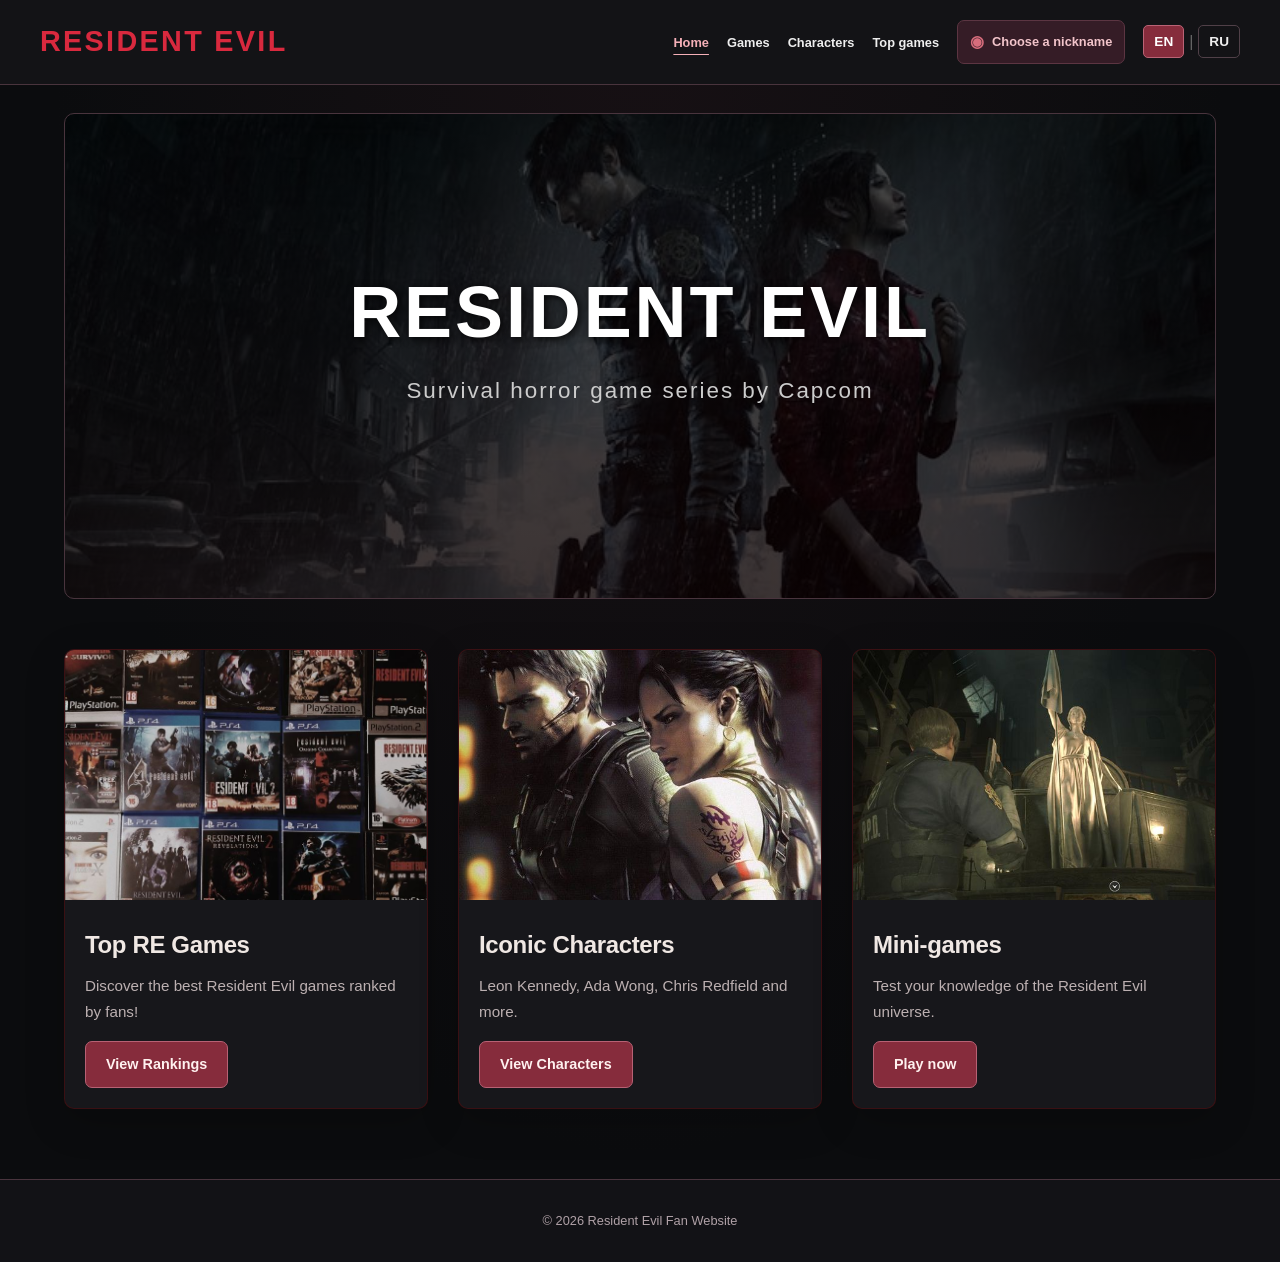
<file: index.html>
<!DOCTYPE html>
<html lang="en">
<head>
  <meta charset="UTF-8">
  <!-- Apply saved UI before the first visible frame, including slow loads. -->
  <script>document.documentElement.dataset.uiReady = 'false';</script>
  <style>html[data-ui-ready="false"] body { visibility: hidden; }</style>
  <meta name="viewport" content="width=device-width, initial-scale=1.0">
  <title>Resident Evil Series</title>
  <link rel="stylesheet" href="style.css">
  <link rel="stylesheet" href="site.css">
  <script defer blocking="render" src="script.js"></script>
  <script defer blocking="render" src="lang.js"></script>
  <script defer blocking="render" src="site-shell.js"></script>
  <script defer blocking="render" src="transition.js"></script>
  <script defer blocking="render" src="ui-ready.js"></script>
</head>
<body>

<header>
  <nav aria-label="Main navigation">
    <h1><a href="index.html" class="site-brand">Resident Evil</a></h1>
    <ul>
      <li><a href="index.html" data-translate="nav-home">Home</a></li>
      <li><a href="games.html" data-translate="nav-games">Games</a></li>
      <li><a href="characters.html" data-translate="nav-characters">Characters</a></li>
      <li><a href="top-games.html" data-translate="nav-top">Top games</a></li>
      <li class="user-profile"><a href="register.html" class="profile-link"><span class="user-icon" aria-hidden="true">◉</span><span class="user-name">Choose a nickname</span></a></li>
      <li class="lang-switcher"><button type="button" onclick="setLang('en')" class="lang-btn" id="btn-en">EN</button><span aria-hidden="true">|</span><button type="button" onclick="setLang('ru')" class="lang-btn" id="btn-ru">RU</button></li>
    </ul>
  </nav>
</header>

<main>
  <section class="hero">
    <div class="hero-content">
      <h2 data-translate="hero-title">Resident Evil</h2>
      <p data-translate="hero-subtitle">Survival horror game series by Capcom</p>
    </div>
  </section>

  <section class="cards">
    <article class="card">
      <img src="assets/images/home/re(main).jpg" alt="Top RE Games">
      <div class="card-content">
        <h3 data-translate="card-topgames-title">Top RE Games</h3>
        <p data-translate="card-topgames-desc">Discover the best Resident Evil games ranked by fans!</p>
        <a href="top-games.html" class="card-btn" data-translate="card-topgames-btn">View Rankings</a>
      </div>
    </article>

    <article class="card">
      <img src="assets/images/home/characters(main).jpg" alt="Characters">
      <div class="card-content">
        <h3 data-translate="card-characters-title">Iconic Characters</h3>
        <p data-translate="card-characters-desc">Leon Kennedy, Ada Wong, Chris Redfield and more.</p>
        <a href="characters.html" class="card-btn" data-translate="card-characters-btn">View Characters</a>
      </div>
    </article>

    <article class="card">
      <img src="assets/images/home/storyline(main).jpg" alt="Storyline">
      <div class="card-content">
        <h3 data-translate="card-story-title">Storyline</h3>
        <p data-translate="card-story-desc">Deep storylines connected across multiple games.</p>
        <a href="games.html" class="card-btn" data-translate="card-story-btn">Read Story</a>
      </div>
    </article>
  </section>
</main>

<footer>
  <p data-translate="footer-text">© 2026 Resident Evil Fan Website</p>
</footer>




</body>
</html>
</file>
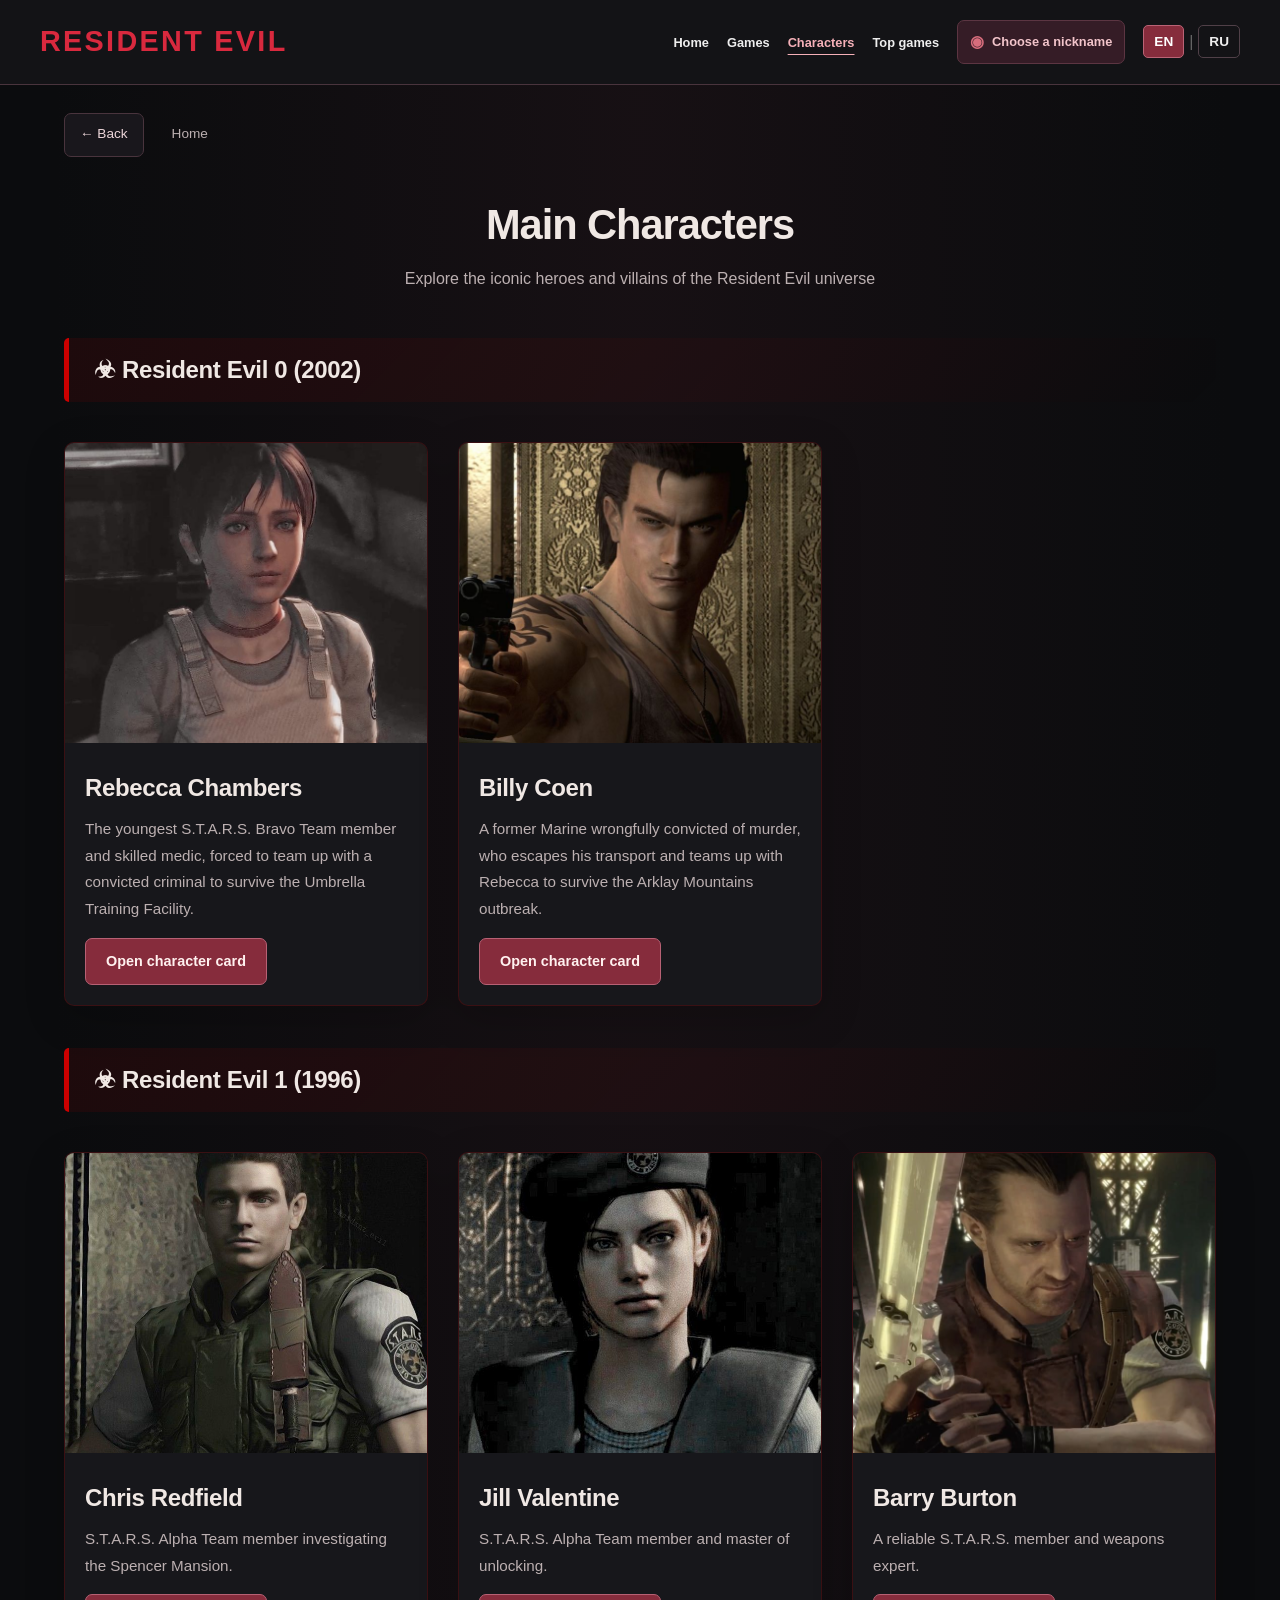
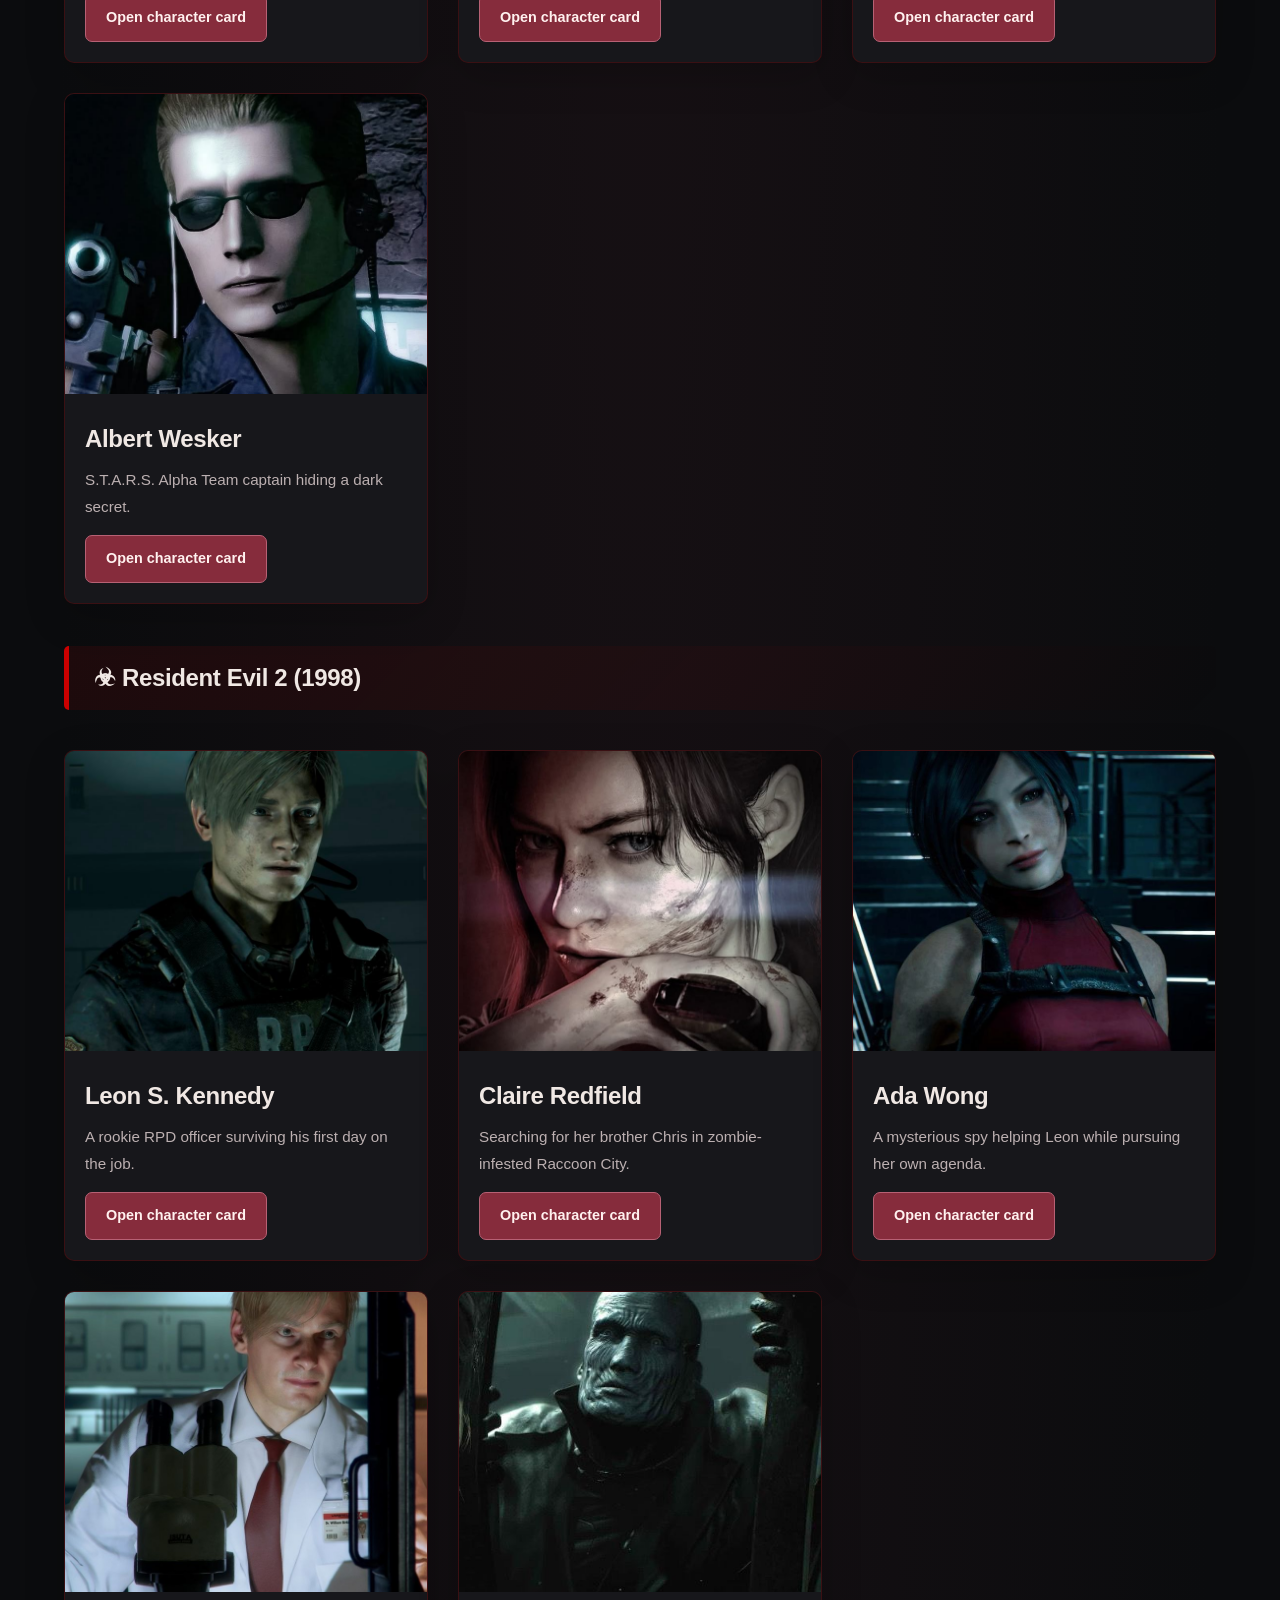
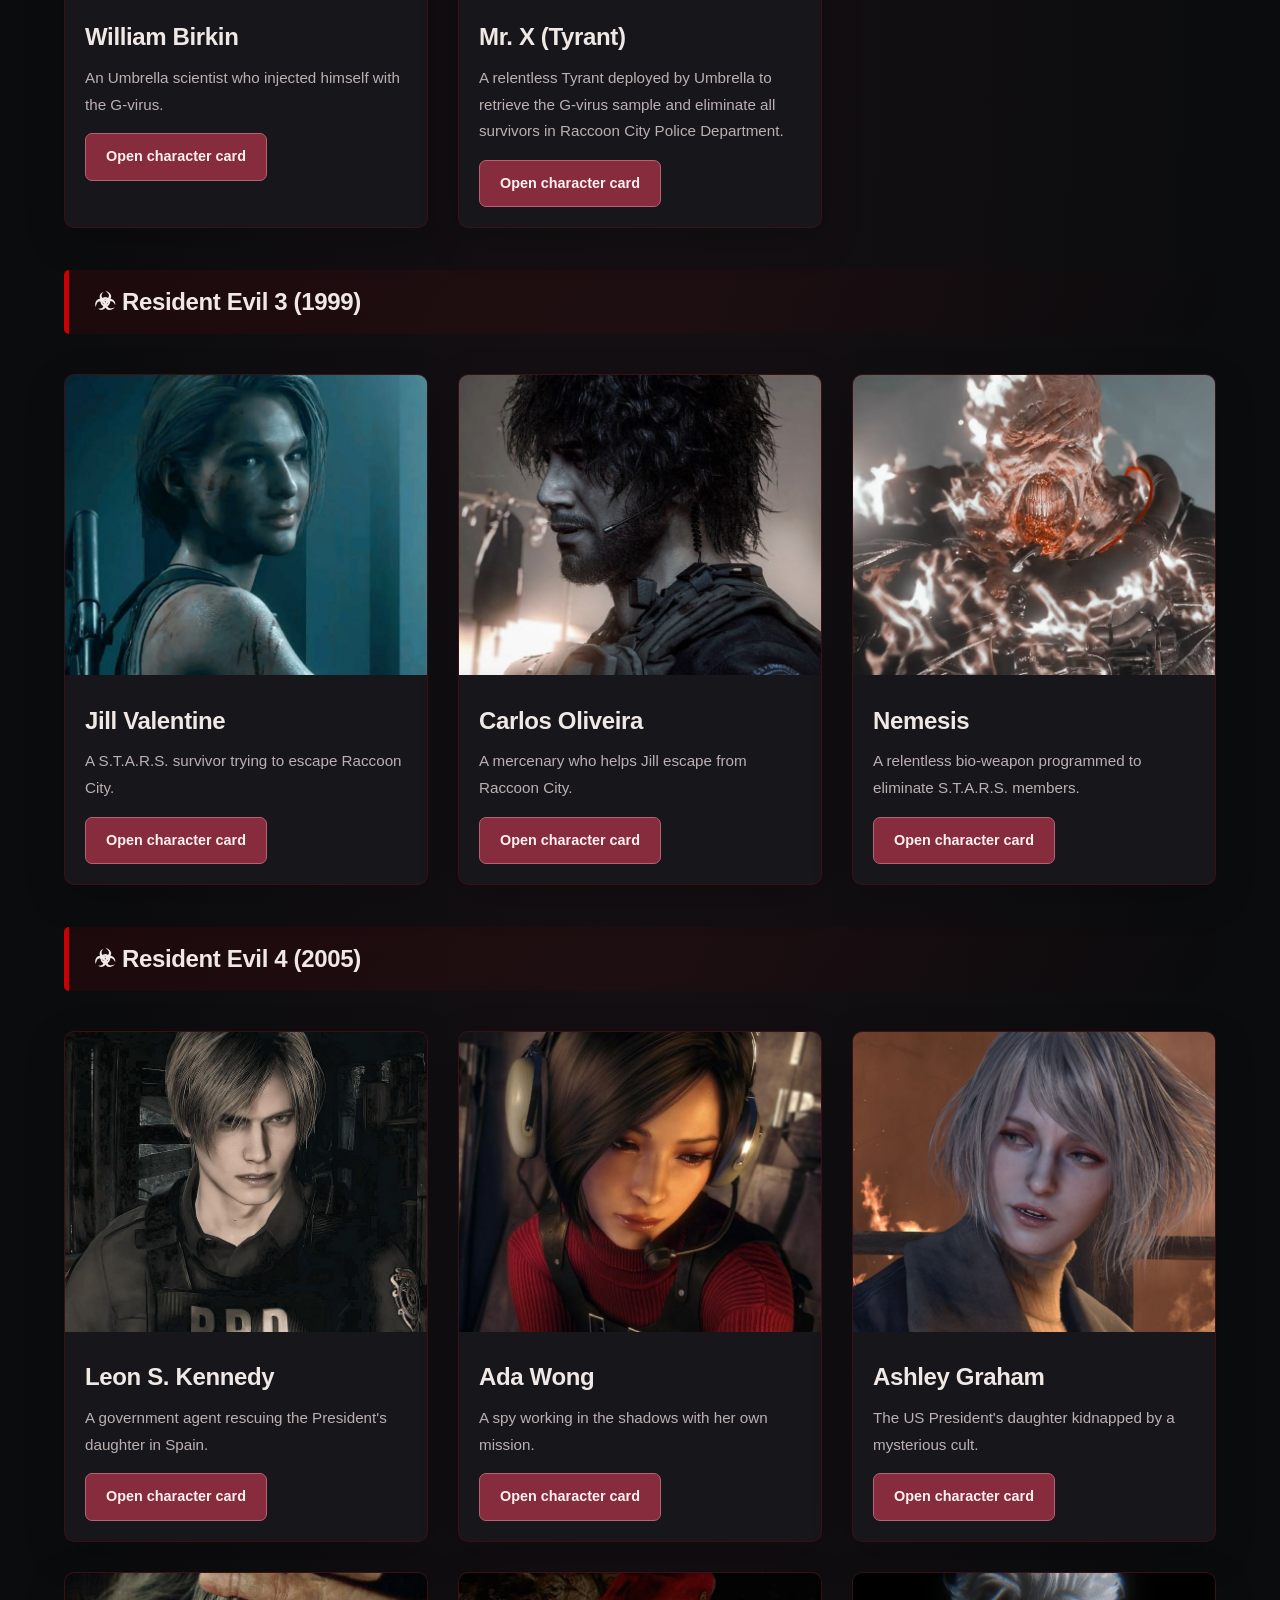
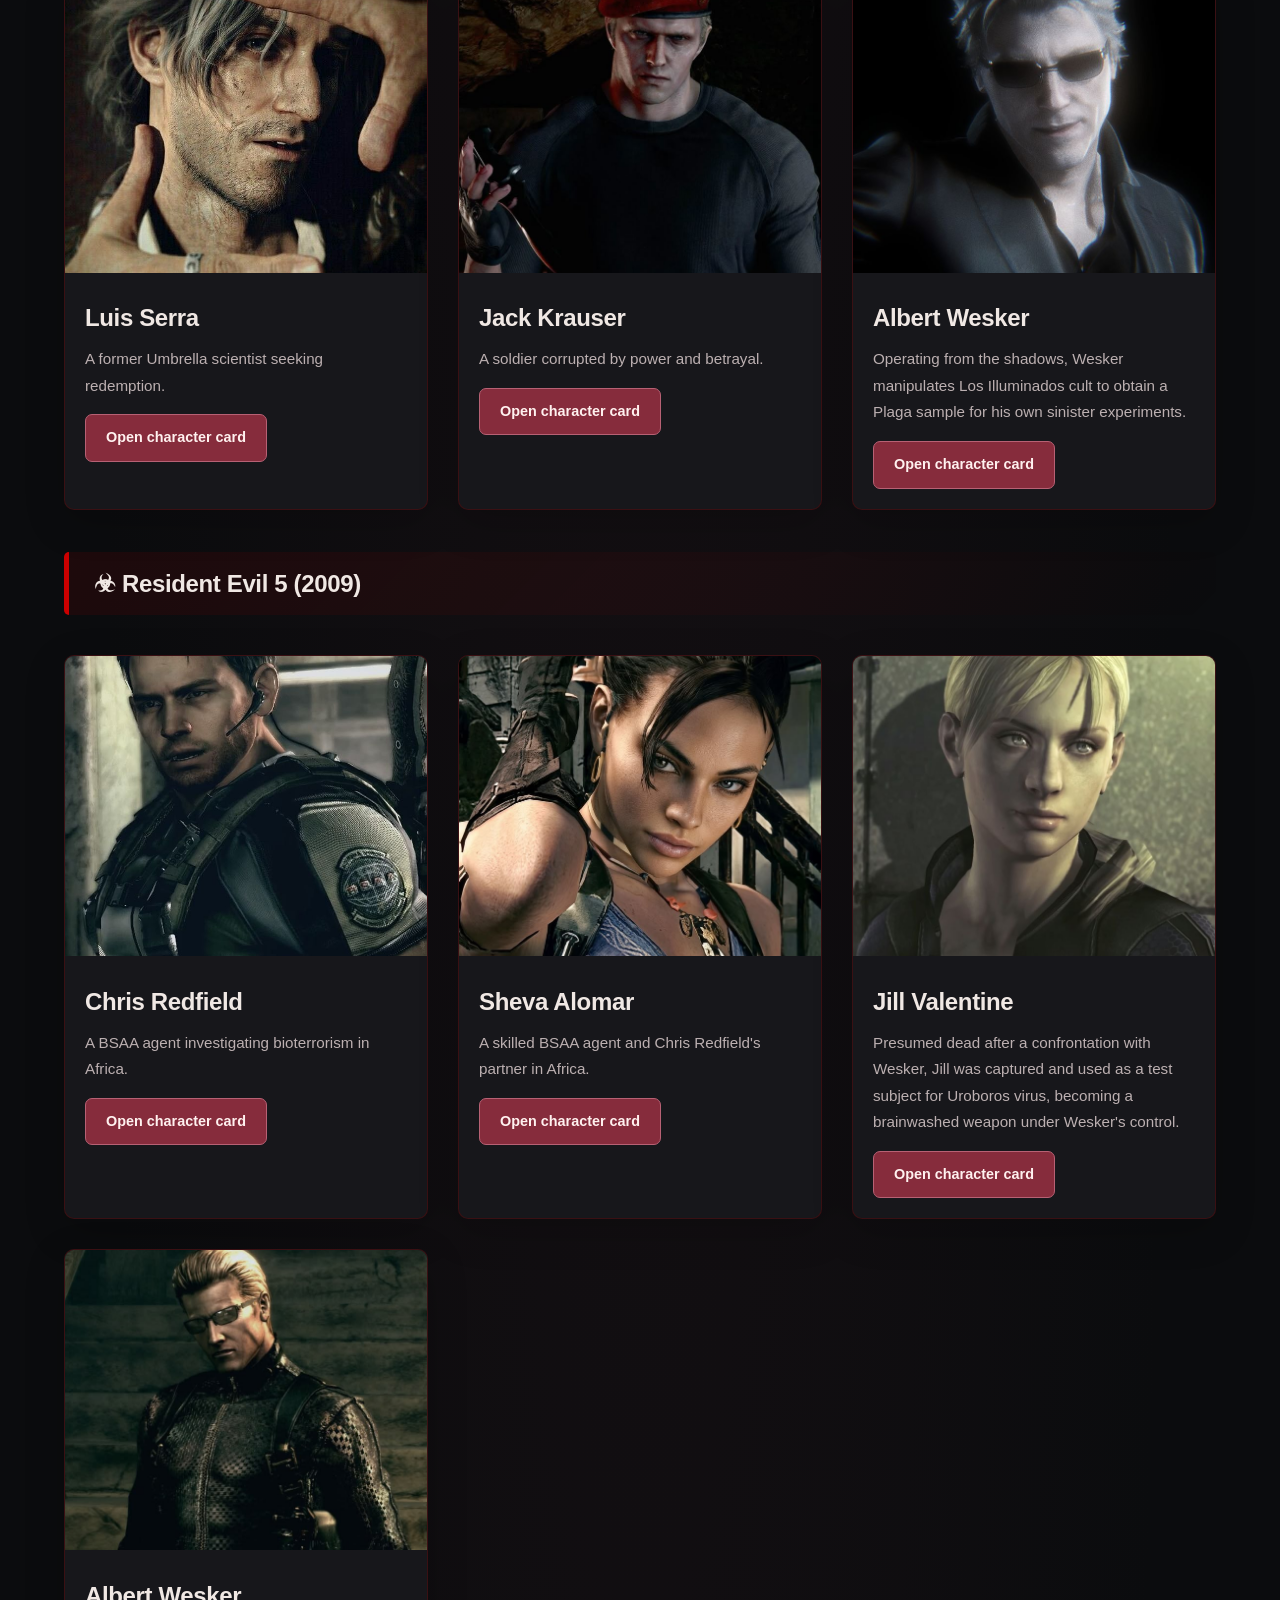
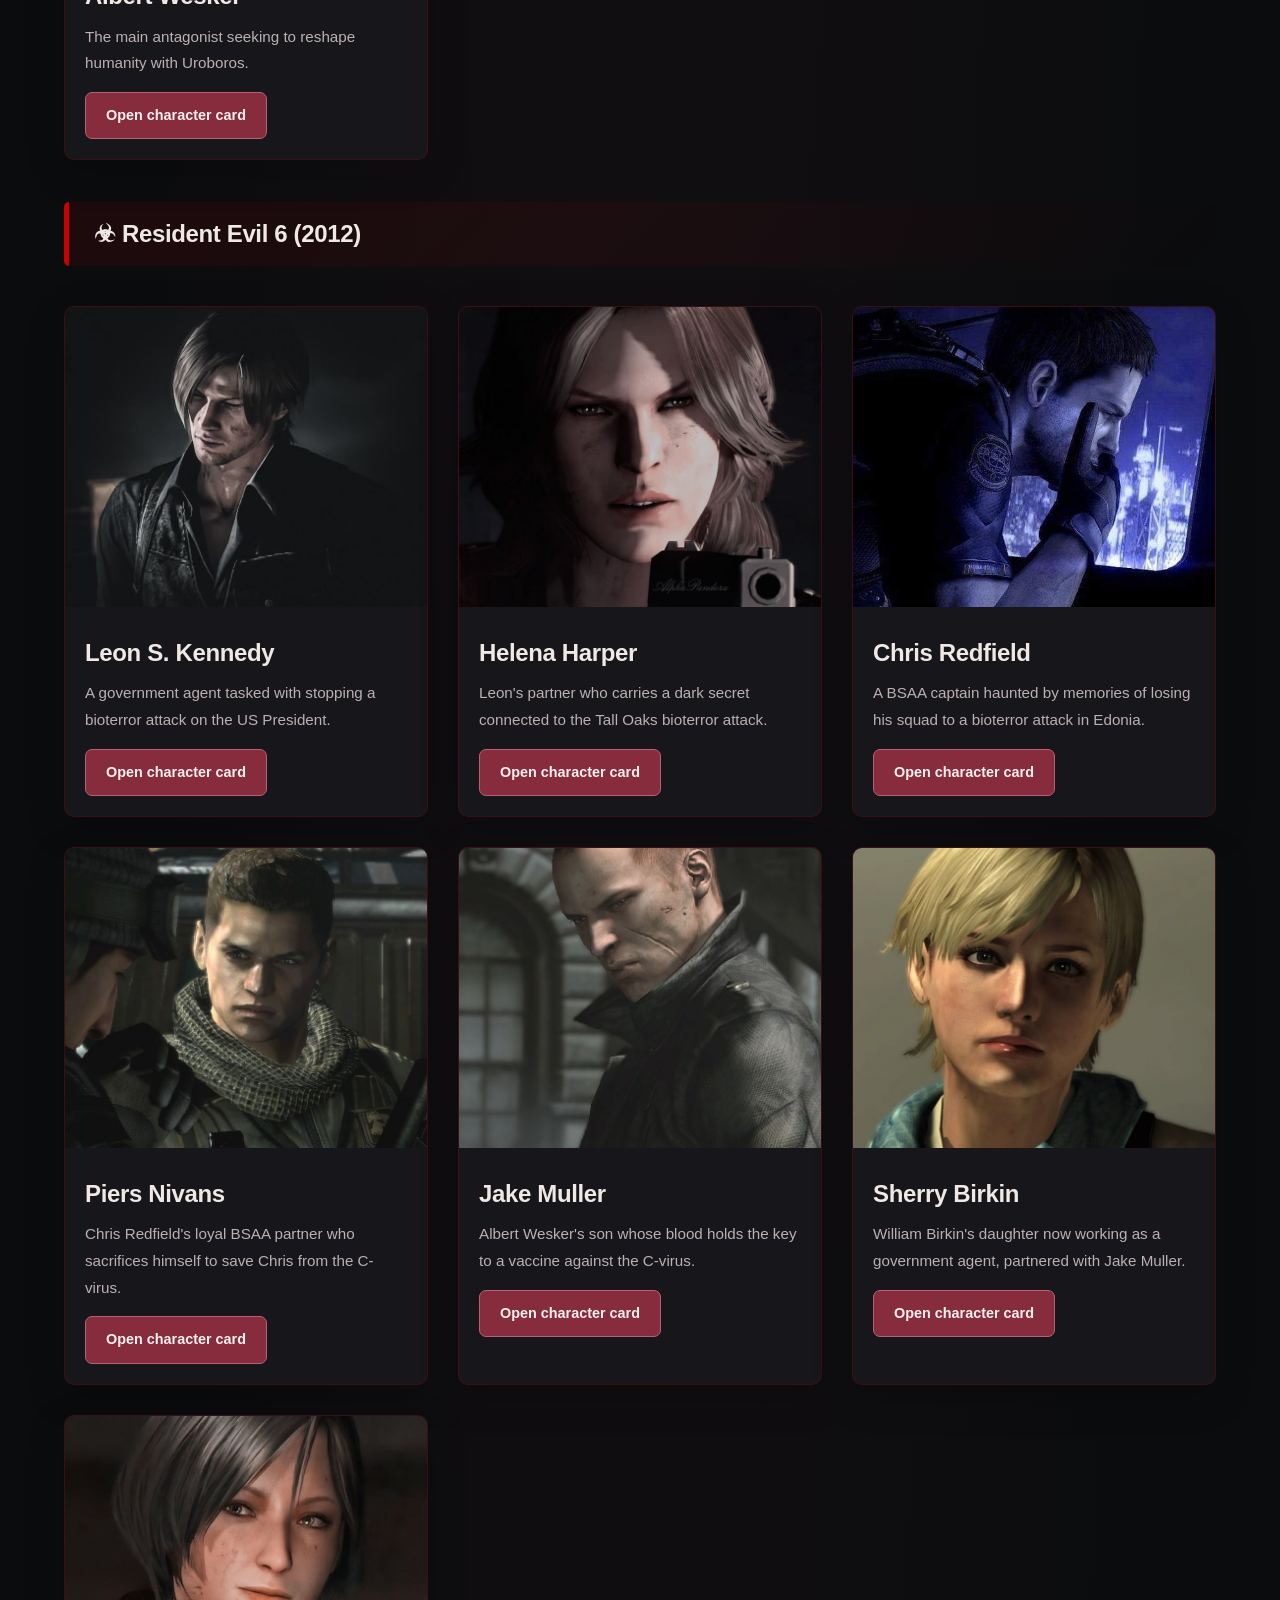
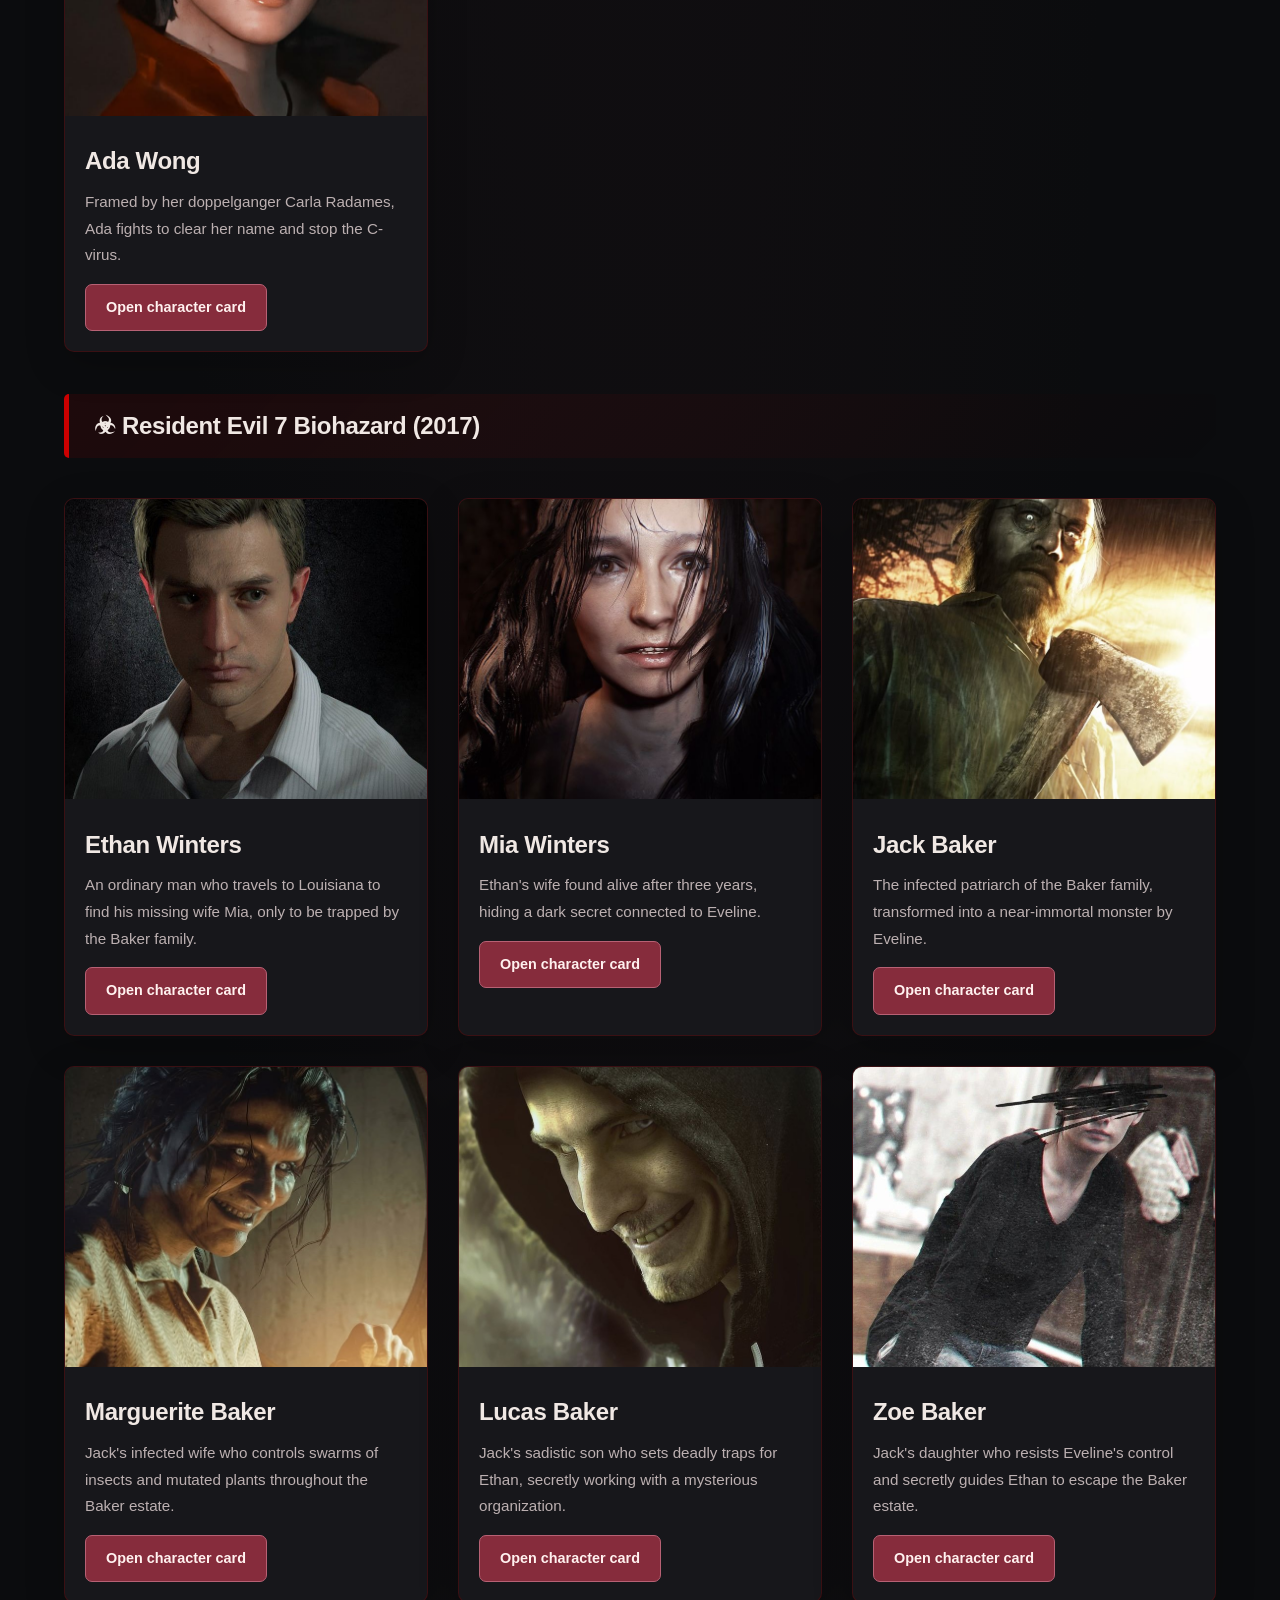
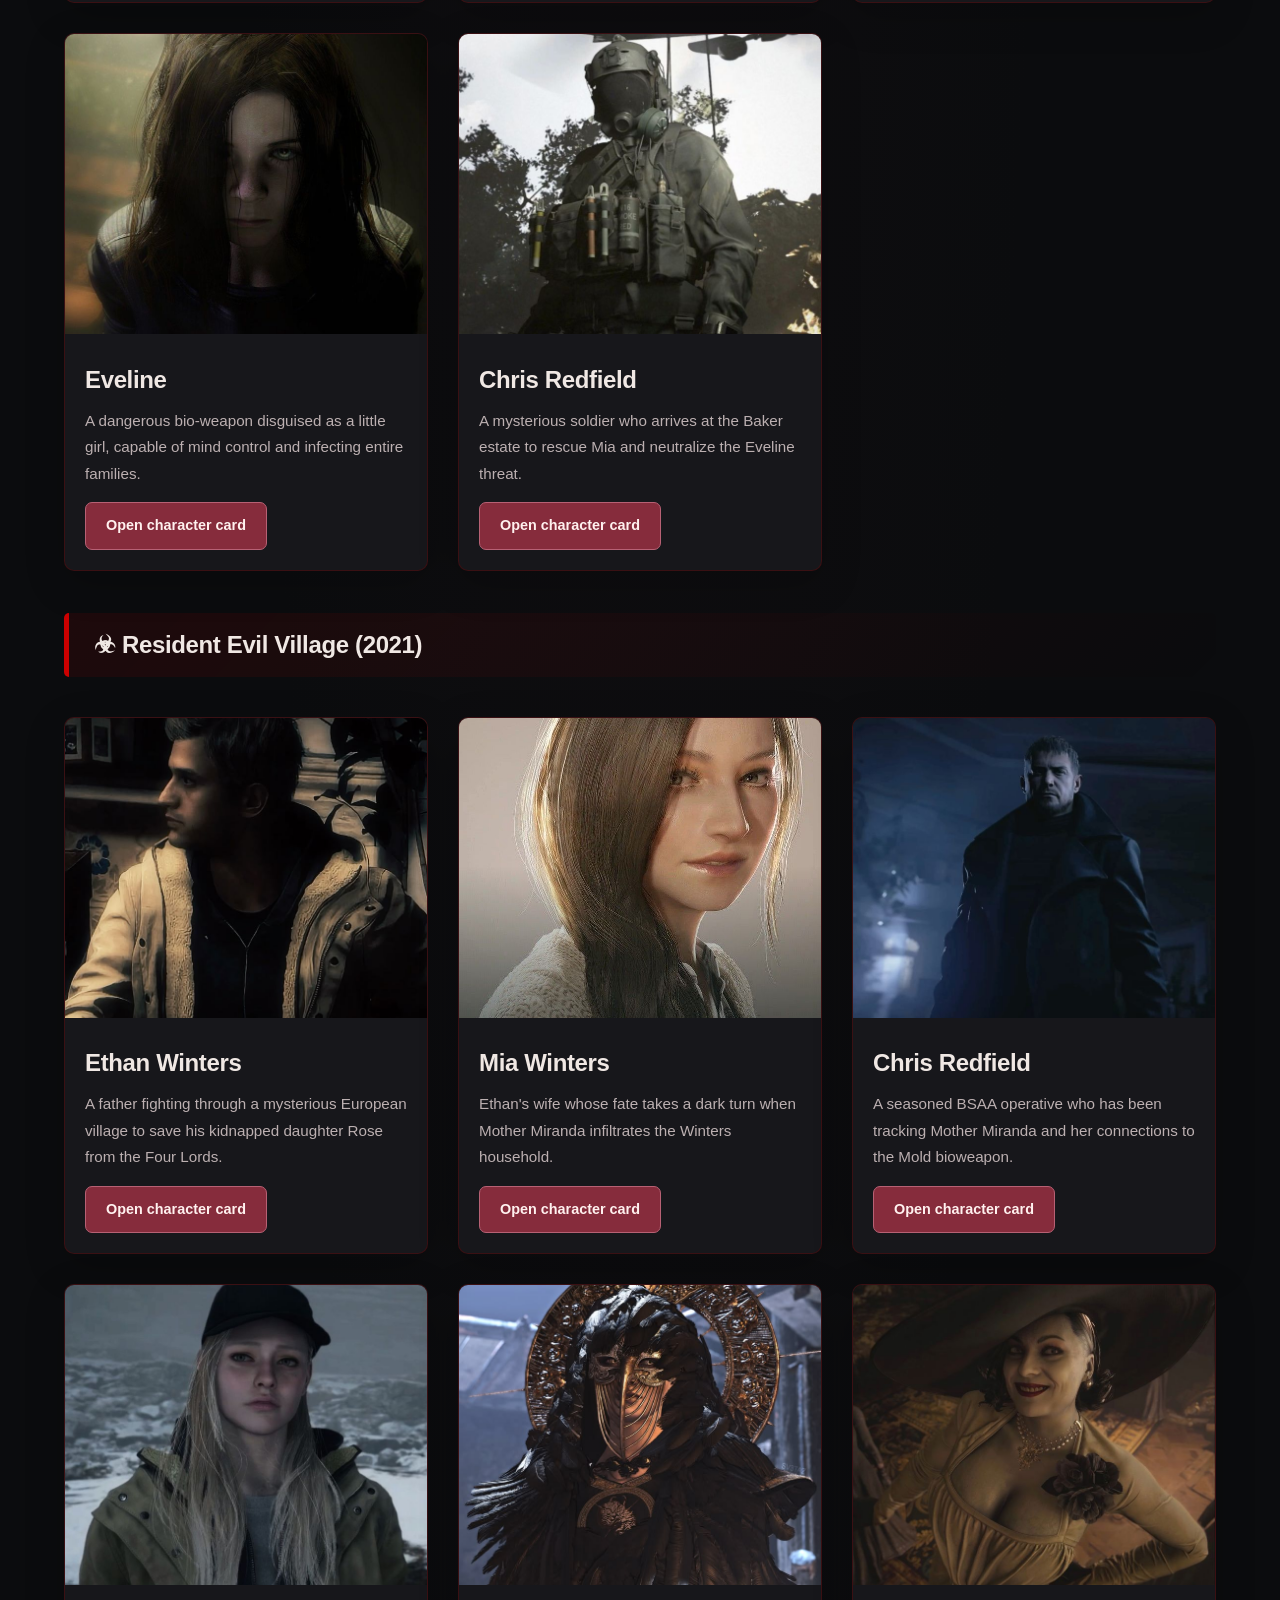
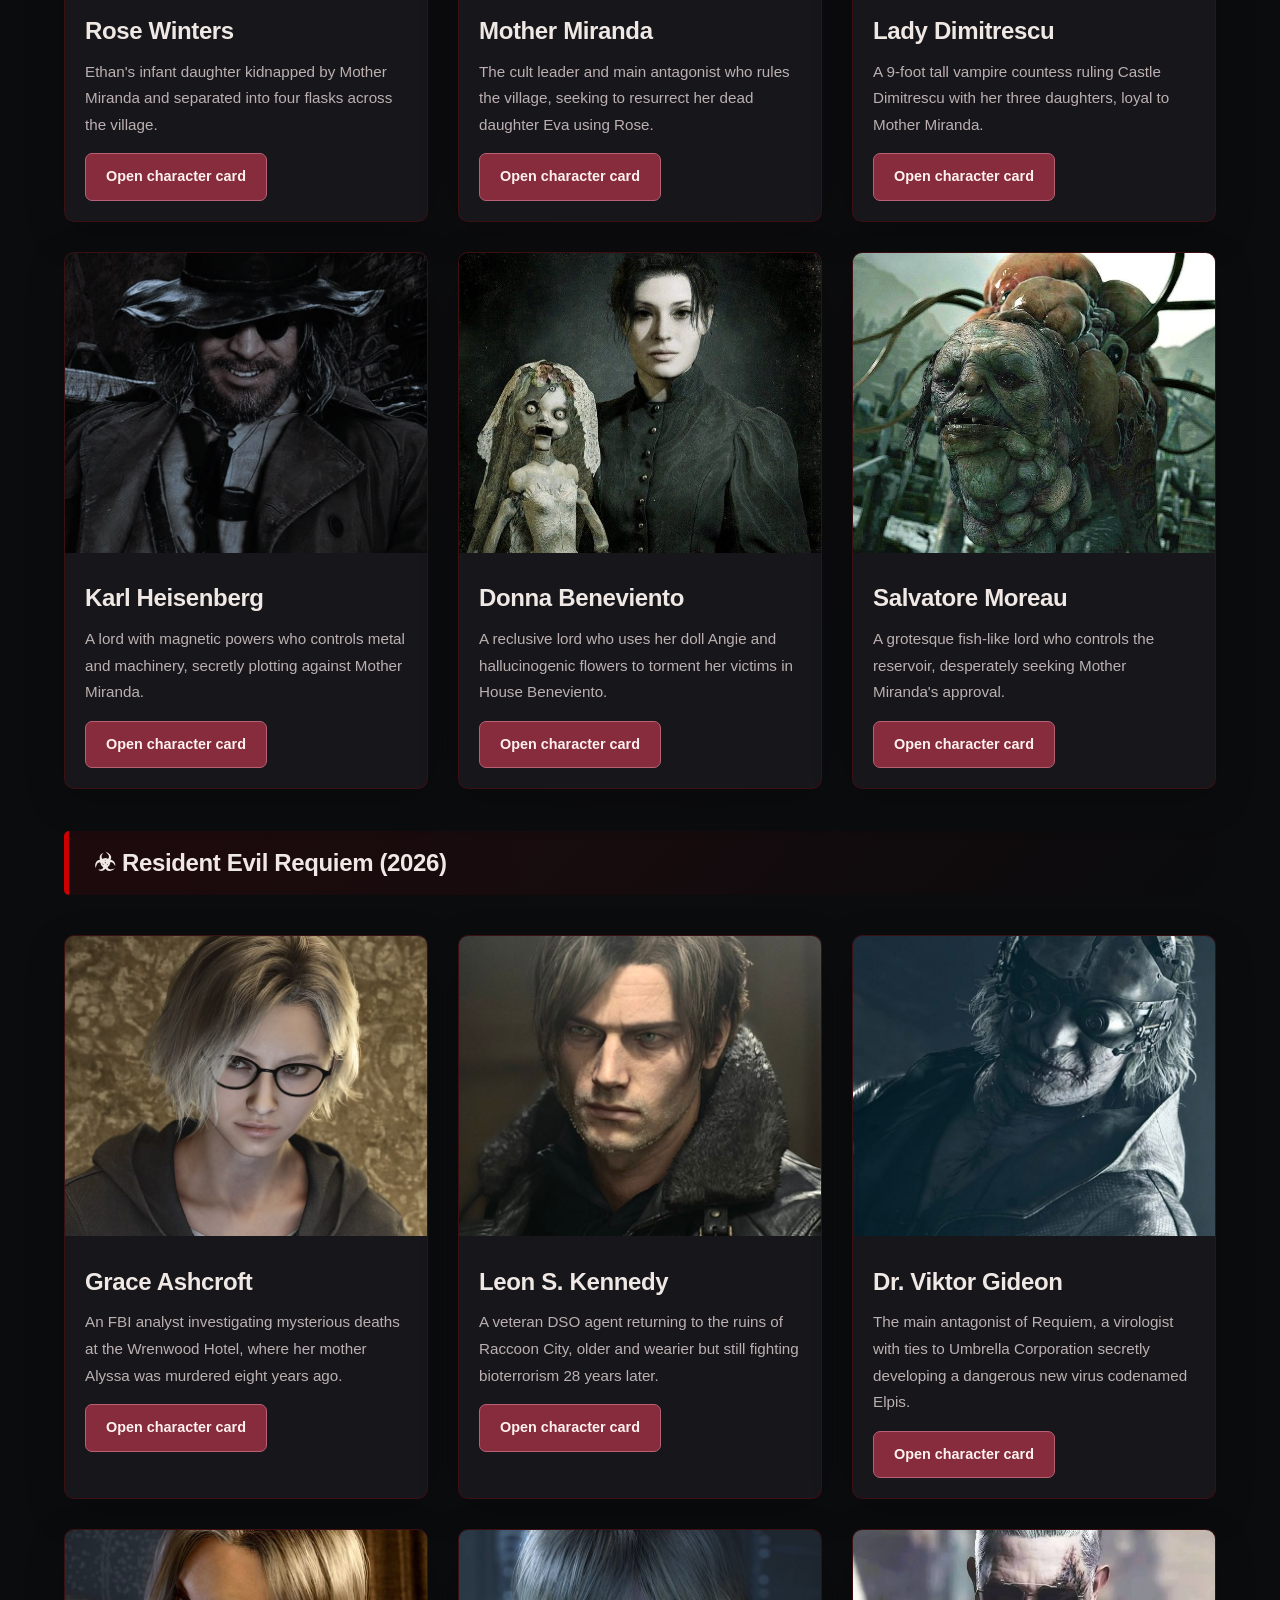
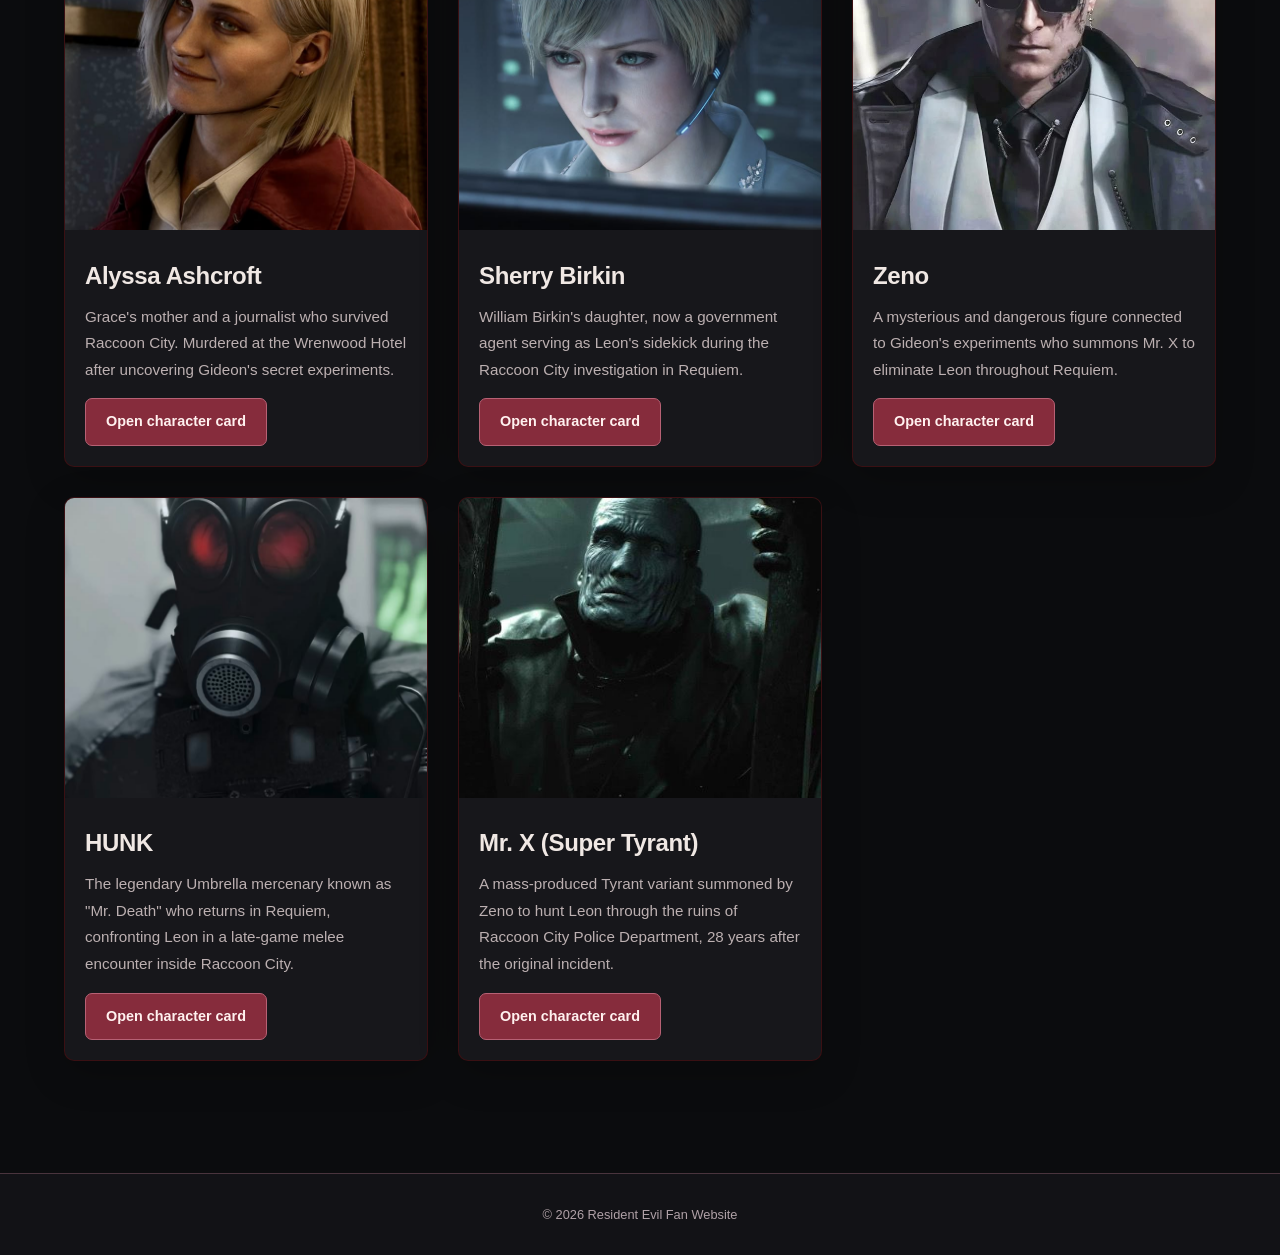
<file: characters.html>
<!DOCTYPE html>
<html lang="en">
<head>
  <meta charset="UTF-8">
  <!-- Apply saved UI before the first visible frame, including slow loads. -->
  <script>document.documentElement.dataset.uiReady = 'false';</script>
  <style>html[data-ui-ready="false"] body { visibility: hidden; }</style>
  <meta name="viewport" content="width=device-width, initial-scale=1.0">
  <title>Resident Evil Characters</title>
  <link rel="stylesheet" href="style.css">
  <link rel="stylesheet" href="characters.css">
  <link rel="stylesheet" href="site.css">
  <script defer blocking="render" src="script.js"></script>
  <script defer blocking="render" src="lang.js"></script>
  <script defer blocking="render" src="site-shell.js"></script>
  <script defer blocking="render" src="characters-l10n.js"></script>
  <script defer blocking="render" src="characters.js"></script>
  <script defer blocking="render" src="transition.js"></script>
  <script defer blocking="render" src="ui-ready.js"></script>
</head>
<body>

<header>
  <nav aria-label="Main navigation">
    <h1><a href="index.html" class="site-brand">Resident Evil</a></h1>
    <ul>
      <li><a href="index.html" data-translate="nav-home">Home</a></li>
      <li><a href="games.html" data-translate="nav-games">Games</a></li>
      <li><a href="characters.html" data-translate="nav-characters">Characters</a></li>
      <li><a href="top-games.html" data-translate="nav-top">Top games</a></li>
      <li class="user-profile"><a href="register.html" class="profile-link"><span class="user-icon" aria-hidden="true">◉</span><span class="user-name">Choose a nickname</span></a></li>
      <li class="lang-switcher"><button type="button" onclick="setLang('en')" class="lang-btn" id="btn-en">EN</button><span aria-hidden="true">|</span><button type="button" onclick="setLang('ru')" class="lang-btn" id="btn-ru">RU</button></li>
    </ul>
  </nav>
</header>

<main>
<div class="page-toolbar"><a href="index.html" class="page-back" data-page-back data-site-copy="back">← Back</a><a href="index.html" class="page-home" data-site-copy="home">Home</a></div>
  <section class="page-intro">
    <h2 data-translate="characters-title">Main Characters</h2>
    <p data-translate="characters-subtitle">Explore the iconic heroes and villains</p>
  </section>

  <!-- RE0 -->
  <div class="game-era">
    <h3 class="era-title">☣ Resident Evil 0 (2002)</h3>
    <section class="cards">

      <article class="card character-card" data-character-id="resident-evil-0-2002-rebecca-chambers" data-character-name="Rebecca Chambers">
        <img src="assets/images/characters/gallery/rebecca.jpg" alt="Rebecca Chambers">
        <div class="card-content">
          <h3>Rebecca Chambers</h3>
          <p>The youngest S.T.A.R.S. Bravo Team member and skilled medic, forced to team up with a convicted criminal to survive the Umbrella Training Facility.</p>
          <button type="button" class="card-btn">Open character card</button>
        </div>
      </article>

      <article class="card character-card" data-character-id="resident-evil-0-2002-billy-coen" data-character-name="Billy Coen">
        <img src="assets/images/characters/gallery/billy.jpg" alt="Billy Coen">
        <div class="card-content">
          <h3>Billy Coen</h3>
          <p>A former Marine wrongfully convicted of murder, who escapes his transport and teams up with Rebecca to survive the Arklay Mountains outbreak.</p>
          <button type="button" class="card-btn">Open character card</button>
        </div>
      </article>

    </section>
  </div>

  <!-- RE1 -->
  <div class="game-era">
    <h3 class="era-title">☣ Resident Evil 1 (1996)</h3>
    <section class="cards">

      <article class="card character-card" data-character-id="resident-evil-1-1996-chris-redfield" data-character-name="Chris Redfield">
        <img src="assets/images/characters/gallery/chrisRE1.jpg" alt="Chris Redfield">
        <div class="card-content">
          <h3>Chris Redfield</h3>
          <p>S.T.A.R.S. Alpha Team member investigating the Spencer Mansion.</p>
          <button type="button" class="card-btn">Open character card</button>
        </div>
      </article>

      <article class="card character-card" data-character-id="resident-evil-1-1996-jill-valentine" data-character-name="Jill Valentine">
        <img src="assets/images/characters/gallery/jillRE1.jpg" alt="Jill Valentine">
        <div class="card-content">
          <h3>Jill Valentine</h3>
          <p>S.T.A.R.S. Alpha Team member and master of unlocking.</p>
          <button type="button" class="card-btn">Open character card</button>
        </div>
      </article>

      <article class="card character-card" data-character-id="resident-evil-1-1996-barry-burton" data-character-name="Barry Burton">
        <img src="assets/images/characters/gallery/barry.jpg" alt="Barry Burton">
        <div class="card-content">
          <h3>Barry Burton</h3>
          <p>A reliable S.T.A.R.S. member and weapons expert.</p>
          <button type="button" class="card-btn">Open character card</button>
        </div>
      </article>

      <article class="card character-card" data-character-id="resident-evil-1-1996-albert-wesker" data-character-name="Albert Wesker">
        <img src="assets/images/characters/gallery/albertRE1.jpg" alt="Albert Wesker">
        <div class="card-content">
          <h3>Albert Wesker</h3>
          <p>S.T.A.R.S. Alpha Team captain hiding a dark secret.</p>
          <button type="button" class="card-btn">Open character card</button>
        </div>
      </article>

    </section>
  </div>

  <!-- RE2 -->
  <div class="game-era">
    <h3 class="era-title">☣ Resident Evil 2 (1998)</h3>
    <section class="cards">

      <article class="card character-card" data-character-id="resident-evil-2-1998-leon-s-kennedy" data-character-name="Leon S. Kennedy">
        <img src="assets/images/characters/gallery/leonRE2.jpg" alt="Leon S. Kennedy">
        <div class="card-content">
          <h3>Leon S. Kennedy</h3>
          <p>A rookie RPD officer surviving his first day on the job.</p>
          <button type="button" class="card-btn">Open character card</button>
        </div>
      </article>

      <article class="card character-card" data-character-id="resident-evil-2-1998-claire-redfield" data-character-name="Claire Redfield">
        <img src="assets/images/characters/gallery/claire.jpg" alt="Claire Redfield">
        <div class="card-content">
          <h3>Claire Redfield</h3>
          <p>Searching for her brother Chris in zombie-infested Raccoon City.</p>
          <button type="button" class="card-btn">Open character card</button>
        </div>
      </article>

      <article class="card character-card" data-character-id="resident-evil-2-1998-ada-wong" data-character-name="Ada Wong">
        <img src="assets/images/characters/gallery/adaRE2.jpg" alt="Ada Wong">
        <div class="card-content">
          <h3>Ada Wong</h3>
          <p>A mysterious spy helping Leon while pursuing her own agenda.</p>
          <button type="button" class="card-btn">Open character card</button>
        </div>
      </article>

      <article class="card character-card" data-character-id="resident-evil-2-1998-william-birkin" data-character-name="William Birkin">
        <img src="assets/images/characters/gallery/birkin.jpg" alt="William Birkin">
        <div class="card-content">
          <h3>William Birkin</h3>
          <p>An Umbrella scientist who injected himself with the G-virus.</p>
          <button type="button" class="card-btn">Open character card</button>
        </div>
      </article>

      <article class="card character-card" data-character-id="resident-evil-2-1998-mr-x-tyrant" data-character-name="Mr. X (Tyrant)">
        <img src="assets/images/characters/gallery/mrx.jpg" alt="Mr. X">
        <div class="card-content">
          <h3>Mr. X (Tyrant)</h3>
          <p>A relentless Tyrant deployed by Umbrella to retrieve the G-virus sample and eliminate all survivors in Raccoon City Police Department.</p>
          <button type="button" class="card-btn">Open character card</button>
        </div>
      </article>

    </section>
  </div>

  <!-- RE3 -->
  <div class="game-era">
    <h3 class="era-title">☣ Resident Evil 3 (1999)</h3>
    <section class="cards">

      <article class="card character-card" data-character-id="resident-evil-3-1999-jill-valentine" data-character-name="Jill Valentine">
        <img src="assets/images/characters/gallery/jill.jpg" alt="Jill Valentine">
        <div class="card-content">
          <h3>Jill Valentine</h3>
          <p>A S.T.A.R.S. survivor trying to escape Raccoon City.</p>
          <button type="button" class="card-btn">Open character card</button>
        </div>
      </article>

      <article class="card character-card" data-character-id="resident-evil-3-1999-carlos-oliveira" data-character-name="Carlos Oliveira">
        <img src="assets/images/characters/gallery/carlos.jpg" alt="Carlos Oliveira">
        <div class="card-content">
          <h3>Carlos Oliveira</h3>
          <p>A mercenary who helps Jill escape from Raccoon City.</p>
          <button type="button" class="card-btn">Open character card</button>
        </div>
      </article>

      <article class="card character-card" data-character-id="resident-evil-3-1999-nemesis" data-character-name="Nemesis">
        <img src="assets/images/characters/gallery/nemesis.jpg" alt="Nemesis">
        <div class="card-content">
          <h3>Nemesis</h3>
          <p>A relentless bio-weapon programmed to eliminate S.T.A.R.S. members.</p>
          <button type="button" class="card-btn">Open character card</button>
        </div>
      </article>

    </section>
  </div>

  <!-- RE4 -->
  <div class="game-era">
    <h3 class="era-title">☣ Resident Evil 4 (2005)</h3>
    <section class="cards">

      <article class="card character-card" data-character-id="resident-evil-4-2005-leon-s-kennedy" data-character-name="Leon S. Kennedy">
        <img src="assets/images/characters/gallery/leon.jpg" alt="Leon S. Kennedy">
        <div class="card-content">
          <h3>Leon S. Kennedy</h3>
          <p>A government agent rescuing the President's daughter in Spain.</p>
          <button type="button" class="card-btn">Open character card</button>
        </div>
      </article>

      <article class="card character-card" data-character-id="resident-evil-4-2005-ada-wong" data-character-name="Ada Wong">
        <img src="assets/images/characters/gallery/ada.jpg" alt="Ada Wong">
        <div class="card-content">
          <h3>Ada Wong</h3>
          <p>A spy working in the shadows with her own mission.</p>
          <button type="button" class="card-btn">Open character card</button>
        </div>
      </article>

      <article class="card character-card" data-character-id="resident-evil-4-2005-ashley-graham" data-character-name="Ashley Graham">
        <img src="assets/images/characters/gallery/ashley.jpg" alt="Ashley Graham">
        <div class="card-content">
          <h3>Ashley Graham</h3>
          <p>The US President's daughter kidnapped by a mysterious cult.</p>
          <button type="button" class="card-btn">Open character card</button>
        </div>
      </article>

      <article class="card character-card" data-character-id="resident-evil-4-2005-luis-serra" data-character-name="Luis Serra">
        <img src="assets/images/characters/gallery/luis.jpg" alt="Luis Serra">
        <div class="card-content">
          <h3>Luis Serra</h3>
          <p>A former Umbrella scientist seeking redemption.</p>
          <button type="button" class="card-btn">Open character card</button>
        </div>
      </article>

      <article class="card character-card" data-character-id="resident-evil-4-2005-jack-krauser" data-character-name="Jack Krauser">
        <img src="assets/images/characters/gallery/jack.jpg" alt="Jack Krauser">
        <div class="card-content">
          <h3>Jack Krauser</h3>
          <p>A soldier corrupted by power and betrayal.</p>
          <button type="button" class="card-btn">Open character card</button>
        </div>
      </article>

      <article class="card character-card" data-character-id="resident-evil-4-2005-albert-wesker" data-character-name="Albert Wesker">
        <img src="assets/images/characters/gallery/albert.jpg" alt="Albert Wesker">
        <div class="card-content">
          <h3>Albert Wesker</h3>
          <p>Operating from the shadows, Wesker manipulates Los Illuminados cult to obtain a Plaga sample for his own sinister experiments.</p>
          <button type="button" class="card-btn">Open character card</button>
        </div>
      </article>

    </section>
  </div>

  <!-- RE5 -->
  <div class="game-era">
    <h3 class="era-title">☣ Resident Evil 5 (2009)</h3>
    <section class="cards">

      <article class="card character-card" data-character-id="resident-evil-5-2009-chris-redfield" data-character-name="Chris Redfield">
        <img src="assets/images/characters/gallery/chrisRE5.jpg" alt="Chris Redfield">
        <div class="card-content">
          <h3>Chris Redfield</h3>
          <p>A BSAA agent investigating bioterrorism in Africa.</p>
          <button type="button" class="card-btn">Open character card</button>
        </div>
      </article>

      <article class="card character-card" data-character-id="resident-evil-5-2009-sheva-alomar" data-character-name="Sheva Alomar">
        <img src="assets/images/characters/gallery/sheva.jpg" alt="Sheva Alomar">
        <div class="card-content">
          <h3>Sheva Alomar</h3>
          <p>A skilled BSAA agent and Chris Redfield's partner in Africa.</p>
          <button type="button" class="card-btn">Open character card</button>
        </div>
      </article>

      <article class="card character-card" data-character-id="resident-evil-5-2009-jill-valentine" data-character-name="Jill Valentine">
        <img src="assets/images/characters/gallery/jillRE5.jpg" alt="Jill Valentine">
        <div class="card-content">
          <h3>Jill Valentine</h3>
          <p>Presumed dead after a confrontation with Wesker, Jill was captured and used as a test subject for Uroboros virus, becoming a brainwashed weapon under Wesker's control.</p>
          <button type="button" class="card-btn">Open character card</button>
        </div>
      </article>

      <article class="card character-card" data-character-id="resident-evil-5-2009-albert-wesker" data-character-name="Albert Wesker">
        <img src="assets/images/characters/gallery/albertRE5.jpg" alt="Albert Wesker">
        <div class="card-content">
          <h3>Albert Wesker</h3>
          <p>The main antagonist seeking to reshape humanity with Uroboros.</p>
          <button type="button" class="card-btn">Open character card</button>
        </div>
      </article>

    </section>
  </div>

  <!-- RE6 -->
  <div class="game-era">
    <h3 class="era-title">☣ Resident Evil 6 (2012)</h3>
    <section class="cards">

      <article class="card character-card" data-character-id="resident-evil-6-2012-leon-s-kennedy" data-character-name="Leon S. Kennedy">
        <img src="assets/images/characters/gallery/leonRE6.jpg" alt="Leon S. Kennedy">
        <div class="card-content">
          <h3>Leon S. Kennedy</h3>
          <p>A government agent tasked with stopping a bioterror attack on the US President.</p>
          <button type="button" class="card-btn">Open character card</button>
        </div>
      </article>

      <article class="card character-card" data-character-id="resident-evil-6-2012-helena-harper" data-character-name="Helena Harper">
        <img src="assets/images/characters/gallery/helena.jpg" alt="Helena Harper">
        <div class="card-content">
          <h3>Helena Harper</h3>
          <p>Leon's partner who carries a dark secret connected to the Tall Oaks bioterror attack.</p>
          <button type="button" class="card-btn">Open character card</button>
        </div>
      </article>

      <article class="card character-card" data-character-id="resident-evil-6-2012-chris-redfield" data-character-name="Chris Redfield">
        <img src="assets/images/characters/gallery/chrisRE6.jpg" alt="Chris Redfield">
        <div class="card-content">
          <h3>Chris Redfield</h3>
          <p>A BSAA captain haunted by memories of losing his squad to a bioterror attack in Edonia.</p>
          <button type="button" class="card-btn">Open character card</button>
        </div>
      </article>

      <article class="card character-card" data-character-id="resident-evil-6-2012-piers-nivans" data-character-name="Piers Nivans">
        <img src="assets/images/characters/gallery/piers.jpg" alt="Piers Nivans">
        <div class="card-content">
          <h3>Piers Nivans</h3>
          <p>Chris Redfield's loyal BSAA partner who sacrifices himself to save Chris from the C-virus.</p>
          <button type="button" class="card-btn">Open character card</button>
        </div>
      </article>

      <article class="card character-card" data-character-id="resident-evil-6-2012-jake-muller" data-character-name="Jake Muller">
        <img src="assets/images/characters/gallery/jake.jpg" alt="Jake Muller">
        <div class="card-content">
          <h3>Jake Muller</h3>
          <p>Albert Wesker's son whose blood holds the key to a vaccine against the C-virus.</p>
          <button type="button" class="card-btn">Open character card</button>
        </div>
      </article>

      <article class="card character-card" data-character-id="resident-evil-6-2012-sherry-birkin" data-character-name="Sherry Birkin">
        <img src="assets/images/characters/gallery/sherry.jpg" alt="Sherry Birkin">
        <div class="card-content">
          <h3>Sherry Birkin</h3>
          <p>William Birkin's daughter now working as a government agent, partnered with Jake Muller.</p>
          <button type="button" class="card-btn">Open character card</button>
        </div>
      </article>

      <article class="card character-card" data-character-id="resident-evil-6-2012-ada-wong" data-character-name="Ada Wong">
        <img src="assets/images/characters/gallery/adaRE6.jpg" alt="Ada Wong">
        <div class="card-content">
          <h3>Ada Wong</h3>
          <p>Framed by her doppelganger Carla Radames, Ada fights to clear her name and stop the C-virus.</p>
          <button type="button" class="card-btn">Open character card</button>
        </div>
      </article>

    </section>
  </div>

  <!-- RE7 -->
  <div class="game-era">
    <h3 class="era-title">☣ Resident Evil 7 Biohazard (2017)</h3>
    <section class="cards">

      <article class="card character-card" data-character-id="resident-evil-7-biohazard-2017-ethan-winters" data-character-name="Ethan Winters">
        <img src="assets/images/characters/gallery/ethanRE7.jpg" alt="Ethan Winters">
        <div class="card-content">
          <h3>Ethan Winters</h3>
          <p>An ordinary man who travels to Louisiana to find his missing wife Mia, only to be trapped by the Baker family.</p>
          <button type="button" class="card-btn">Open character card</button>
        </div>
      </article>

      <article class="card character-card" data-character-id="resident-evil-7-biohazard-2017-mia-winters" data-character-name="Mia Winters">
        <img src="assets/images/characters/gallery/miaRE7.jpg" alt="Mia Winters">
        <div class="card-content">
          <h3>Mia Winters</h3>
          <p>Ethan's wife found alive after three years, hiding a dark secret connected to Eveline.</p>
          <button type="button" class="card-btn">Open character card</button>
        </div>
      </article>

      <article class="card character-card" data-character-id="resident-evil-7-biohazard-2017-jack-baker" data-character-name="Jack Baker">
        <img src="assets/images/characters/gallery/jack_baker.jpg" alt="Jack Baker">
        <div class="card-content">
          <h3>Jack Baker</h3>
          <p>The infected patriarch of the Baker family, transformed into a near-immortal monster by Eveline.</p>
          <button type="button" class="card-btn">Open character card</button>
        </div>
      </article>

      <article class="card character-card" data-character-id="resident-evil-7-biohazard-2017-marguerite-baker" data-character-name="Marguerite Baker">
        <img src="assets/images/characters/gallery/marguerite.jpg" alt="Marguerite Baker">
        <div class="card-content">
          <h3>Marguerite Baker</h3>
          <p>Jack's infected wife who controls swarms of insects and mutated plants throughout the Baker estate.</p>
          <button type="button" class="card-btn">Open character card</button>
        </div>
      </article>

      <article class="card character-card" data-character-id="resident-evil-7-biohazard-2017-lucas-baker" data-character-name="Lucas Baker">
        <img src="assets/images/characters/gallery/lucas.jpg" alt="Lucas Baker">
        <div class="card-content">
          <h3>Lucas Baker</h3>
          <p>Jack's sadistic son who sets deadly traps for Ethan, secretly working with a mysterious organization.</p>
          <button type="button" class="card-btn">Open character card</button>
        </div>
      </article>

      <article class="card character-card" data-character-id="resident-evil-7-biohazard-2017-zoe-baker" data-character-name="Zoe Baker">
        <img src="assets/images/characters/gallery/zoe.jpg" alt="Zoe Baker">
        <div class="card-content">
          <h3>Zoe Baker</h3>
          <p>Jack's daughter who resists Eveline's control and secretly guides Ethan to escape the Baker estate.</p>
          <button type="button" class="card-btn">Open character card</button>
        </div>
      </article>

      <article class="card character-card" data-character-id="resident-evil-7-biohazard-2017-eveline" data-character-name="Eveline">
        <img src="assets/images/characters/gallery/eveline.jpg" alt="Eveline">
        <div class="card-content">
          <h3>Eveline</h3>
          <p>A dangerous bio-weapon disguised as a little girl, capable of mind control and infecting entire families.</p>
          <button type="button" class="card-btn">Open character card</button>
        </div>
      </article>

      <article class="card character-card" data-character-id="resident-evil-7-biohazard-2017-chris-redfield" data-character-name="Chris Redfield">
        <img src="assets/images/characters/gallery/chrisRE7.jpg" alt="Chris Redfield">
        <div class="card-content">
          <h3>Chris Redfield</h3>
          <p>A mysterious soldier who arrives at the Baker estate to rescue Mia and neutralize the Eveline threat.</p>
          <button type="button" class="card-btn">Open character card</button>
        </div>
      </article>

    </section>
  </div>

  <!-- RE8 Village -->
  <div class="game-era">
    <h3 class="era-title">☣ Resident Evil Village (2021)</h3>
    <section class="cards">

      <article class="card character-card" data-character-id="resident-evil-village-2021-ethan-winters" data-character-name="Ethan Winters">
        <img src="assets/images/characters/gallery/ethan.jpg" alt="Ethan Winters">
        <div class="card-content">
          <h3>Ethan Winters</h3>
          <p>A father fighting through a mysterious European village to save his kidnapped daughter Rose from the Four Lords.</p>
          <button type="button" class="card-btn">Open character card</button>
        </div>
      </article>

      <article class="card character-card" data-character-id="resident-evil-village-2021-mia-winters" data-character-name="Mia Winters">
        <img src="assets/images/characters/gallery/mia.jpg" alt="Mia Winters">
        <div class="card-content">
          <h3>Mia Winters</h3>
          <p>Ethan's wife whose fate takes a dark turn when Mother Miranda infiltrates the Winters household.</p>
          <button type="button" class="card-btn">Open character card</button>
        </div>
      </article>

      <article class="card character-card" data-character-id="resident-evil-village-2021-chris-redfield" data-character-name="Chris Redfield">
        <img src="assets/images/characters/gallery/chris.jpg" alt="Chris Redfield">
        <div class="card-content">
          <h3>Chris Redfield</h3>
          <p>A seasoned BSAA operative who has been tracking Mother Miranda and her connections to the Mold bioweapon.</p>
          <button type="button" class="card-btn">Open character card</button>
        </div>
      </article>

      <article class="card character-card" data-character-id="resident-evil-village-2021-rose-winters" data-character-name="Rose Winters">
        <img src="assets/images/characters/gallery/rose.jpg" alt="Rose Winters">
        <div class="card-content">
          <h3>Rose Winters</h3>
          <p>Ethan's infant daughter kidnapped by Mother Miranda and separated into four flasks across the village.</p>
          <button type="button" class="card-btn">Open character card</button>
        </div>
      </article>

      <article class="card character-card" data-character-id="resident-evil-village-2021-mother-miranda" data-character-name="Mother Miranda">
        <img src="assets/images/characters/gallery/miranda.jpg" alt="Mother Miranda">
        <div class="card-content">
          <h3>Mother Miranda</h3>
          <p>The cult leader and main antagonist who rules the village, seeking to resurrect her dead daughter Eva using Rose.</p>
          <button type="button" class="card-btn">Open character card</button>
        </div>
      </article>

      <article class="card character-card" data-character-id="resident-evil-village-2021-lady-dimitrescu" data-character-name="Lady Dimitrescu">
        <img src="assets/images/characters/gallery/lady.jpg" alt="Alcina Dimitrescu">
        <div class="card-content">
          <h3>Lady Dimitrescu</h3>
          <p>A 9-foot tall vampire countess ruling Castle Dimitrescu with her three daughters, loyal to Mother Miranda.</p>
          <button type="button" class="card-btn">Open character card</button>
        </div>
      </article>

      <article class="card character-card" data-character-id="resident-evil-village-2021-karl-heisenberg" data-character-name="Karl Heisenberg">
        <img src="assets/images/characters/gallery/karl.jpg" alt="Karl Heisenberg">
        <div class="card-content">
          <h3>Karl Heisenberg</h3>
          <p>A lord with magnetic powers who controls metal and machinery, secretly plotting against Mother Miranda.</p>
          <button type="button" class="card-btn">Open character card</button>
        </div>
      </article>

      <article class="card character-card" data-character-id="resident-evil-village-2021-donna-beneviento" data-character-name="Donna Beneviento">
        <img src="assets/images/characters/gallery/donna.jpg" alt="Donna Beneviento">
        <div class="card-content">
          <h3>Donna Beneviento</h3>
          <p>A reclusive lord who uses her doll Angie and hallucinogenic flowers to torment her victims in House Beneviento.</p>
          <button type="button" class="card-btn">Open character card</button>
        </div>
      </article>

      <article class="card character-card" data-character-id="resident-evil-village-2021-salvatore-moreau" data-character-name="Salvatore Moreau">
        <img src="assets/images/characters/gallery/moreau.jpg" alt="Salvatore Moreau">
        <div class="card-content">
          <h3>Salvatore Moreau</h3>
          <p>A grotesque fish-like lord who controls the reservoir, desperately seeking Mother Miranda's approval.</p>
          <button type="button" class="card-btn">Open character card</button>
        </div>
      </article>

    </section>
  </div>

  <!-- RE Requiem -->
  <div class="game-era">
    <h3 class="era-title">☣ Resident Evil Requiem (2026)</h3>
    <section class="cards">

      <article class="card character-card" data-character-id="resident-evil-requiem-2026-grace-ashcroft" data-character-name="Grace Ashcroft">
        <img src="assets/images/characters/gallery/grace.jpg" alt="Grace Ashcroft">
        <div class="card-content">
          <h3>Grace Ashcroft</h3>
          <p>An FBI analyst investigating mysterious deaths at the Wrenwood Hotel, where her mother Alyssa was murdered eight years ago.</p>
          <button type="button" class="card-btn">Open character card</button>
        </div>
      </article>

      <article class="card character-card" data-character-id="resident-evil-requiem-2026-leon-s-kennedy" data-character-name="Leon S. Kennedy">
        <img src="assets/images/characters/gallery/leonRE9.jpg" alt="Leon S. Kennedy">
        <div class="card-content">
          <h3>Leon S. Kennedy</h3>
          <p>A veteran DSO agent returning to the ruins of Raccoon City, older and wearier but still fighting bioterrorism 28 years later.</p>
          <button type="button" class="card-btn">Open character card</button>
        </div>
      </article>

      <article class="card character-card" data-character-id="resident-evil-requiem-2026-dr-viktor-gideon" data-character-name="Dr. Viktor Gideon">
        <img src="assets/images/characters/gallery/gideon.jpg" alt="Dr. Viktor Gideon">
        <div class="card-content">
          <h3>Dr. Viktor Gideon</h3>
          <p>The main antagonist of Requiem, a virologist with ties to Umbrella Corporation secretly developing a dangerous new virus codenamed Elpis.</p>
          <button type="button" class="card-btn">Open character card</button>
        </div>
      </article>

      <article class="card character-card" data-character-id="resident-evil-requiem-2026-alyssa-ashcroft" data-character-name="Alyssa Ashcroft">
        <img src="assets/images/characters/gallery/alyssa.jpg" alt="Alyssa Ashcroft">
        <div class="card-content">
          <h3>Alyssa Ashcroft</h3>
          <p>Grace's mother and a journalist who survived Raccoon City. Murdered at the Wrenwood Hotel after uncovering Gideon's secret experiments.</p>
          <button type="button" class="card-btn">Open character card</button>
        </div>
      </article>

      <article class="card character-card" data-character-id="resident-evil-requiem-2026-sherry-birkin" data-character-name="Sherry Birkin">
        <img src="assets/images/characters/gallery/sherryRE9.jpg" alt="Sherry Birkin">
        <div class="card-content">
          <h3>Sherry Birkin</h3>
          <p>William Birkin's daughter, now a government agent serving as Leon's sidekick during the Raccoon City investigation in Requiem.</p>
          <button type="button" class="card-btn">Open character card</button>
        </div>
      </article>

      <article class="card character-card" data-character-id="resident-evil-requiem-2026-zeno" data-character-name="Zeno">
        <img src="assets/images/characters/gallery/zeno.jpg" alt="Zeno">
        <div class="card-content">
          <h3>Zeno</h3>
          <p>A mysterious and dangerous figure connected to Gideon's experiments who summons Mr. X to eliminate Leon throughout Requiem.</p>
          <button type="button" class="card-btn">Open character card</button>
        </div>
      </article>

      <article class="card character-card" data-character-id="resident-evil-requiem-2026-hunk" data-character-name="HUNK">
        <img src="assets/images/characters/gallery/hunkRE9.jpg" alt="HUNK">
        <div class="card-content">
          <h3>HUNK</h3>
          <p>The legendary Umbrella mercenary known as "Mr. Death" who returns in Requiem, confronting Leon in a late-game melee encounter inside Raccoon City.</p>
          <button type="button" class="card-btn">Open character card</button>
        </div>
      </article>

      <article class="card character-card" data-character-id="resident-evil-requiem-2026-mr-x-super-tyrant" data-character-name="Mr. X (Super Tyrant)">
        <img src="assets/images/characters/gallery/mrx.jpg" alt="Mr. X Tyrant">
        <div class="card-content">
          <h3>Mr. X (Super Tyrant)</h3>
          <p>A mass-produced Tyrant variant summoned by Zeno to hunt Leon through the ruins of Raccoon City Police Department, 28 years after the original incident.</p>
          <button type="button" class="card-btn">Open character card</button>
        </div>
      </article>

    </section>
  </div>

</main>

<footer>
  <p data-translate="footer-text">© 2026 Resident Evil Fan Website</p>
</footer>




</body>
</html>
</file>
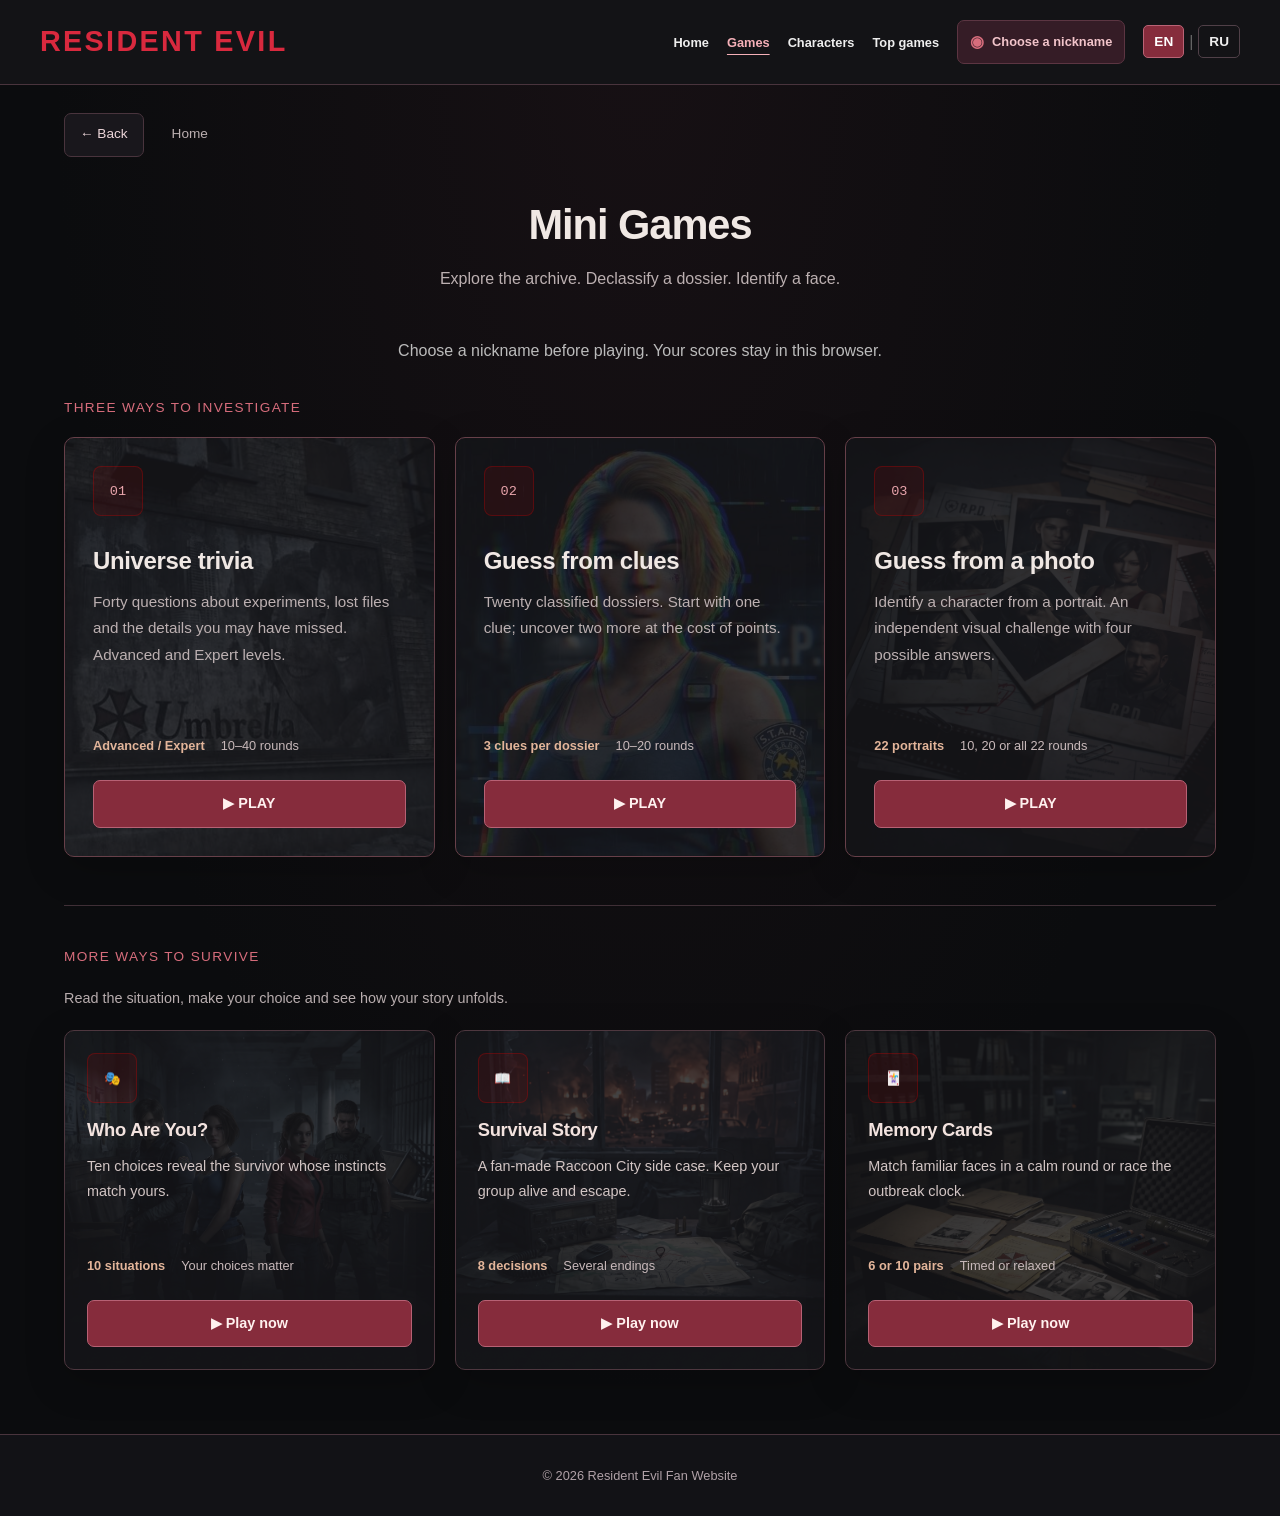
<file: games.html>
<!DOCTYPE html>
<html lang="en">
<head>
  <meta charset="UTF-8">
  <!-- Apply saved UI before the first visible frame, including slow loads. -->
  <script>document.documentElement.dataset.uiReady = 'false';</script>
  <style>html[data-ui-ready="false"] body { visibility: hidden; }</style>
  <meta name="viewport" content="width=device-width, initial-scale=1.0">
  <title>Games - Resident Evil Series</title>
  <link rel="stylesheet" href="style.css"><link rel="stylesheet" href="mini-games.css">
  <link rel="stylesheet" href="site.css">
  <script defer blocking="render" src="script.js"></script>
  <script defer blocking="render" src="lang.js"></script>
  <script defer blocking="render" src="site-shell.js"></script>
  <script defer blocking="render" src="transition.js"></script>
  <script defer blocking="render" src="ui-ready.js"></script>
</head>
<body class="mini-games-page">

<header>
  <nav aria-label="Main navigation">
    <h1><a href="index.html" class="site-brand">Resident Evil</a></h1>
    <ul>
      <li><a href="index.html" data-translate="nav-home">Home</a></li>
      <li><a href="games.html" data-translate="nav-games">Games</a></li>
      <li><a href="characters.html" data-translate="nav-characters">Characters</a></li>
      <li><a href="top-games.html" data-translate="nav-top">Top games</a></li>
      <li class="user-profile"><a href="register.html" class="profile-link"><span class="user-icon" aria-hidden="true">◉</span><span class="user-name">Choose a nickname</span></a></li>
      <li class="lang-switcher"><button type="button" onclick="setLang('en')" class="lang-btn" id="btn-en">EN</button><span aria-hidden="true">|</span><button type="button" onclick="setLang('ru')" class="lang-btn" id="btn-ru">RU</button></li>
    </ul>
  </nav>
</header>

<main class="mini-games-main">
<div class="page-toolbar"><a href="index.html" class="page-back" data-page-back data-site-copy="back">← Back</a><a href="index.html" class="page-home" data-site-copy="home">Home</a></div>
  <section class="page-intro">
    <h2 data-translate="mini-games-title">☣ Mini Games</h2>
    <p data-translate="mini-games-subtitle">Choose your game and test your knowledge!</p>
  </section>

  <p class="game-note" data-translate="guest-note">Play as a guest. Your best scores stay in this browser.</p>
  <h3 class="games-section-title" data-translate="games-ready">Three ways to investigate</h3>
  <section class="mini-games-grid" aria-label="Playable challenges">
    <article class="mini-game-card card-trivia">
      <div class="mini-game-icon">01</div>
      <div class="mini-game-info">
        <h3 data-translate="game-trivia-title">RE Trivia</h3>
        <p data-translate="game-trivia-desc">Test your knowledge about the Resident Evil lore!</p>
        <div class="mini-game-meta">
          <span class="mini-game-difficulty" data-translate="game-trivia-diff">⭐⭐ Medium</span>
          <span class="mini-game-time" data-translate="game-trivia-time">40 questions</span>
        </div>
        <a href="trivia.html" class="play-btn" data-translate="play-btn">▶ PLAY</a>
      </div>
    </article>

    <article class="mini-game-card card-guess">
      <div class="mini-game-icon">02</div>
      <div class="mini-game-info">
        <h3 data-translate="game-guess-title">Guess The Character</h3>
        <p data-translate="game-guess-desc">Can you recognize RE characters from blurred images?</p>
        <div class="mini-game-meta">
          <span class="mini-game-difficulty" data-translate="game-guess-diff">⭐⭐ Medium</span>
          <span class="mini-game-time" data-translate="game-guess-time">⏱ 5 min</span>
        </div>
        <a href="guess.html" class="play-btn" data-translate="play-btn">▶ PLAY</a>
      </div>
    </article>

    <article class="mini-game-card card-photo">
      <div class="mini-game-icon">03</div>
      <div class="mini-game-info">
        <h3 data-translate="game-photo-title">Guess The Character</h3>
        <p data-translate="game-photo-desc">Can you recognize RE characters from blurred images?</p>
        <div class="mini-game-meta">
          <span class="mini-game-difficulty" data-translate="game-photo-diff">⭐⭐ Medium</span>
          <span class="mini-game-time" data-translate="game-photo-time">⏱ 5 min</span>
        </div>
        <a href="photo.html" class="play-btn" data-translate="play-btn">▶ PLAY</a>
      </div>
    </article>
  </section>
  <section class="games-later">
    <h3 class="games-section-title" data-translate="games-later">More ways to survive</h3>
    <p data-translate="games-later-note">Read the situation, make your choice and see how your story unfolds.</p>
    <div class="mini-games-grid">
    <article class="mini-game-card card-quiz is-ready">
      <div class="mini-game-icon">🎭</div>
      <div class="mini-game-info">
        <h3 data-translate="game-quiz-title">Who Are You?</h3>
        <p data-translate="game-quiz-desc">Find out which Resident Evil character you are!</p>
        <div class="mini-game-meta">
          <span class="mini-game-difficulty" data-translate="game-quiz-diff">⭐ Easy</span>
          <span class="mini-game-time" data-translate="game-quiz-time">⏱ 5 min</span>
        </div>
        <a href="personality.html" class="play-btn" data-translate="extra-play">▶ Start test</a>
      </div>
    </article>

    <article class="mini-game-card card-survival is-ready">
      <div class="mini-game-icon">📖</div>
      <div class="mini-game-info">
        <h3 data-translate="game-survival-title">Survival Story</h3>
        <p data-translate="game-survival-desc">Make choices and survive the zombie outbreak!</p>
        <div class="mini-game-meta">
          <span class="mini-game-difficulty" data-translate="game-survival-diff">⭐⭐⭐ Hard</span>
          <span class="mini-game-time" data-translate="game-survival-time">⏱ 15 min</span>
        </div>
        <a href="survival-story.html" class="play-btn" data-translate="extra-play">▶ Start story</a>
      </div>
    </article>

    <article class="mini-game-card card-memory is-ready">
      <div class="mini-game-icon">🃏</div>
      <div class="mini-game-info">
        <h3 data-translate="game-memory-title">Memory Cards</h3>
        <p data-translate="game-memory-desc">Find matching pairs before time runs out!</p>
        <div class="mini-game-meta">
          <span class="mini-game-difficulty" data-translate="game-memory-diff">⭐ Easy</span>
          <span class="mini-game-time" data-translate="game-memory-time">⏱ 3 min</span>
        </div>
        <a href="memory.html" class="play-btn" data-translate="extra-play">▶ Play</a>
      </div>
    </article>
    </div>
  </section>
</main>

<footer>
  <p data-translate="footer-text">© 2026 Resident Evil Fan Website</p>
</footer>




</body>
</html>
</file>
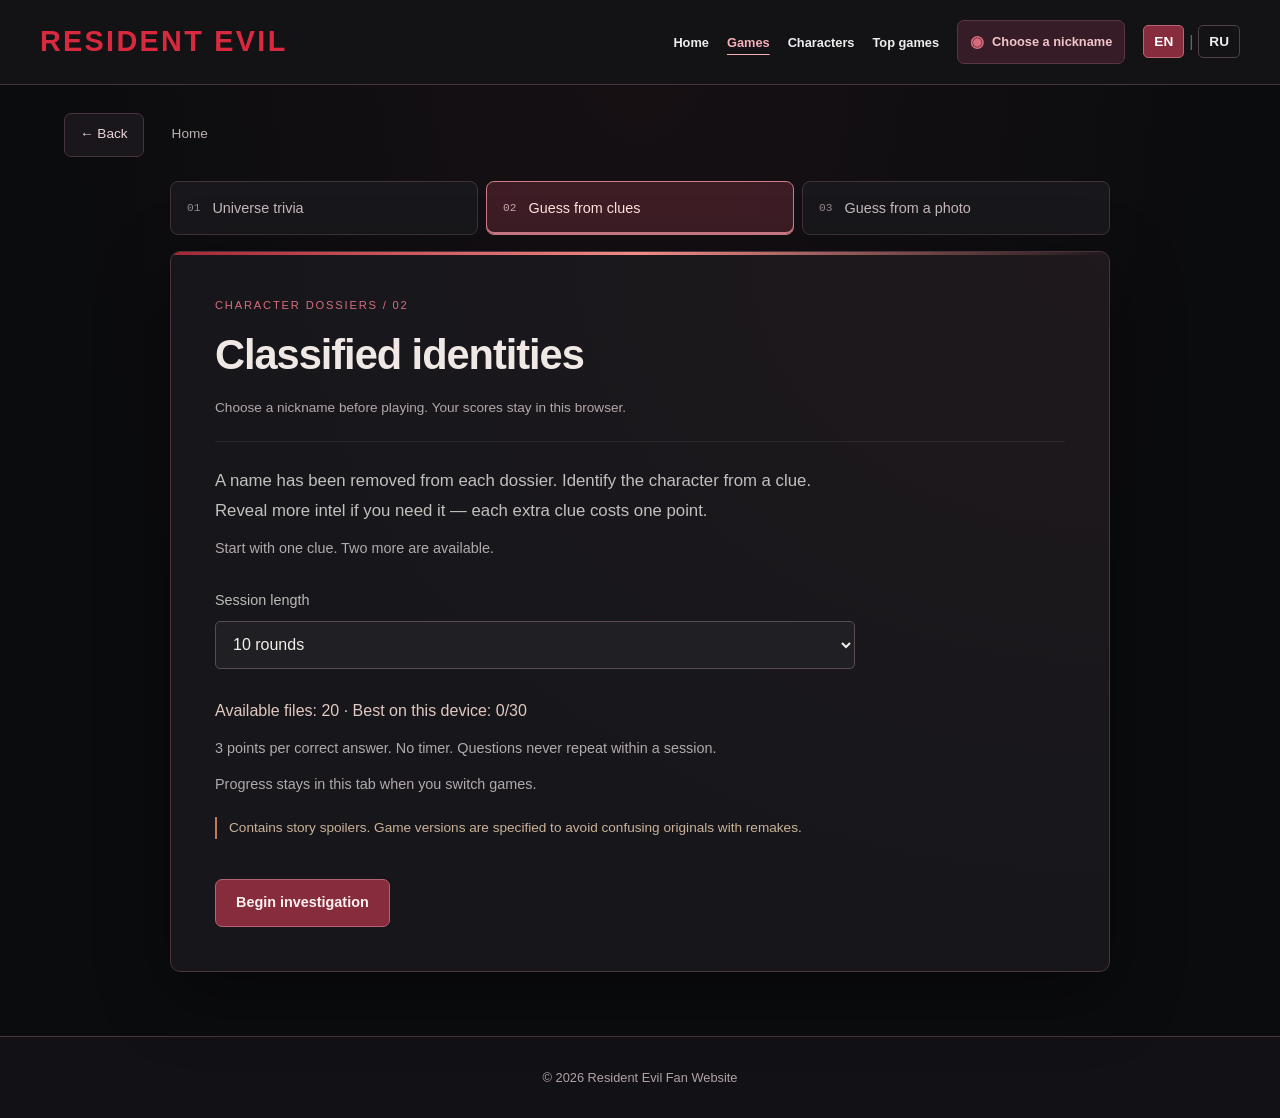
<file: guess.html>
<!DOCTYPE html>
<html lang="en"><head><meta charset="UTF-8"><!-- Apply saved UI before the first visible frame, including slow loads. -->
  <script>document.documentElement.dataset.uiReady = 'false';</script>
  <style>html[data-ui-ready="false"] body { visibility: hidden; }</style>
  <meta name="viewport" content="width=device-width, initial-scale=1.0"><title>Guess the Character - Resident Evil</title><link rel="stylesheet" href="style.css"><link rel="stylesheet" href="mini-games.css">  <link rel="stylesheet" href="site.css">
  <script defer blocking="render" src="script.js"></script>
  <script defer blocking="render" src="lang.js"></script>
  <script defer blocking="render" src="site-shell.js"></script>
  <script defer blocking="render" src="game-data.js"></script>
  <script defer blocking="render" src="character-photos.js"></script>
  <script defer blocking="render" src="mini-game.js"></script>
  <script defer blocking="render" src="transition.js"></script>
  <script defer blocking="render" src="ui-ready.js"></script>
</head><body class="mini-games-page">
<header>
  <nav aria-label="Main navigation">
    <h1><a href="index.html" class="site-brand">Resident Evil</a></h1>
    <ul>
      <li><a href="index.html" data-translate="nav-home">Home</a></li>
      <li><a href="games.html" data-translate="nav-games">Games</a></li>
      <li><a href="characters.html" data-translate="nav-characters">Characters</a></li>
      <li><a href="top-games.html" data-translate="nav-top">Top games</a></li>
      <li class="user-profile"><a href="register.html" class="profile-link"><span class="user-icon" aria-hidden="true">◉</span><span class="user-name">Choose a nickname</span></a></li>
      <li class="lang-switcher"><button type="button" onclick="setLang('en')" class="lang-btn" id="btn-en">EN</button><span aria-hidden="true">|</span><button type="button" onclick="setLang('ru')" class="lang-btn" id="btn-ru">RU</button></li>
    </ul>
  </nav>
</header>

<main class="mini-games-main">
<div class="page-toolbar"><a href="games.html" class="page-back" data-page-back data-site-copy="back">← Back</a><a href="index.html" class="page-home" data-site-copy="home">Home</a></div>
<nav class="game-navigation" aria-label="Mini-games" data-game-navigation>
  <a href="trivia.html"><span class="game-nav-number" aria-hidden="true">01</span><span data-translate="mode-trivia">Universe trivia</span></a>
  <a href="guess.html" aria-current="page"><span class="game-nav-number" aria-hidden="true">02</span><span data-translate="mode-text">Guess from clues</span></a>
  <a href="photo.html"><span class="game-nav-number" aria-hidden="true">03</span><span data-translate="mode-photo">Guess from a photo</span></a>
</nav>
<section class="game-panel" data-mode="guess" aria-labelledby="game-title">
<h2 id="game-title">Guess the Character</h2><p class="game-note" data-translate="guest-note">Play as a guest. Your best scores stay in this browser.</p>
<div id="game-content"></div></section></main><footer>
  <p data-translate="footer-text">© 2026 Resident Evil Fan Website</p>
</footer>


</body></html>
</file>
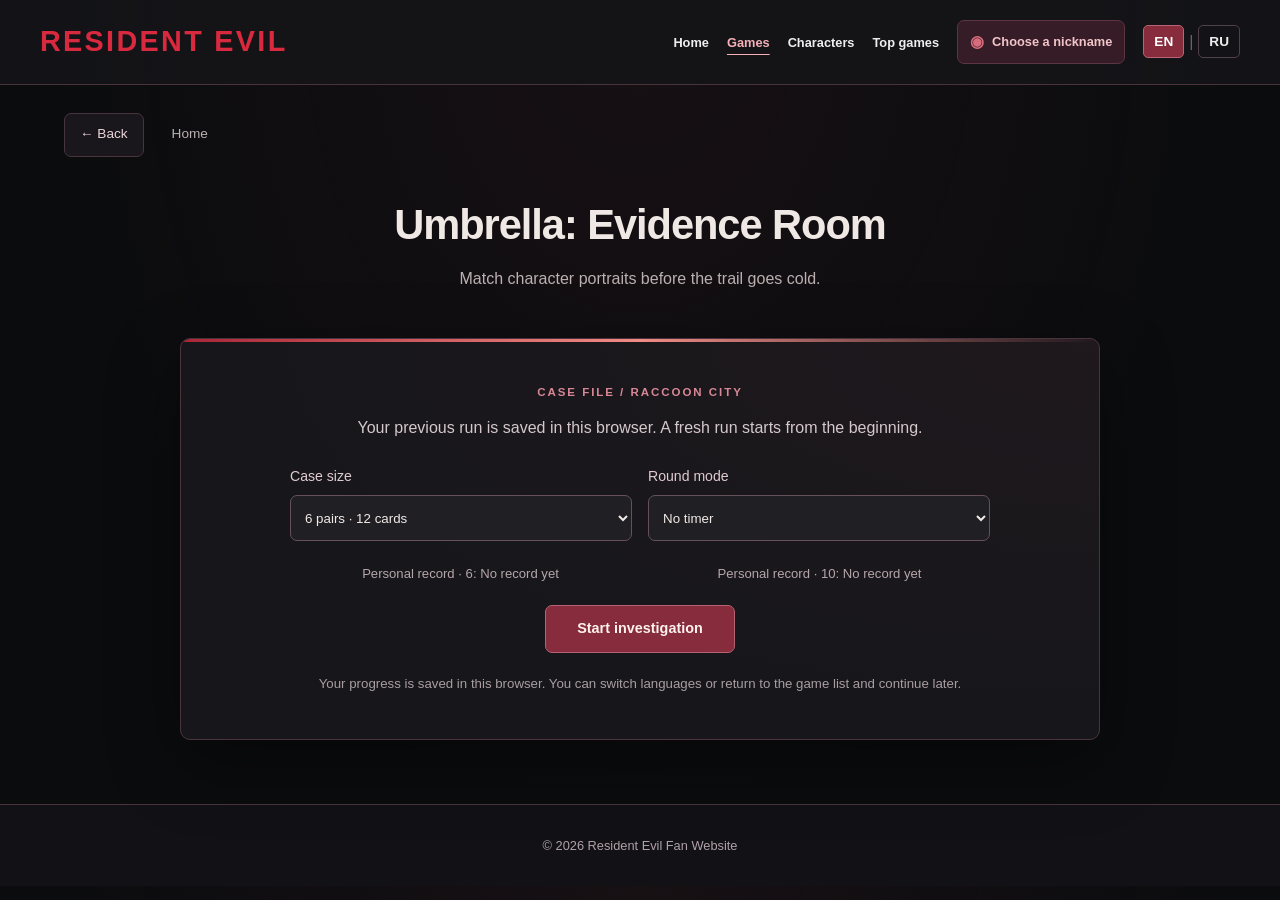
<file: memory.html>
<!DOCTYPE html>
<html lang="en">
<head>
  <meta charset="UTF-8">
  <script>document.documentElement.dataset.uiReady = 'false';</script>
  <style>html[data-ui-ready="false"] body { visibility: hidden; }</style>
  <meta name="viewport" content="width=device-width, initial-scale=1.0">
  <title>Evidence Room - Resident Evil</title>
  <link rel="stylesheet" href="style.css">
  <link rel="stylesheet" href="mini-games.css">
  <link rel="stylesheet" href="site.css">
  <script defer blocking="render" src="script.js"></script>
  <script defer blocking="render" src="lang.js"></script>
  <script defer blocking="render" src="site-shell.js"></script>
  <script defer blocking="render" src="game-data.js"></script>
  <script defer blocking="render" src="character-photos.js"></script>
  <script defer blocking="render" src="extra-games.js"></script>
  <script defer blocking="render" src="transition.js"></script>
  <script defer blocking="render" src="ui-ready.js"></script>
</head>
<body class="mini-games-page" data-extra-game="memory">
<header><nav aria-label="Main navigation">
  <h1><a href="index.html" class="site-brand">Resident Evil</a></h1>
  <ul>
    <li><a href="index.html" data-translate="nav-home">Home</a></li>
    <li><a href="games.html" data-translate="nav-games">Games</a></li>
    <li><a href="characters.html" data-translate="nav-characters">Characters</a></li>
    <li><a href="top-games.html" data-translate="nav-top">Top games</a></li>
    <li class="user-profile"><a href="register.html" class="profile-link"><span class="user-icon" aria-hidden="true">◉</span><span class="user-name">Choose a nickname</span></a></li>
    <li class="lang-switcher"><button type="button" onclick="setLang('en')" class="lang-btn" id="btn-en">EN</button><span aria-hidden="true">|</span><button type="button" onclick="setLang('ru')" class="lang-btn" id="btn-ru">RU</button></li>
  </ul>
</nav></header>
<main class="mini-games-main">
  <div class="page-toolbar"><a href="games.html" class="page-back" data-page-back data-site-copy="back">← Back</a><a href="index.html" class="page-home" data-site-copy="home">Home</a></div>
  <section class="page-intro"><h2 id="extra-page-title" data-translate="extra-memory-title">Umbrella: Evidence Room</h2><p data-translate="extra-memory-subtitle">Match character portraits before the trail goes cold.</p></section>
  <section class="game-panel extra-game-panel" id="extra-game" aria-labelledby="extra-page-title"></section>
</main>
<footer><p data-translate="footer-text">© 2026 Resident Evil Fan Website</p></footer>
</body>
</html>
</file>
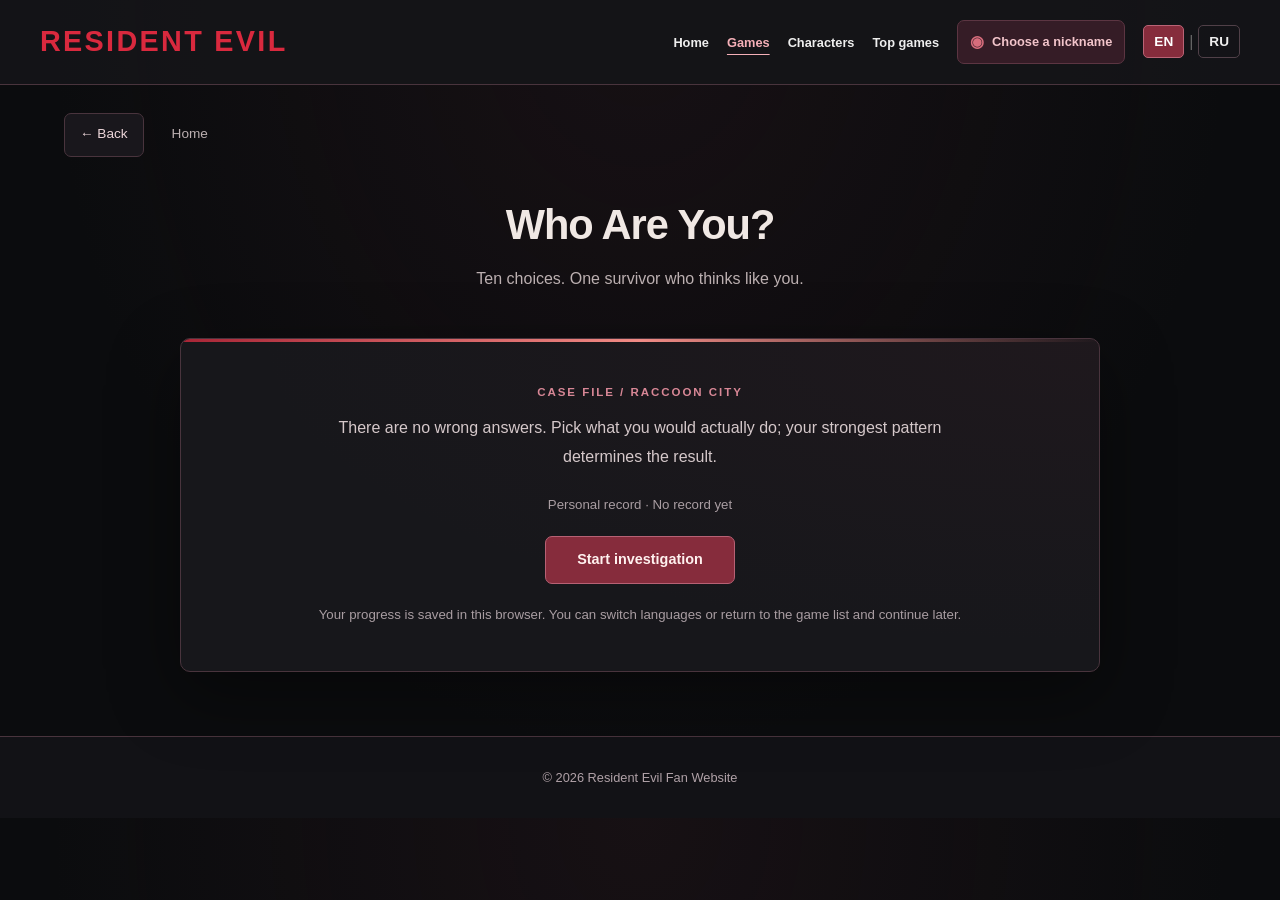
<file: personality.html>
<!DOCTYPE html>
<html lang="en">
<head>
  <meta charset="UTF-8">
  <script>document.documentElement.dataset.uiReady = 'false';</script>
  <style>html[data-ui-ready="false"] body { visibility: hidden; }</style>
  <meta name="viewport" content="width=device-width, initial-scale=1.0">
  <title>Who Are You? - Resident Evil</title>
  <link rel="stylesheet" href="style.css">
  <link rel="stylesheet" href="mini-games.css">
  <link rel="stylesheet" href="site.css">
  <script defer blocking="render" src="script.js"></script>
  <script defer blocking="render" src="lang.js"></script>
  <script defer blocking="render" src="site-shell.js"></script>
  <script defer blocking="render" src="game-data.js"></script>
  <script defer blocking="render" src="character-photos.js"></script>
  <script defer blocking="render" src="extra-games.js"></script>
  <script defer blocking="render" src="transition.js"></script>
  <script defer blocking="render" src="ui-ready.js"></script>
</head>
<body class="mini-games-page" data-extra-game="personality">
<header><nav aria-label="Main navigation">
  <h1><a href="index.html" class="site-brand">Resident Evil</a></h1>
  <ul>
    <li><a href="index.html" data-translate="nav-home">Home</a></li>
    <li><a href="games.html" data-translate="nav-games">Games</a></li>
    <li><a href="characters.html" data-translate="nav-characters">Characters</a></li>
    <li><a href="top-games.html" data-translate="nav-top">Top games</a></li>
    <li class="user-profile"><a href="register.html" class="profile-link"><span class="user-icon" aria-hidden="true">◉</span><span class="user-name">Choose a nickname</span></a></li>
    <li class="lang-switcher"><button type="button" onclick="setLang('en')" class="lang-btn" id="btn-en">EN</button><span aria-hidden="true">|</span><button type="button" onclick="setLang('ru')" class="lang-btn" id="btn-ru">RU</button></li>
  </ul>
</nav></header>
<main class="mini-games-main">
  <div class="page-toolbar"><a href="games.html" class="page-back" data-page-back data-site-copy="back">← Back</a><a href="index.html" class="page-home" data-site-copy="home">Home</a></div>
  <section class="page-intro"><h2 id="extra-page-title" data-translate="extra-personality-title">Who Are You?</h2><p data-translate="extra-personality-subtitle">Ten choices. One survivor who thinks like you.</p></section>
  <section class="game-panel extra-game-panel" id="extra-game" aria-labelledby="extra-page-title"></section>
</main>
<footer><p data-translate="footer-text">© 2026 Resident Evil Fan Website</p></footer>
</body>
</html>
</file>
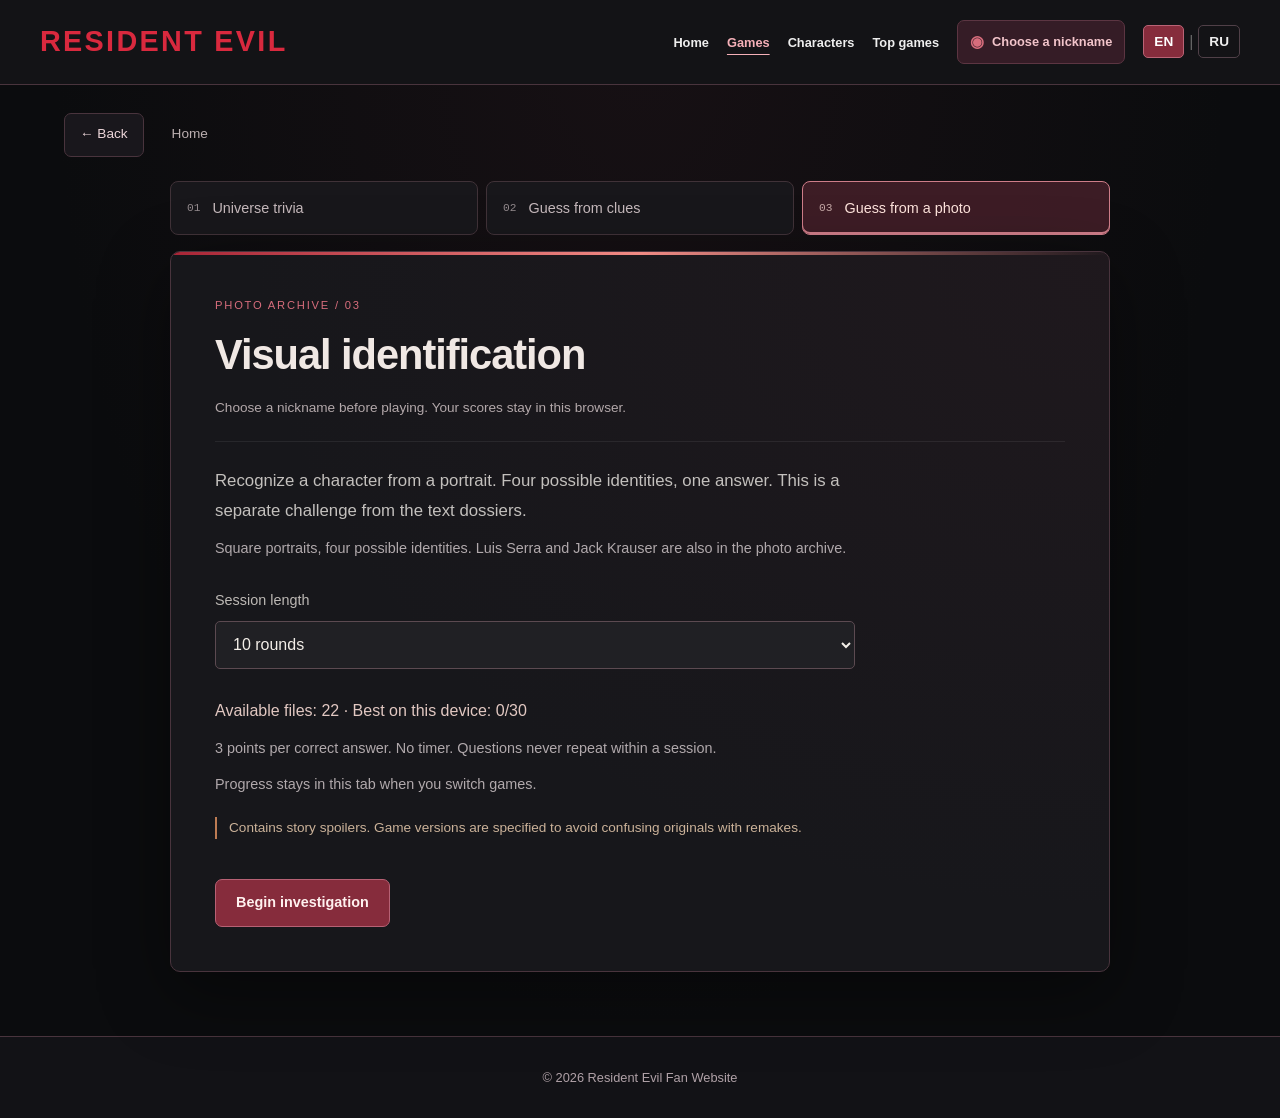
<file: photo.html>
<!DOCTYPE html>
<html lang="en"><head><meta charset="UTF-8"><!-- Apply saved UI before the first visible frame, including slow loads. -->
  <script>document.documentElement.dataset.uiReady = 'false';</script>
  <style>html[data-ui-ready="false"] body { visibility: hidden; }</style>
  <meta name="viewport" content="width=device-width, initial-scale=1.0"><title>Photo Identification - Resident Evil</title><link rel="stylesheet" href="style.css"><link rel="stylesheet" href="mini-games.css">  <link rel="stylesheet" href="site.css">
  <script defer blocking="render" src="script.js"></script>
  <script defer blocking="render" src="lang.js"></script>
  <script defer blocking="render" src="site-shell.js"></script>
  <script defer blocking="render" src="game-data.js"></script>
  <script defer blocking="render" src="character-photos.js"></script>
  <script defer blocking="render" src="mini-game.js"></script>
  <script defer blocking="render" src="transition.js"></script>
  <script defer blocking="render" src="ui-ready.js"></script>
</head><body class="mini-games-page">
<header>
  <nav aria-label="Main navigation">
    <h1><a href="index.html" class="site-brand">Resident Evil</a></h1>
    <ul>
      <li><a href="index.html" data-translate="nav-home">Home</a></li>
      <li><a href="games.html" data-translate="nav-games">Games</a></li>
      <li><a href="characters.html" data-translate="nav-characters">Characters</a></li>
      <li><a href="top-games.html" data-translate="nav-top">Top games</a></li>
      <li class="user-profile"><a href="register.html" class="profile-link"><span class="user-icon" aria-hidden="true">◉</span><span class="user-name">Choose a nickname</span></a></li>
      <li class="lang-switcher"><button type="button" onclick="setLang('en')" class="lang-btn" id="btn-en">EN</button><span aria-hidden="true">|</span><button type="button" onclick="setLang('ru')" class="lang-btn" id="btn-ru">RU</button></li>
    </ul>
  </nav>
</header>

<main class="mini-games-main">
<div class="page-toolbar"><a href="games.html" class="page-back" data-page-back data-site-copy="back">← Back</a><a href="index.html" class="page-home" data-site-copy="home">Home</a></div>
<nav class="game-navigation" aria-label="Mini-games" data-game-navigation>
  <a href="trivia.html"><span class="game-nav-number" aria-hidden="true">01</span><span data-translate="mode-trivia">Universe trivia</span></a>
  <a href="guess.html"><span class="game-nav-number" aria-hidden="true">02</span><span data-translate="mode-text">Guess from clues</span></a>
  <a href="photo.html" aria-current="page"><span class="game-nav-number" aria-hidden="true">03</span><span data-translate="mode-photo">Guess from a photo</span></a>
</nav>
<section class="game-panel" data-mode="guess" data-format="photo" aria-labelledby="game-title">
<h2 id="game-title">Guess the Character</h2><p class="game-note" data-translate="guest-note">Play as a guest. Your best scores stay in this browser.</p>
<div id="game-content"></div></section></main><footer>
  <p data-translate="footer-text">© 2026 Resident Evil Fan Website</p>
</footer>


</body></html>
</file>
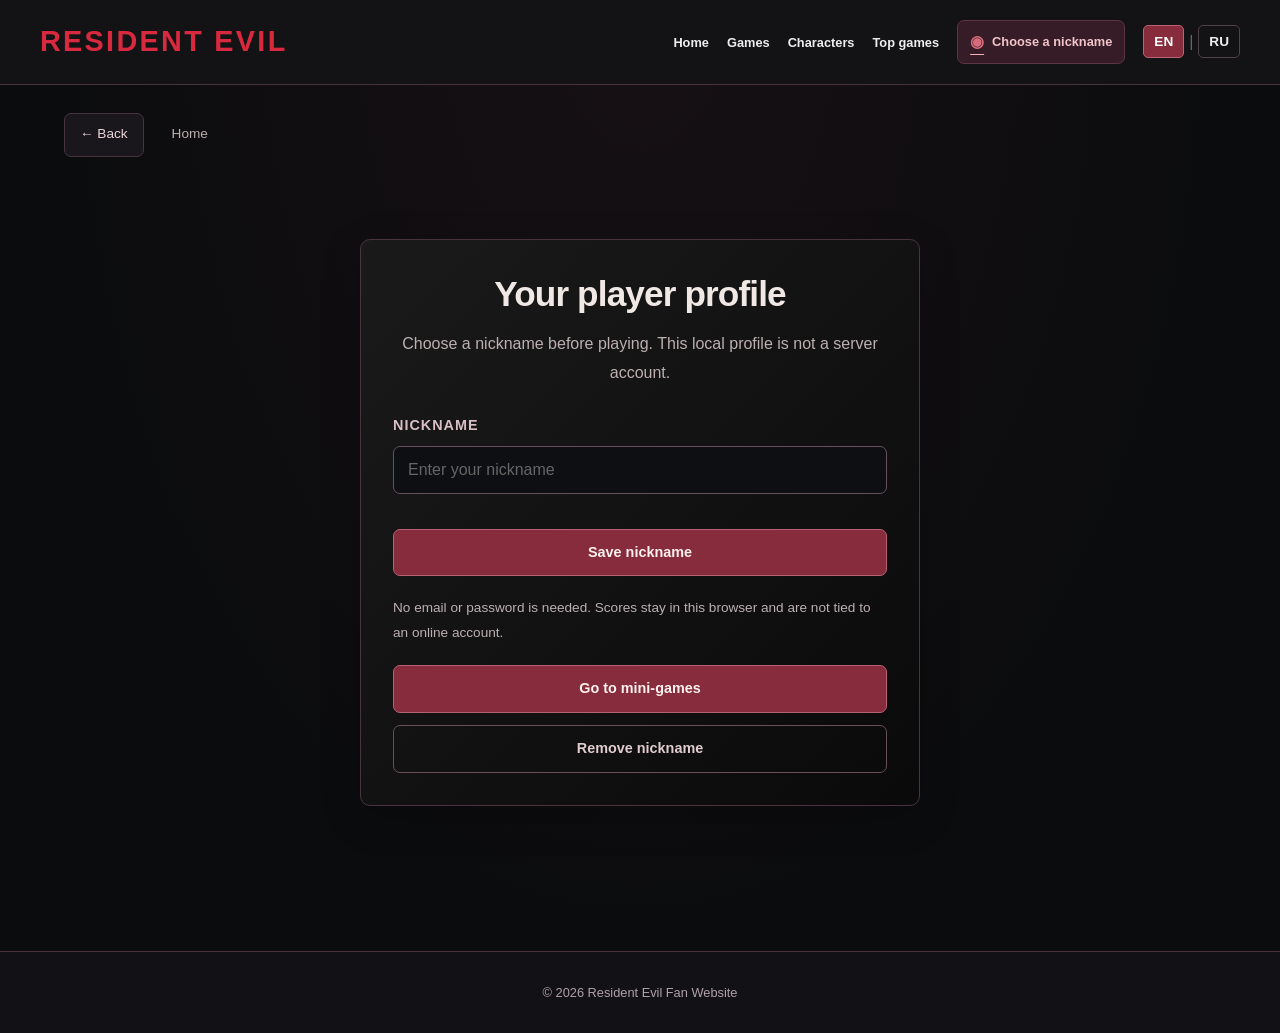
<file: register.html>
<!DOCTYPE html>
<html lang="en">
<head>
  <meta charset="UTF-8">
  <!-- Apply saved UI before the first visible frame, including slow loads. -->
  <script>document.documentElement.dataset.uiReady = 'false';</script>
  <style>html[data-ui-ready="false"] body { visibility: hidden; }</style>
  <meta name="viewport" content="width=device-width, initial-scale=1.0">
  <title>Register - Resident Evil</title>
  <link rel="stylesheet" href="style.css">
  <link rel="stylesheet" href="site.css">
  <script defer blocking="render" src="script.js"></script>
  <script defer blocking="render" src="lang.js"></script>
  <script defer blocking="render" src="site-shell.js"></script>
  <script defer blocking="render" src="register.js"></script>
  <script defer blocking="render" src="transition.js"></script>
  <script defer blocking="render" src="ui-ready.js"></script>
</head>
<body>

<header>
  <nav aria-label="Main navigation">
    <h1><a href="index.html" class="site-brand">Resident Evil</a></h1>
    <ul>
      <li><a href="index.html" data-translate="nav-home">Home</a></li>
      <li><a href="games.html" data-translate="nav-games">Games</a></li>
      <li><a href="characters.html" data-translate="nav-characters">Characters</a></li>
      <li><a href="top-games.html" data-translate="nav-top">Top games</a></li>
      <li class="user-profile"><a href="register.html" class="profile-link"><span class="user-icon" aria-hidden="true">◉</span><span class="user-name">Choose a nickname</span></a></li>
      <li class="lang-switcher"><button type="button" onclick="setLang('en')" class="lang-btn" id="btn-en">EN</button><span aria-hidden="true">|</span><button type="button" onclick="setLang('ru')" class="lang-btn" id="btn-ru">RU</button></li>
    </ul>
  </nav>
</header>

<main>
<div class="page-toolbar"><a href="index.html" class="page-back" data-page-back data-site-copy="back">← Back</a><a href="index.html" class="page-home" data-site-copy="home">Home</a></div>
  <section class="register-page">
    <div class="register-container">
      
      <div class="register-header">
        <h2 data-translate="register-title">Your player profile</h2>
        <p data-translate="register-subtitle">Choose a nickname before playing. This local profile is not a server account.</p>
      </div>

      <form id="register-form" class="register-form" novalidate>
        
        <div class="form-group">
          <label for="name" data-translate="register-name">Name *</label>
          <input 
            type="text" 
            id="name" minlength="2" maxlength="30" required autocomplete="nickname"
            name="name"
            data-translate="register-name-placeholder"
            placeholder="Enter your nickname"
          >
          <span class="error-message" id="name-error" role="alert" hidden></span>
        </div>

        <button type="submit" class="register-btn" data-translate="register-btn">
          Save nickname
        </button>



      </form>
      <p id="profile-hint" class="profile-hint" data-site-copy="hint"></p>
      <p id="profile-status" class="profile-status" role="status" hidden></p>
      <div class="profile-actions"><a href="games.html" class="site-button" data-site-copy="continue">Go to mini-games</a><button type="button" id="clear-profile" class="site-button secondary" data-site-copy="clear">Remove nickname</button></div>
    </div>
  </section>
</main>

<footer>
  <p data-translate="footer-text">© 2026 Resident Evil Fan Website</p>
</footer>





</body>
</html>
</file>
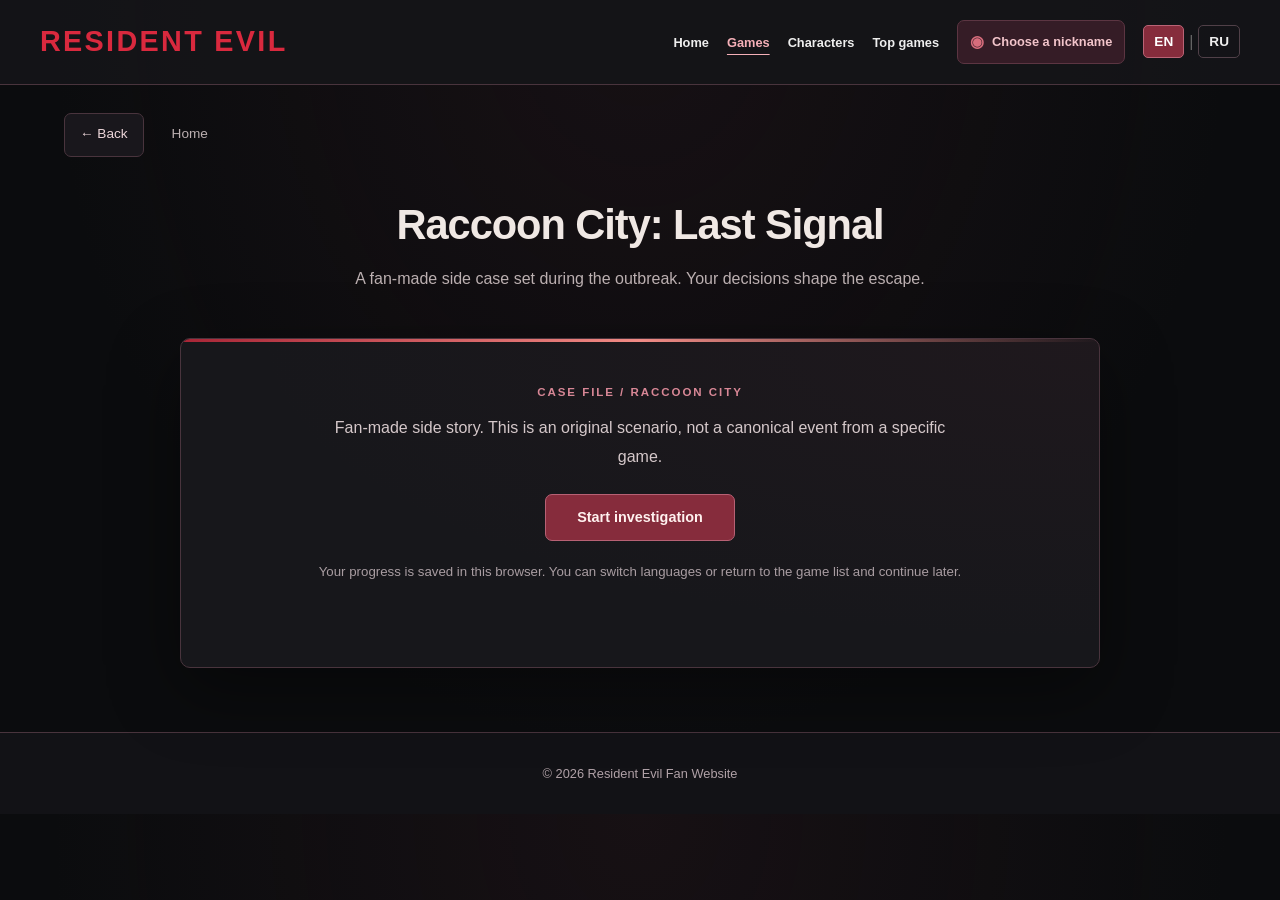
<file: survival-story.html>
<!DOCTYPE html>
<html lang="en">
<head>
  <meta charset="UTF-8">
  <script>document.documentElement.dataset.uiReady = 'false';</script>
  <style>html[data-ui-ready="false"] body { visibility: hidden; }</style>
  <meta name="viewport" content="width=device-width, initial-scale=1.0">
  <title>Last Signal - Resident Evil</title>
  <link rel="stylesheet" href="style.css">
  <link rel="stylesheet" href="mini-games.css">
  <link rel="stylesheet" href="site.css">
  <script defer blocking="render" src="script.js"></script>
  <script defer blocking="render" src="lang.js"></script>
  <script defer blocking="render" src="site-shell.js"></script>
  <script defer blocking="render" src="game-data.js"></script>
  <script defer blocking="render" src="character-photos.js"></script>
  <script defer blocking="render" src="extra-games.js"></script>
  <script defer blocking="render" src="transition.js"></script>
  <script defer blocking="render" src="ui-ready.js"></script>
</head>
<body class="mini-games-page" data-extra-game="survival">
<header><nav aria-label="Main navigation">
  <h1><a href="index.html" class="site-brand">Resident Evil</a></h1>
  <ul>
    <li><a href="index.html" data-translate="nav-home">Home</a></li>
    <li><a href="games.html" data-translate="nav-games">Games</a></li>
    <li><a href="characters.html" data-translate="nav-characters">Characters</a></li>
    <li><a href="top-games.html" data-translate="nav-top">Top games</a></li>
    <li class="user-profile"><a href="register.html" class="profile-link"><span class="user-icon" aria-hidden="true">◉</span><span class="user-name">Choose a nickname</span></a></li>
    <li class="lang-switcher"><button type="button" onclick="setLang('en')" class="lang-btn" id="btn-en">EN</button><span aria-hidden="true">|</span><button type="button" onclick="setLang('ru')" class="lang-btn" id="btn-ru">RU</button></li>
  </ul>
</nav></header>
<main class="mini-games-main">
  <div class="page-toolbar"><a href="games.html" class="page-back" data-page-back data-site-copy="back">← Back</a><a href="index.html" class="page-home" data-site-copy="home">Home</a></div>
  <section class="page-intro"><h2 id="extra-page-title" data-translate="extra-survival-title">Raccoon City: Last Signal</h2><p data-translate="extra-survival-subtitle">A fan-made side case. Your decisions shape the escape.</p></section>
  <section class="game-panel extra-game-panel" id="extra-game" aria-labelledby="extra-page-title"></section>
</main>
<footer><p data-translate="footer-text">© 2026 Resident Evil Fan Website</p></footer>
</body>
</html>
</file>
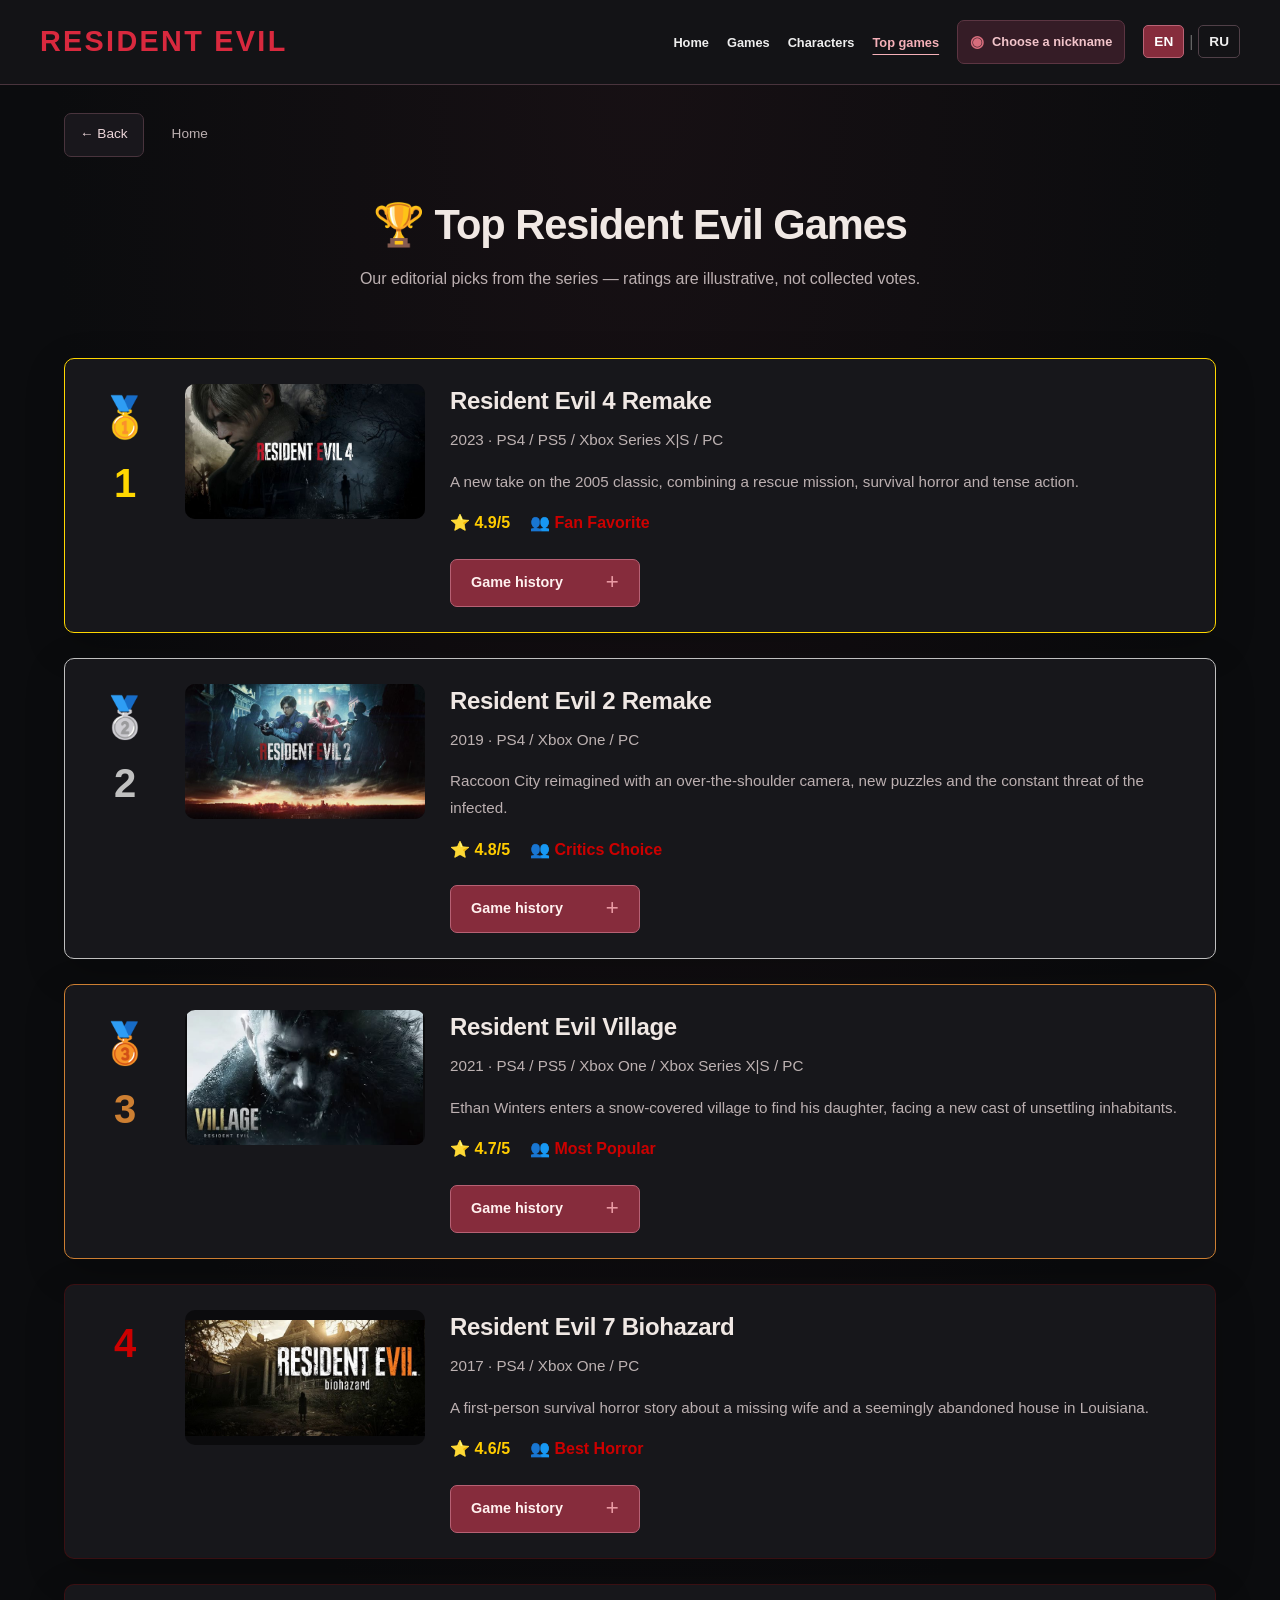
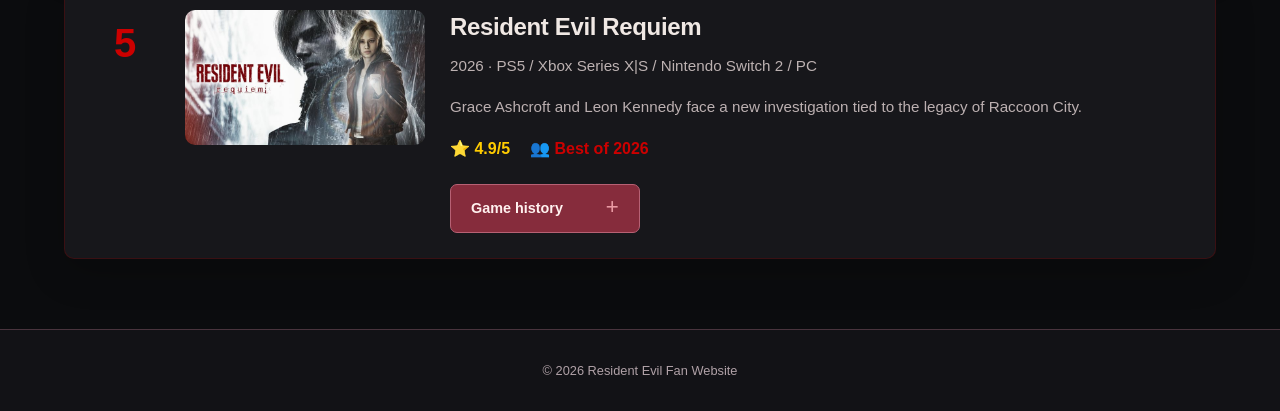
<file: top-games.html>
<!DOCTYPE html>
<html lang="en">
<head>
  <meta charset="UTF-8">
  <!-- Apply saved UI before the first visible frame, including slow loads. -->
  <script>document.documentElement.dataset.uiReady = 'false';</script>
  <style>html[data-ui-ready="false"] body { visibility: hidden; }</style>
  <meta name="viewport" content="width=device-width, initial-scale=1.0">
  <title>Top RE Games - Resident Evil</title>
  <link rel="stylesheet" href="style.css">
  <link rel="stylesheet" href="top-games.css">
  <link rel="stylesheet" href="site.css">
  <script defer blocking="render" src="script.js"></script>
  <script defer blocking="render" src="lang.js"></script>
  <script defer blocking="render" src="site-shell.js"></script>
  <script defer blocking="render" src="top-game-data.js"></script>
  <script defer blocking="render" src="top-games.js"></script>
  <script defer blocking="render" src="transition.js"></script>
  <script defer blocking="render" src="ui-ready.js"></script>
</head>
<body class="top-games-page">

<header>
  <nav aria-label="Main navigation">
    <h1><a href="index.html" class="site-brand">Resident Evil</a></h1>
    <ul>
      <li><a href="index.html" data-translate="nav-home">Home</a></li>
      <li><a href="games.html" data-translate="nav-games">Games</a></li>
      <li><a href="characters.html" data-translate="nav-characters">Characters</a></li>
      <li><a href="top-games.html" data-translate="nav-top">Top games</a></li>
      <li class="user-profile"><a href="register.html" class="profile-link"><span class="user-icon" aria-hidden="true">◉</span><span class="user-name">Choose a nickname</span></a></li>
      <li class="lang-switcher"><button type="button" onclick="setLang('en')" class="lang-btn" id="btn-en">EN</button><span aria-hidden="true">|</span><button type="button" onclick="setLang('ru')" class="lang-btn" id="btn-ru">RU</button></li>
    </ul>
  </nav>
</header>

<main>
<div class="page-toolbar"><a href="index.html" class="page-back" data-page-back data-site-copy="back">← Back</a><a href="index.html" class="page-home" data-site-copy="home">Home</a></div>
  <section class="page-intro">
    <h2>🏆 Top Resident Evil Games</h2>
    <p>Our editorial picks from the series — ratings are illustrative, not collected votes</p>
  </section>

  <section class="top-games-list">

    <div class="top-game-item rank-1">
      <div class="rank-number">🥇 1</div>
      <div class="top-game-image">
        <!-- Постер RE4 Remake. Для замены измените src ниже. -->
        <img src="assets/images/games/top/re4-remake.jpg" alt="Resident Evil 4 Remake" width="736" height="414">
      </div>
      <div class="top-game-info">
        <h3>Resident Evil 4 Remake</h3>
        <p class="top-game-year">2023 · PlayStation 5 / Xbox Series X|S / PC</p>
        <p>A masterpiece of survival horror reimagined for modern audiences. Perfect balance of action, horror and storytelling.</p>
        <div class="top-game-stats">
          <span class="top-game-rating">⭐ 4.9/5</span>
          <span class="top-game-votes">👥 Fan Favorite</span>
        </div>
      </div>
    </div>

    <div class="top-game-item rank-2">
      <div class="rank-number">🥈 2</div>
      <div class="top-game-image">
        <!-- Постер RE2 Remake. Для замены измените src ниже. -->
        <img src="assets/images/games/top/re2-remake.jpg" alt="Resident Evil 2 Remake" width="736" height="414">
      </div>
      <div class="top-game-info">
        <h3>Resident Evil 2 Remake</h3>
        <p class="top-game-year">2019 · PlayStation 4 / Xbox One / PC</p>
        <p>A stunning remake that captures the terror of the original while adding modern gameplay mechanics and breathtaking visuals.</p>
        <div class="top-game-stats">
          <span class="top-game-rating">⭐ 4.8/5</span>
          <span class="top-game-votes">👥 Critics Choice</span>
        </div>
      </div>
    </div>

    <div class="top-game-item rank-3">
      <div class="rank-number">🥉 3</div>
      <div class="top-game-image">
        <!-- Постер Village. Для замены измените src ниже. -->
        <img src="assets/images/games/top/village.jpg" alt="Resident Evil Village" width="616" height="353">
      </div>
      <div class="top-game-info">
        <h3>Resident Evil Village</h3>
        <p class="top-game-year">2021 · PlayStation 5 / Xbox Series X|S / PC</p>
        <p>A gothic horror masterpiece featuring unforgettable villains and an emotional story about a father's love.</p>
        <div class="top-game-stats">
          <span class="top-game-rating">⭐ 4.7/5</span>
          <span class="top-game-votes">👥 Most Popular</span>
        </div>
      </div>
    </div>

    <div class="top-game-item rank-4">
      <div class="rank-number">4</div>
      <div class="top-game-image">
        <!-- Постер RE7. Для замены измените src ниже. -->
        <img src="assets/images/games/top/re7.jpg" alt="Resident Evil 7 Biohazard" width="620" height="300">
      </div>
      <div class="top-game-info">
        <h3>Resident Evil 7 Biohazard</h3>
        <p class="top-game-year">2017 · PlayStation 4 / Xbox One / PC / VR</p>
        <p>A bold reinvention of the series with first-person perspective that brought survival horror back to its roots.</p>
        <div class="top-game-stats">
          <span class="top-game-rating">⭐ 4.6/5</span>
          <span class="top-game-votes">👥 Best Horror</span>
        </div>
      </div>
    </div>

    <div class="top-game-item rank-5">
      <div class="rank-number">5</div>
      <div class="top-game-image">
        <!-- Постер Requiem. Для замены измените src ниже. -->
        <img src="assets/images/games/top/requiem.jpg" alt="Resident Evil Requiem" width="736" height="414">
      </div>
      <div class="top-game-info">
        <h3>Resident Evil Requiem</h3>
        <p class="top-game-year">2026 · PlayStation 5 / PC</p>
        <p>The latest chapter in the saga brings Leon back to Raccoon City in an emotional and terrifying conclusion.</p>
        <div class="top-game-stats">
          <span class="top-game-rating">⭐ 4.9/5</span>
          <span class="top-game-votes">👥 Best of 2026</span>
        </div>
      </div>
    </div>

  </section>
</main>

<footer>
  <p data-translate="footer-text">© 2026 Resident Evil Fan Website</p>
</footer>






</body>
</html>
</file>
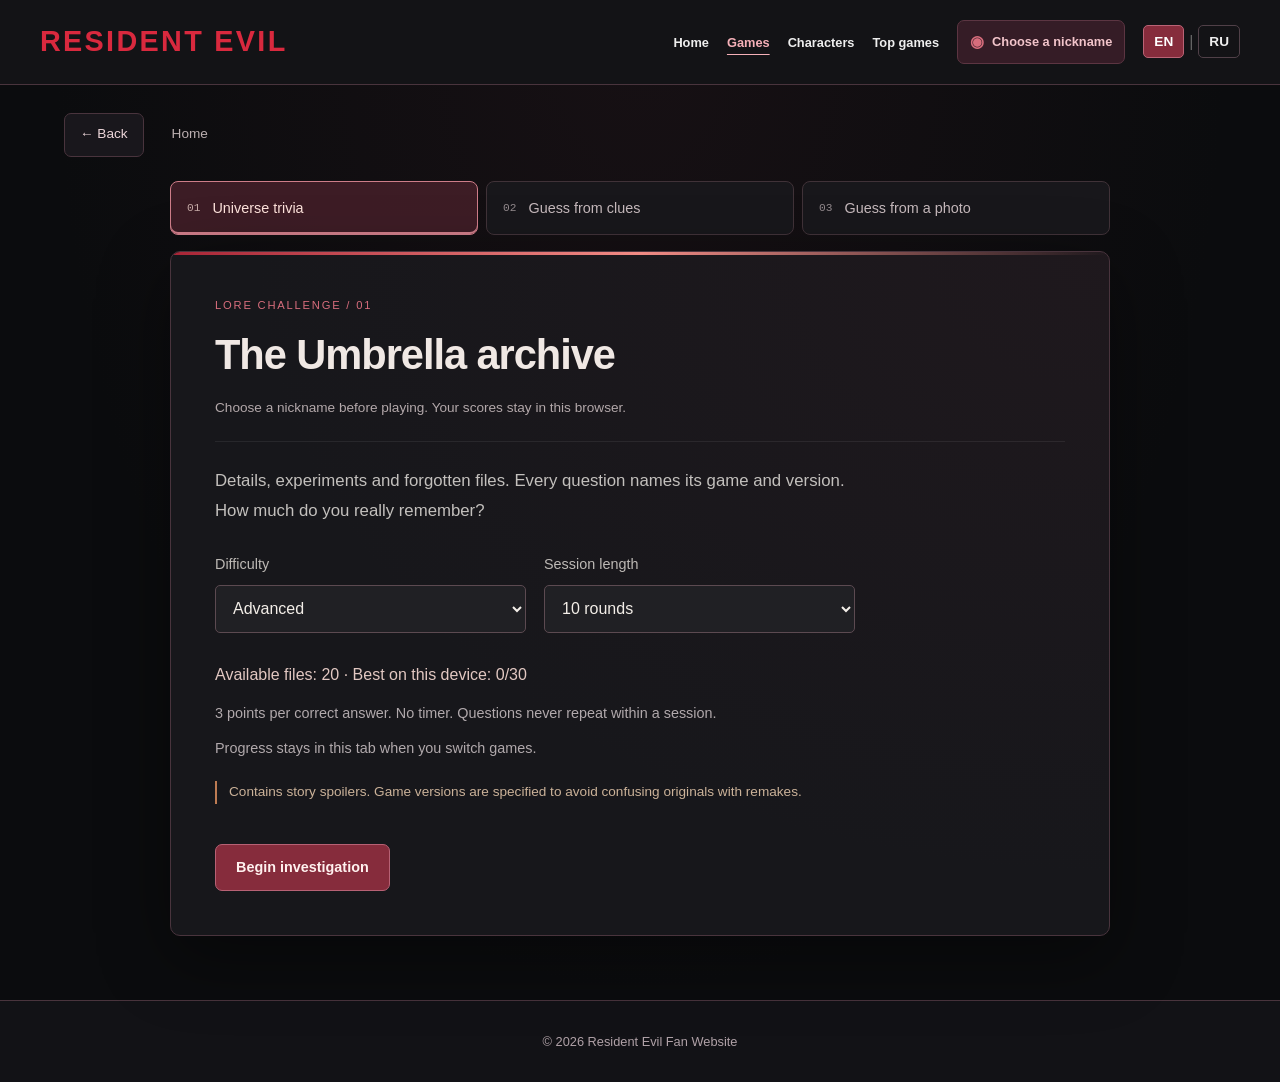
<file: trivia.html>
<!DOCTYPE html>
<html lang="en"><head><meta charset="UTF-8"><!-- Apply saved UI before the first visible frame, including slow loads. -->
  <script>document.documentElement.dataset.uiReady = 'false';</script>
  <style>html[data-ui-ready="false"] body { visibility: hidden; }</style>
  <meta name="viewport" content="width=device-width, initial-scale=1.0"><title>RE Trivia - Resident Evil</title><link rel="stylesheet" href="style.css"><link rel="stylesheet" href="mini-games.css">  <link rel="stylesheet" href="site.css">
  <script defer blocking="render" src="script.js"></script>
  <script defer blocking="render" src="lang.js"></script>
  <script defer blocking="render" src="site-shell.js"></script>
  <script defer blocking="render" src="game-data.js"></script>
  <script defer blocking="render" src="character-photos.js"></script>
  <script defer blocking="render" src="mini-game.js"></script>
  <script defer blocking="render" src="transition.js"></script>
  <script defer blocking="render" src="ui-ready.js"></script>
</head><body class="mini-games-page">
<header>
  <nav aria-label="Main navigation">
    <h1><a href="index.html" class="site-brand">Resident Evil</a></h1>
    <ul>
      <li><a href="index.html" data-translate="nav-home">Home</a></li>
      <li><a href="games.html" data-translate="nav-games">Games</a></li>
      <li><a href="characters.html" data-translate="nav-characters">Characters</a></li>
      <li><a href="top-games.html" data-translate="nav-top">Top games</a></li>
      <li class="user-profile"><a href="register.html" class="profile-link"><span class="user-icon" aria-hidden="true">◉</span><span class="user-name">Choose a nickname</span></a></li>
      <li class="lang-switcher"><button type="button" onclick="setLang('en')" class="lang-btn" id="btn-en">EN</button><span aria-hidden="true">|</span><button type="button" onclick="setLang('ru')" class="lang-btn" id="btn-ru">RU</button></li>
    </ul>
  </nav>
</header>

<main class="mini-games-main">
<div class="page-toolbar"><a href="games.html" class="page-back" data-page-back data-site-copy="back">← Back</a><a href="index.html" class="page-home" data-site-copy="home">Home</a></div>
<nav class="game-navigation" aria-label="Mini-games" data-game-navigation>
  <a href="trivia.html" aria-current="page"><span class="game-nav-number" aria-hidden="true">01</span><span data-translate="mode-trivia">Universe trivia</span></a>
  <a href="guess.html"><span class="game-nav-number" aria-hidden="true">02</span><span data-translate="mode-text">Guess from clues</span></a>
  <a href="photo.html"><span class="game-nav-number" aria-hidden="true">03</span><span data-translate="mode-photo">Guess from a photo</span></a>
</nav>
<section class="game-panel" data-mode="trivia" aria-labelledby="game-title">
<h2 id="game-title">RE Trivia</h2><p class="game-note" data-translate="guest-note">Play as a guest. Your best scores stay in this browser.</p>
<div id="game-content"></div></section></main><footer>
  <p data-translate="footer-text">© 2026 Resident Evil Fan Website</p>
</footer>


</body></html>
</file>
<file: style.css>
* {
  margin: 0;
  padding: 0;
  box-sizing: border-box;
  font-family: 'Oswald', Arial, sans-serif;
}

body {
  background-color: #0a0a0a;
  color: #eee;
  line-height: 1.6;
}

header {
  background-color: #1c1c1c;
  padding: 20px;
  border-bottom: 2px solid #8B0000;
  position: sticky;
  top: 0;
  z-index: 1000;
}

nav {
  display: flex;
  justify-content: space-between;
  align-items: center;
  max-width: 1200px;
  margin: 0 auto;
}

nav h1 {
  color: #CC0000;
  font-size: 2rem;
  font-weight: 700;
  letter-spacing: 3px;
  text-transform: uppercase;
}

nav ul {
  list-style: none;
  display: flex;
  gap: 25px;
  align-items: center;
}

nav a {
  text-decoration: none;
  color: #eee;
  transition: color 0.3s;
  font-weight: 500;
  letter-spacing: 1px;
  text-transform: uppercase;
  font-size: 0.95rem;
}

nav a:hover {
  color: #CC0000;
}

main {
  padding: 40px 20px;
  max-width: 1200px;
  margin: 0 auto;
}

.intro {
  margin-bottom: 50px;
  text-align: center;
  padding: 30px;
}

.intro h2 {
  font-size: 2.5rem;
  color: #CC0000;
  margin-bottom: 15px;
  text-transform: uppercase;
  letter-spacing: 3px;
}

.intro p {
  font-size: 1.1rem;
  color: #b0b0b0;
}

.hero {
  min-height: 70vh;
  background:
    linear-gradient(rgba(0, 0, 0, 0.7), rgba(10, 0, 0, 0.8)),
    url("assets/images/home/lxc\(main\).jpg") center / cover no-repeat;
  display: flex;
  align-items: center;
  justify-content: center;
  text-align: center;
  border-radius: 8px;
  margin-bottom: 50px;
}

.hero-content {
  padding: 40px;
}

.hero-content h2 {
  font-size: 4rem;
  font-weight: 700;
  margin-bottom: 20px;
  text-transform: uppercase;
  letter-spacing: 6px;
  color: #fff;
  text-shadow: 2px 2px 8px rgba(0, 0, 0, 0.8);
}

.hero-content p {
  font-size: 1.4rem;
  color: #ccc;
  margin-bottom: 30px;
  letter-spacing: 2px;
}

.btn {
  display: inline-block;
  padding: 15px 40px;
  background: #CC0000;
  color: #fff;
  text-decoration: none;
  font-weight: 700;
  font-size: 1.1rem;
  text-transform: uppercase;
  letter-spacing: 2px;
  border-radius: 5px;
  transition: all 0.3s ease;
  border: 2px solid #CC0000;
}

.btn:hover {
  background: #8B0000;
  transform: translateY(-2px);
}

.cards {
  display: grid;
  grid-template-columns: repeat(3, 1fr);
  gap: 30px;
  margin-top: 40px;
}

.card {
  background-color: #1a1a1a;
  border-radius: 10px;
  overflow: hidden;
  transition: transform 0.3s, box-shadow 0.3s;
  cursor: pointer;
  border: 1px solid rgba(139, 0, 0, 0.3);
}

.card:hover {
  transform: translateY(-8px);
  box-shadow: 0 10px 30px rgba(204, 0, 0, 0.3);
  border-color: #CC0000;
}

.card img {
  width: 100%;
  height: 250px;
  object-fit: cover;
  transition: transform 0.4s;
}

.card:hover img {
  transform: scale(1.08);
}

.card h3 {
  padding: 20px 20px 10px;
  color: #CC0000;
  font-size: 1.5rem;
  text-transform: uppercase;
  letter-spacing: 2px;
}

.card p {
  padding: 0 20px 20px;
  font-size: 1rem;
  color: #b0b0b0;
  line-height: 1.8;
}

.card-content {
  padding: 20px;
}

.card-content h3 {
  padding: 0;
  margin-bottom: 10px;
  color: #CC0000;
  font-size: 1.5rem;
  text-transform: uppercase;
  letter-spacing: 2px;
}

.card-content p {
  padding: 0;
  margin-bottom: 15px;
}

.card-btn {
  display: inline-block;
  padding: 10px 25px;
  background: #CC0000;
  color: #fff;
  text-decoration: none;
  font-weight: 600;
  font-size: 0.9rem;
  text-transform: uppercase;
  letter-spacing: 1px;
  border-radius: 5px;
  transition: all 0.3s ease;
  border: 2px solid #CC0000;
}

.card-btn:hover {
  background: #8B0000;
  border-color: #8B0000;
  transform: translateY(-2px);
  box-shadow: 0 4px 12px rgba(204, 0, 0, 0.4);
}

.game-card {
  background-color: #1a1a1a;
  border-radius: 10px;
  overflow: hidden;
  transition: transform 0.3s, box-shadow 0.3s;
  cursor: pointer;
  border: 1px solid rgba(139, 0, 0, 0.3);
}

.game-card:hover {
  transform: translateY(-8px);
  box-shadow: 0 10px 30px rgba(204, 0, 0, 0.3);
  border-color: #CC0000;
}

.game-image {
  width: 100%;
  height: 350px;
  overflow: hidden;
  position: relative;
}

.game-image img {
  width: 100%;
  height: 100%;
  object-fit: cover;
  transition: transform 0.4s;
}

.game-card:hover .game-image img {
  transform: scale(1.08);
}

.game-info {
  padding: 20px;
}

.game-info h3 {
  margin-bottom: 10px;
  color: #CC0000;
  font-size: 1.4rem;
  text-transform: uppercase;
  letter-spacing: 2px;
}

.game-info p {
  font-size: 0.95rem;
  color: #b0b0b0;
  line-height: 1.6;
}

.game-meta {
  display: flex;
  justify-content: space-between;
  align-items: center;
  margin-top: 15px;
}

.platform {
  font-size: 0.85rem !important;
  color: #888 !important;
  margin-bottom: 10px !important;
}

.game-badge {
  position: absolute;
  padding: 6px 15px;
  font-size: 0.75rem;
  font-weight: 700;
  border-radius: 5px;
  text-transform: uppercase;
  letter-spacing: 1px;
  z-index: 10;
}

.game-badge.new {
  top: 15px;
  left: 15px;
  background: linear-gradient(135deg, #ffcc00, #ff9900);
  color: #000;
}

.game-badge.sale {
  top: 15px;
  right: 15px;
  background: linear-gradient(135deg, #00ff00, #00cc00);
  color: #fff;
}

.character-card img {
  height: 300px;
  object-position: center center;
}

.page-intro {
  text-align: center;
  margin-bottom: 40px;
  padding: 30px 20px;
}

.page-intro h2 {
  font-size: 2.5rem;
  color: #CC0000;
  margin-bottom: 15px;
  text-transform: uppercase;
  letter-spacing: 3px;
}

.page-intro p {
  font-size: 1.1rem;
  color: #b0b0b0;
  letter-spacing: 1px;
}

.feature-card {
  position: relative;
}

.feature-card::after {
  content: '⭐ FEATURED';
  position: absolute;
  top: 15px;
  right: 15px;
  background: #ffcc00;
  color: #000;
  padding: 5px 12px;
  font-size: 0.7rem;
  font-weight: 700;
  border-radius: 4px;
  letter-spacing: 1px;
}

.game-era {
  margin-bottom: 60px;
}

.era-title {
  color: #CC0000;
  font-size: 1.8rem;
  text-transform: uppercase;
  letter-spacing: 3px;
  margin-bottom: 25px;
  padding: 15px 25px;
  background: linear-gradient(135deg, rgba(204, 0, 0, 0.1), transparent);
  border-left: 5px solid #CC0000;
  border-radius: 5px;
}

.error-message {
  display: none;
  color: #ff4444;
  font-size: 0.85rem;
  margin-top: 8px;
  font-weight: 500;
}

.input-error {
  border-color: #ff4444 !important;
  background: rgba(255, 68, 68, 0.05) !important;
}

.success-modal {
  position: fixed;
  top: 0;
  left: 0;
  width: 100%;
  height: 100%;
  background: rgba(0, 0, 0, 0.95);
  display: none;
  align-items: center;
  justify-content: center;
  z-index: 9999;
  padding: 20px;
}

.success-modal.active {
  display: flex;
}

.success-content {
  background: #1a1a1a;
  padding: 50px;
  border-radius: 15px;
  text-align: center;
  max-width: 500px;
  border: 3px solid #00cc00;
  animation: successAppear 0.4s ease;
}

@keyframes successAppear {
  from { opacity: 0; transform: scale(0.8); }
  to { opacity: 1; transform: scale(1); }
}

.success-icon {
  width: 80px;
  height: 80px;
  background: #00cc00;
  border-radius: 50%;
  display: flex;
  align-items: center;
  justify-content: center;
  font-size: 3rem;
  color: #fff;
  margin: 0 auto 25px;
  font-weight: 700;
}

.success-content h2 {
  color: #00cc00;
  font-size: 2rem;
  margin-bottom: 20px;
  text-transform: uppercase;
  letter-spacing: 2px;
}

.success-content p {
  color: #b0b0b0;
  font-size: 1.1rem;
  margin-bottom: 15px;
  line-height: 1.6;
}

.success-details {
  font-size: 0.95rem !important;
  color: #888 !important;
}

.success-btn {
  margin-top: 30px;
  padding: 15px 40px;
  background: #00cc00;
  color: #fff;
  border: none;
  border-radius: 6px;
  font-size: 1.1rem;
  font-weight: 700;
  text-transform: uppercase;
  letter-spacing: 2px;
  cursor: pointer;
  transition: all 0.3s;
  font-family: 'Oswald', Arial, sans-serif;
}

.success-btn:hover {
  background: #009900;
  transform: translateY(-2px);
  box-shadow: 0 6px 20px rgba(0, 204, 0, 0.4);
}

.register-page {
  padding: 60px 20px;
  min-height: calc(100vh - 200px);
  display: flex;
  align-items: center;
  justify-content: center;
}

.register-container {
  max-width: 500px;
  width: 100%;
  background: linear-gradient(135deg, #1a1a1a 0%, #0a0a0a 100%);
  border: 3px solid #CC0000;
  border-radius: 20px;
  padding: 40px;
  box-shadow: 0 20px 60px rgba(0, 0, 0, 0.9);
}

.register-header {
  text-align: center;
  margin-bottom: 35px;
}

.register-header h2 {
  color: #CC0000;
  font-size: 2.5rem;
  margin-bottom: 10px;
  text-transform: uppercase;
  letter-spacing: 3px;
}

.register-header p {
  color: #b0b0b0;
  font-size: 1.1rem;
  letter-spacing: 1px;
}

.form-group {
  margin-bottom: 25px;
}

.form-group label {
  display: block;
  color: #CC0000;
  font-weight: 600;
  margin-bottom: 10px;
  text-transform: uppercase;
  letter-spacing: 1px;
  font-size: 0.95rem;
}

.register-form input {
  width: 100%;
  padding: 14px;
  background: rgba(0, 0, 0, 0.5);
  border: 2px solid #333;
  border-radius: 8px;
  color: #fff;
  font-size: 1rem;
  font-family: 'Oswald', Arial, sans-serif;
  transition: all 0.3s;
}

.register-form input:focus {
  outline: none;
  border-color: #CC0000;
  box-shadow: 0 0 15px rgba(204, 0, 0, 0.3);
  background: rgba(204, 0, 0, 0.05);
}

.register-form input::placeholder {
  color: #666;
}

.register-btn {
  width: 100%;
  padding: 16px;
  background: linear-gradient(135deg, #CC0000, #8B0000);
  color: #fff;
  border: none;
  border-radius: 8px;
  font-size: 1.2rem;
  font-weight: 700;
  text-transform: uppercase;
  letter-spacing: 2px;
  cursor: pointer;
  transition: all 0.3s;
  font-family: 'Oswald', Arial, sans-serif;
  margin-top: 10px;
}

.register-btn:hover {
  transform: translateY(-2px);
  box-shadow: 0 8px 25px rgba(204, 0, 0, 0.5);
}

.form-footer {
  text-align: center;
  margin-top: 25px;
  padding-top: 25px;
  border-top: 1px solid rgba(204, 0, 0, 0.3);
}

.form-footer p {
  color: #b0b0b0;
  font-size: 0.95rem;
}

.login-link {
  color: #CC0000;
  text-decoration: none;
  font-weight: 700;
  transition: color 0.3s;
}

.login-link:hover {
  color: #ff0000;
  text-decoration: underline;
}

.user-profile {
  position: relative;
}

.profile-link {
  display: flex !important;
  align-items: center;
  gap: 8px;
  padding: 8px 15px;
  background: rgba(204, 0, 0, 0.1);
  border-radius: 8px;
  transition: all 0.3s;
}

.profile-link:hover {
  background: rgba(204, 0, 0, 0.2);
}

.user-icon {
  font-size: 1.2rem;
}

.user-name {
  font-weight: 600;
  color: #CC0000 !important;
}

.lang-switcher {
  display: flex;
  align-items: center;
  gap: 5px;
}

.lang-switcher span {
  color: #666;
}

.lang-btn {
  background: none;
  border: 2px solid #333;
  color: #eee;
  padding: 5px 10px;
  border-radius: 5px;
  cursor: pointer;
  font-size: 0.85rem;
  font-weight: 700;
  transition: all 0.3s;
  font-family: 'Oswald', Arial, sans-serif;
  letter-spacing: 1px;
}

.lang-btn:hover {
  border-color: #CC0000;
  color: #CC0000;
}

.lang-btn.active {
  background: #CC0000;
  border-color: #CC0000;
  color: #fff;
}

footer {
  background-color: #1c1c1c;
  text-align: center;
  padding: 30px 20px;
  margin-top: 60px;
  border-top: 2px solid #8B0000;
}

footer p {
  color: #888;
  letter-spacing: 1px;
  font-size: 0.95rem;
}

@media (max-width: 1199px) {
  .cards {
    grid-template-columns: repeat(2, 1fr);
    gap: 25px;
  }

  .hero-content h2 {
    font-size: 3rem;
  }
}

@media (max-width: 767px) {
  nav {
    flex-direction: column;
    gap: 15px;
  }

  nav h1 {
    font-size: 1.5rem;
  }

  nav ul {
    gap: 15px;
    flex-wrap: wrap;
    justify-content: center;
  }

  .cards {
    grid-template-columns: 1fr;
    gap: 20px;
  }

  .hero {
    min-height: 50vh;
  }

  .hero-content h2 {
    font-size: 2rem;
    letter-spacing: 4px;
  }

  .hero-content p {
    font-size: 1rem;
  }

  main {
    padding: 20px 15px;
  }

  .intro h2 {
    font-size: 1.8rem;
  }

  .success-content {
    padding: 30px 20px;
  }

  .success-content h2 {
    font-size: 1.5rem;
  }

  .register-container {
    padding: 30px 20px;
  }

  .register-header h2 {
    font-size: 2rem;
  }
}

/* ===== MINI GAMES ===== */
.mini-games-grid {
  display: grid;
  grid-template-columns: repeat(3, 1fr);
  gap: 30px;
  margin-top: 40px;
}

.mini-game-card {
  background: #1a1a1a;
  border-radius: 15px;
  padding: 30px;
  border: 2px solid rgba(139, 0, 0, 0.3);
  transition: all 0.3s;
  display: flex;
  flex-direction: column;
  align-items: center;
  text-align: center;
  gap: 20px;
  position: relative;
  overflow: hidden;
  min-height: 350px;
  justify-content: flex-end;
}
.mini-game-card::before {
  content: '';
  position: absolute;
  top: 0;
  left: 0;
  width: 100%;
  height: 100%;
  background-size: cover;
  background-position: center;
  opacity: 0.3;
  transition: opacity 0.3s;
  z-index: 0;
}

.mini-game-card:hover::before {
  opacity: 0.5;
}

.mini-game-card:hover {
  transform: translateY(-8px);
  border-color: #CC0000;
  box-shadow: 0 10px 30px rgba(204, 0, 0, 0.3);
}

.mini-game-card .mini-game-icon,
.mini-game-card .mini-game-info {
  position: relative;
  z-index: 1;
}

.mini-game-icon {
  font-size: 4rem;
  width: 100px;
  height: 100px;
  background: rgba(204, 0, 0, 0.1);
  border-radius: 50%;
  display: flex;
  align-items: center;
  justify-content: center;
  border: 3px solid rgba(204, 0, 0, 0.3);
  transition: all 0.3s;
}

.mini-game-card:hover .mini-game-icon {
  background: rgba(204, 0, 0, 0.2);
  border-color: #CC0000;
}

.mini-game-info h3 {
  color: #CC0000;
  font-size: 1.5rem;
  text-transform: uppercase;
  letter-spacing: 2px;
  margin-bottom: 10px;
}

.mini-game-info p {
  color: #b0b0b0;
  font-size: 0.95rem;
  line-height: 1.6;
  margin-bottom: 15px;
}

.mini-game-meta {
  display: flex;
  justify-content: center;
  gap: 20px;
  margin-bottom: 20px;
}

.mini-game-difficulty {
  color: #ffcc00;
  font-size: 0.9rem;
  font-weight: 600;
}

.mini-game-time {
  color: #888;
  font-size: 0.9rem;
}

.play-btn {
  display: inline-block;
  padding: 12px 35px;
  background: linear-gradient(135deg, #CC0000, #8B0000);
  color: #fff;
  text-decoration: none;
  font-size: 1.1rem;
  font-weight: 700;
  text-transform: uppercase;
  letter-spacing: 2px;
  border-radius: 8px;
  transition: all 0.3s;
  border: 2px solid #CC0000;
}

.play-btn:hover {
  transform: translateY(-2px);
  box-shadow: 0 5px 20px rgba(204, 0, 0, 0.5);
  background: linear-gradient(135deg, #ff0000, #CC0000);
}

@media (max-width: 1199px) {
  .mini-games-grid {
    grid-template-columns: repeat(2, 1fr);
  }
}

@media (max-width: 767px) {
  .mini-games-grid {
    grid-template-columns: 1fr;
  }
}

.card-quiz::before {
  background-image: url('assets/images/games/sections/claire\(game\).jpg');
}

.card-trivia::before {
  background-image: url('assets/images/games/sections/umbrella\(game\).jpg');
}

.card-guess::before {
  background-image: url('assets/images/games/sections/jill\(game\).jpg');
}

.card-survival::before {
  background-image: url('assets/images/games/sections/raccoon_city\(game\).jpg');
}

.card-memory::before {
  background-image: url('assets/images/games/sections/umbrella2\(game\).jpg');
}

/* ===== TOP GAMES ===== */
.top-games-list {
  display: flex;
  flex-direction: column;
  gap: 25px;
  margin-top: 40px;
}

.top-game-item {
  display: grid;
  grid-template-columns: 80px 250px 1fr;
  gap: 25px;
  align-items: center;
  background: #1a1a1a;
  border-radius: 15px;
  padding: 25px;
  border: 2px solid rgba(139, 0, 0, 0.3);
  transition: all 0.3s;
}

.top-game-item:hover {
  transform: translateX(10px);
  border-color: #CC0000;
  box-shadow: 0 5px 20px rgba(204, 0, 0, 0.3);
}

.rank-1 { border-color: gold; }
.rank-2 { border-color: silver; }
.rank-3 { border-color: #cd7f32; }

.rank-number {
  font-size: 2.5rem;
  font-weight: 700;
  color: #CC0000;
  text-align: center;
}

.rank-1 .rank-number { color: gold; }
.rank-2 .rank-number { color: silver; }
.rank-3 .rank-number { color: #cd7f32; }

.top-game-image img {
  width: 100%;
  height: 150px;
  object-fit: cover;
  border-radius: 10px;
}

.top-game-info h3 {
  color: #CC0000;
  font-size: 1.4rem;
  text-transform: uppercase;
  letter-spacing: 2px;
  margin-bottom: 8px;
}

.top-game-year {
  color: #888;
  font-size: 0.9rem;
  margin-bottom: 10px;
}

.top-game-info p {
  color: #b0b0b0;
  font-size: 0.95rem;
  line-height: 1.6;
  margin-bottom: 15px;
}

.top-game-stats {
  display: flex;
  gap: 20px;
}

.top-game-rating {
  color: #ffcc00;
  font-weight: 700;
}

.top-game-votes {
  color: #CC0000;
  font-weight: 600;
}

@media (max-width: 767px) {
  .top-game-item {
    grid-template-columns: 60px 1fr;
    grid-template-rows: auto auto;
  }

  .top-game-image {
    grid-column: 1 / -1;
  }

  .rank-number {
    font-size: 1.8rem;
  }
}

/* Section transitions are defined in site.css. The page shell never fades. */
/* Playable mini-games */
.game-note { color: #bbb; text-align: center; margin: 16px 0 24px; }
.coming-soon { display: inline-block; padding: 10px 20px; color: #ccc; border: 1px solid #555; border-radius: 5px; }
.game-panel { max-width: 760px; margin: 30px auto; padding: clamp(18px, 4vw, 40px); border: 1px solid #833; border-radius: 16px; background: #181818; }
.game-panel h2 { font-size: clamp(1.5rem, 5vw, 2.4rem); color: #f66; }
.game-panel h3 { font-size: 1.35rem; margin: 20px 0; }
.game-best, .game-progress { color: #ccc; margin: 12px 0; }
.game-panel progress { width: 100%; accent-color: #e44; }
.game-answers { display: grid; grid-template-columns: repeat(2, minmax(0, 1fr)); gap: 12px; margin: 24px 0; }
.game-answer, .game-action { padding: 14px 18px; font-size: 1rem; border: 1px solid #777; border-radius: 8px; background: #292929; color: #fff; cursor: pointer; overflow-wrap: anywhere; }
.game-action { background: #a51818; margin-top: 20px; }
.game-answer:hover:not(:disabled), .game-action:hover { background: #641b1b; }
.game-answer:disabled { cursor: default; color: #ddd; }
.game-answer.answer-correct { background: #164d35; border-color: #6edca5; }
.game-answer.answer-wrong { background: #6a2020; border-color: #ff8888; }
.game-feedback { min-height: 24px; }
.game-result { font-size: 2.4rem; color: #f99; }
.mystery-portrait { display: block; width: 100%; max-width: 400px; height: 280px; object-fit: contain; margin: auto; background: #111; border-radius: 10px; }
:focus-visible { outline: 3px solid #ffcf73; outline-offset: 4px; }
@media (max-width: 700px) {
    header { position: static; padding: 16px; }
    nav { flex-direction: column; gap: 12px; }
    nav ul { flex-wrap: wrap; justify-content: center; gap: 12px 18px; }
    nav h1 { font-size: 1.5rem; }
    main { padding: 24px 16px; }
    .mini-games-grid { grid-template-columns: 1fr; }
    .game-answers { grid-template-columns: 1fr; }
    .top-game-stats { flex-wrap: wrap; gap: 8px; }
}
@media (prefers-reduced-motion: reduce) {
    *, *::before, *::after { animation: none !important; transition: none !important; scroll-behavior: auto !important; }
}
main > a { color: #f99; text-underline-offset: 4px; }

/* Archive challenge: stable answer nodes let states animate without flashing. */
.game-panel {
    max-width: 860px; border-color: #493236; border-radius: 8px;
    background: radial-gradient(ellipse at top right, #4b1c242b, transparent 65%), #151619;
    box-shadow: 0 22px 70px #0006; position: relative; overflow: hidden;
}
.game-panel::before { content: ''; position: absolute; inset: 0 0 auto; height: 3px; background: linear-gradient(90deg, #a82536, #f18b85, transparent); }
.game-panel h2 { color: #f0ece6; letter-spacing: -.03em; line-height: 1.15; }
.game-panel > .game-note { text-align: left; font-size: .85rem; color: #999; margin-bottom: 30px; }
.game-eyebrow, .file-tag, .round-meta, .clue-label, .answer-letter { font-family: ui-monospace, SFMono-Regular, Consolas, monospace; }
.game-eyebrow { color: #e78a8a; letter-spacing: .16em; font-size: .7rem; margin-bottom: 14px; }
.game-lead { color: #c3c0bd; font-size: 1.05rem; max-width: 640px; line-height: 1.8; }
.game-settings { display: grid; grid-template-columns: repeat(auto-fit, minmax(180px, 1fr)); gap: 18px; margin: 24px 0; }
.game-setting { display: flex; flex-direction: column; gap: 8px; color: #bdb9b5; font-size: .9rem; }
.game-setting select { appearance: auto; width: 100%; padding: 13px; border: 1px solid #555; border-radius: 5px; color: #f3eee8; background: #202125; font-size: 1rem; color-scheme: dark; }
.game-helper { color: #aaa7a4; font-size: .9rem; margin: 12px 0; }
.game-spoiler { border-left: 2px solid #bd7b53; padding-left: 12px; color: #cbb299; font-size: .85rem; margin: 20px 0; }
.game-format { display: flex; gap: 8px; margin-top: 24px; flex-wrap: wrap; }
.format-button, .hint-button { font-size: .95rem; color: #dbd4cb; background: transparent; border: 1px solid #555; border-radius: 5px; padding: 11px 16px; cursor: pointer; transition: border-color .2s, background-color .2s, color .2s; }
.format-button[aria-pressed="true"] { border-color: #dc8383; background: #68273555; color: #ffd1c9; }
.hint-button:hover:not(:disabled), .format-button:hover { border-color: #dbb3a0; background: #ffffff08; }
.hint-button:disabled { opacity: .45; cursor: default; }
.round-meta { display: flex; justify-content: space-between; gap: 16px; font-size: .75rem; color: #b7b2ac; letter-spacing: .08em; }
.score-value { color: #f9c1ad; }
.round-track { height: 3px; background: #353237; margin: 14px 0 24px; overflow: hidden; border-radius: 3px; }
.round-track span { display: block; height: 100%; background: #df7b79; transition: width .35s ease; }
.file-tag { color: #c78989; font-size: .75rem; letter-spacing: .06em; }
.game-panel h3 { font-size: clamp(1.2rem, 3.8vw, 1.65rem); line-height: 1.5; font-weight: 500; color: #f4efea; margin: 16px 0 24px; }
.clue-list { list-style: none; margin: 0; padding: 0; }
.dossier-clue { border-left: 2px solid #85424b; padding: 14px 18px; background: #ffffff04; margin: 10px 0; animation: dossierIn .35s ease both; }
.clue-label { font-size: .65rem; letter-spacing: .13em; color: #c58c8e; }
.dossier-clue p { margin-top: 8px; color: #ddd6d0; }
.points-available { font-size: .8rem; color: #aaa; margin: 12px 0; }
.game-answers { gap: 12px; margin: 24px 0 20px; }
.game-answer { display: flex; align-items: center; gap: 14px; text-align: left; min-height: 76px; border-radius: 6px; background: #202125; border-color: #454448; line-height: 1.4; transition: background-color .3s ease, border-color .3s ease, color .3s ease, opacity .3s ease, transform .2s ease, box-shadow .3s ease; }
.answer-letter { display: grid; place-items: center; width: 28px; height: 28px; flex-shrink: 0; border: 1px solid #656064; color: #aaa3a4; font-size: .75rem; border-radius: 4px; transition: color .3s, border-color .3s; }
.game-answer:hover:not(:disabled) { transform: translateY(-2px); background: #35272d; border-color: #b86a76; box-shadow: 0 6px 16px #0003; }
.game-answer:active:not(:disabled) { transform: scale(.985); }
.game-answer.answer-correct { background: #1a352e; border-color: #75b89d; }
.game-answer.answer-correct .answer-letter { border-color: #75b89d; color: #b4f3d9; }
.game-answer.answer-wrong { background: #44252c; border-color: #dc8791; }
.game-answer.answer-wrong .answer-letter { border-color: #dc8791; color: #ffc7ce; }
.game-answer.answer-muted { opacity: .45; }
.game-feedback { min-height: 136px; border-left: 2px solid #454448; padding: 16px 18px; color: #878587; background: #ffffff03; transition: background-color .3s, border-color .3s, color .3s; }
.game-feedback p { margin-top: 6px; font-size: .9rem; }
.game-feedback.is-revealed { border-color: #d8878f; background: #54242d33; color: #e4d3d5; }
.game-feedback.feedback-correct { border-color: #75b89d; background: #1a352e55; color: #d5e8de; }
.game-action { display: inline-flex; justify-content: center; align-items: center; gap: 10px; border-radius: 5px; border-color: #bc5862; background: #872c39; font-weight: 600; min-height: 48px; transition: background-color .2s, transform .2s; }
.game-action:hover { background: #a53747; transform: translateY(-1px); }
.game-next[hidden] { display: inline-flex; visibility: hidden; pointer-events: none; }
.game-result { font-size: clamp(2.5rem, 8vw, 4rem); letter-spacing: -.04em; color: #f7b6a9; }
.result-rank { color: #d1bab0; margin: 6px 0 24px; }
.result-stats { display: grid; grid-template-columns: repeat(3,minmax(0,1fr)); gap: 12px; border-block: 1px solid #454448; padding: 24px 0; }
.result-stats strong { display: block; font-size: 1.5rem; color: #f0e6dc; }
.result-stats span { color: #aaa; font-size: .8rem; }
.result-actions { display: flex; align-items: center; gap: 14px; flex-wrap: wrap; margin: 20px 0; }
.result-actions .game-action { margin: 0; }
.game-review { border-top: 1px solid #454448; margin-top: 26px; padding-top: 20px; }
.game-review summary { cursor: pointer; color: #e6aeaa; }
.game-review > div { padding: 18px 0; border-bottom: 1px solid #333; }
.game-review strong { display: block; margin: 6px 0; color: #bddacb; }
.game-review p { color: #bbb; font-size: .9rem; }
#game-content { opacity: 1; transform: translateY(0); transition: opacity .18s ease, transform .18s ease; }
#game-content.round-leave { opacity: 0; transform: translateY(-6px); }
#game-content.round-enter { animation: dossierIn .32s ease both; }
@keyframes dossierIn { from { opacity: 0; transform: translateY(8px); } to { opacity: 1; transform: translateY(0); } }
@media (max-width: 600px) {
    .game-panel { margin: 22px auto; padding: 22px 18px; }
    .game-answer { min-height: 64px; }
    .result-stats { gap: 8px; }
    .game-feedback { min-height: 160px; }
    .game-action { width: 100%; }
    .result-actions .hint-button { width: 100%; }
}
</file>
<file: site.css>
/* Common visual system. Loaded last on every page. */
:root { --site-bg: #0b0c0e; --site-panel: #17171b; --site-border: #49343d; --site-text: #f0e8e4; --site-muted: #bcb0b1; --site-accent: #d76d7c; --site-red: #862c3c; --site-font: Arial, 'Segoe UI', sans-serif; --site-radius: 10px; }
/* Native same-origin HTML navigation: only the section gets an animation.
   Browsers without cross-document view transitions use ordinary links. */
@view-transition { navigation: auto; }
:root { view-transition-name: none; }
main { view-transition-name: section-content; }
::view-transition { pointer-events: none; }
::view-transition-group(section-content) { animation: none; }
::view-transition-old(section-content) { display: none; }
::view-transition-new(section-content) { animation: section-arrive .26s ease-out both; object-fit: none; object-position: top left; }
@keyframes section-arrive { from { opacity: .9; transform: translateY(3px); } to { opacity: 1; transform: translateY(0); } }
* { font-family: inherit; }
body, body.mini-games-page, body.top-games-page { background: radial-gradient(ellipse at 50% 0, #341a224a, transparent 65%), var(--site-bg); color: var(--site-text); font-family: var(--site-font); font-size: 16px; line-height: 1.65; }
button, input, select, textarea { font-family: var(--site-font); }
button, a, input, select, summary { -webkit-tap-highlight-color: transparent; }
body > header { background: #141417f5; border-bottom: 1px solid var(--site-border); padding: 18px 24px; }
body > header > nav { max-width: 1200px; gap: 20px; }
body > header nav h1 { font-family: var(--site-font); font-size: clamp(1.3rem, 2.5vw, 1.8rem); font-weight: 800; letter-spacing: .08em; flex-shrink: 0; }
.site-brand { color: #d9293e; font: inherit; letter-spacing: inherit; text-transform: uppercase; }
body > header nav ul { gap: 10px 18px; }
body > header nav a { font-size: .8rem; text-transform: none; font-weight: 600; letter-spacing: 0; line-height: 1.5; }
body > header nav a[aria-current="page"] { color: #f5b0b8; text-decoration: underline; text-underline-offset: 7px; }
body > header .profile-link { max-width: 180px; padding: 9px 12px; border: 1px solid #5c3542; border-radius: 7px; background: #351c26; }
body > header .user-name { color: #f2c4ca !important; overflow: hidden; text-overflow: ellipsis; white-space: nowrap; }
body > header .user-icon { color: var(--site-accent); font-size: 1rem; }
body > header .lang-btn { padding: 8px 10px; font-family: var(--site-font); border: 1px solid #504048; border-radius: 5px; letter-spacing: 0; }
body > header .lang-btn.active { background: var(--site-red); border-color: #ba6375; }
main, main.mini-games-main { max-width: 1200px; padding: 28px 24px 40px; }
.page-toolbar { display: flex; align-items: center; gap: 12px; flex-wrap: wrap; margin: 0 0 24px; }
.page-back, .page-home { display: inline-flex; align-items: center; min-height: 44px; padding: 9px 15px; text-decoration: none; border: 1px solid var(--site-border); border-radius: 7px; font-size: .85rem; color: #ecd5d9; background: #19171c; transition: background-color .2s, border-color .2s; }
.page-home { border-color: transparent; background: transparent; color: var(--site-muted); }
.page-back:hover, .page-home:hover { color: #fff; border-color: #a96375; background: #33202a; }
.page-intro, .mini-games-main .page-intro { text-align: center; padding: 18px 0 24px; margin-bottom: 20px; }
.page-intro h2, .mini-games-main .page-intro h2, .mini-games-main .game-panel h2, .register-header h2 { font-family: var(--site-font); color: var(--site-text); font-size: clamp(1.65rem, 4vw, 2.6rem); line-height: 1.25; font-weight: 750; letter-spacing: -.025em; text-transform: none; }
.page-intro p, .mini-games-main .page-intro p, .register-header p { color: var(--site-muted); max-width: 720px; margin: 14px auto 0; font-size: 1rem; letter-spacing: 0; line-height: 1.8; }
.hero { border: 1px solid var(--site-border); border-radius: var(--site-radius); min-height: 54vh; }
.site-intro { position: fixed; inset: 0; width: 100%; max-width: none; height: 100%; max-height: none; margin: 0; padding: 24px; border: 0; background: radial-gradient(ellipse at center, #351a26, #0b0c0e 70%); color: var(--site-text); overflow: hidden; animation: entry-exit .3s .9s ease-out forwards; }
.site-intro[open] { display: grid; place-items: center; }
.site-intro::backdrop { background: #0b0c0e; animation: entry-exit .3s .9s ease-out forwards; }
.intro-content { text-align: center; width: min(560px, 100%); animation: entry-brand .5s ease-out both; }
.intro-mark { font-size: .7rem; letter-spacing: .3em; color: #c999a5; }
.intro-content h2 { margin: 14px 0 12px; color: #dc3049; font: 800 clamp(1.8rem, 6vw, 3.5rem)/1.15 var(--site-font); letter-spacing: .08em; }
.intro-content p { color: var(--site-muted); font-size: .9rem; }
.intro-line { height: 2px; width: min(280px, 80%); margin: 28px auto 0; background: #4d303c; overflow: hidden; }
.intro-line::after { content: ''; display: block; height: 100%; background: #d76d7c; transform-origin: left; animation: entry-line .8s ease-out both; }
.intro-skip { position: absolute; right: max(24px, env(safe-area-inset-right)); bottom: max(24px, env(safe-area-inset-bottom)); min-height: 44px; padding: 8px 16px; border: 1px solid #77505d; border-radius: 7px; background: #20171e; color: #f0d6dc; font-size: .85rem; cursor: pointer; }
.intro-skip:focus-visible { outline: 2px solid #e9a0b0; outline-offset: 4px; }
html:has(.site-intro[open]) { overflow: hidden; }
@keyframes entry-brand { from { opacity: 0; transform: translateY(8px); } to { opacity: 1; transform: none; } }
@keyframes entry-line { from { transform: scaleX(0); } to { transform: scaleX(1); } }
@keyframes entry-exit { to { opacity: 0; } }
.hero-content h2 { font-family: var(--site-font); font-size: clamp(2rem, 6vw, 4.5rem); line-height: 1.15; letter-spacing: .04em; }
.card, .mini-games-page .mini-game-card, .top-games-page .top-game-item, .register-container { background-color: var(--site-panel); border-radius: var(--site-radius); border-width: 1px; box-shadow: 0 12px 40px #0003; }
.card h3, .mini-games-page .mini-game-info h3, .top-game-info h3, .mini-games-main .game-panel h3, .era-title { font-family: var(--site-font); font-size: clamp(1.15rem, 2.2vw, 1.5rem); line-height: 1.45; letter-spacing: -.015em; text-transform: none; color: var(--site-text); font-weight: 650; }
.card p, .mini-games-page .mini-game-info p, .top-game-info p { font-family: var(--site-font); color: var(--site-muted); line-height: 1.75; font-size: .95rem; }
.card:hover { transform: translateY(-3px); border-color: #a96070; }
.card-btn, .mini-games-page .play-btn, .register-btn, .success-btn, .site-button, .top-games-page .history-button, .mini-games-main .game-action { font-family: var(--site-font); font-size: .9rem; font-weight: 600; line-height: 1.5; min-height: 46px; padding: 12px 20px; border: 1px solid #b76174; border-radius: 7px; background: var(--site-red); color: #fff1ef; text-decoration: none; letter-spacing: 0; text-transform: none; cursor: pointer; transition: background-color .25s, border-color .25s, box-shadow .25s; }
.card-btn:hover, .mini-games-page .play-btn:hover, .register-btn:hover, .site-button:hover, .top-games-page .history-button:hover, .mini-games-main .game-action:hover { background: #a1374b; border-color: #e493a3; transform: none; box-shadow: 0 4px 18px #0003; }
.site-button.secondary { background: transparent; border-color: #67505a; color: #e1cdd1; }
.mini-games-main .game-panel { border-color: var(--site-border); border-radius: var(--site-radius); background: radial-gradient(ellipse at top right, #51212b22, transparent 65%), var(--site-panel); }
.mini-games-main .game-panel p, .mini-games-main .game-panel button, .mini-games-main .game-panel select, .mini-games-main .game-panel h3, .mini-games-page .mini-game-info h3, .mini-games-page .mini-game-info p { font-family: var(--site-font); }
.mini-games-main .game-eyebrow, .games-section-title { color: var(--site-accent); }
.mini-games-main .game-setup { border-color: transparent; background: transparent; font-weight: 400; }
.game-navigation a { font-family: var(--site-font); }
.coming-soon { border-radius: 7px; font-size: .85rem; }
.game-era { margin-bottom: 42px; }
.era-title { border-bottom-color: var(--site-border); padding-bottom: 14px; }
.register-container { max-width: 560px; width: 100%; border-color: var(--site-border); padding: 32px; }
.register-page { padding: 14px 0 30px; }
.register-header { margin-bottom: 26px; }
.register-header h2 { font-size: clamp(1.6rem, 4vw, 2.2rem); }
.form-group label, .nickname-dialog label { display: block; color: #dbbfc6; font-size: .9rem; margin-bottom: 8px; }
.form-group input, .nickname-dialog input { width: 100%; padding: 13px 14px; min-height: 48px; background: #0e0f12; border: 1px solid #66505c; border-radius: 7px; color: var(--site-text); font-size: 1rem; }
.form-group input:focus, .nickname-dialog input:focus { border-color: #db8a9b; outline: 2px solid #db8a9b44; outline-offset: 2px; }
.profile-actions { display: grid; gap: 12px; margin-top: 20px; }
.profile-actions a { text-align: center; }
.profile-status { margin-top: 18px; color: #acd8c5; font-size: .9rem; }
.profile-hint { color: var(--site-muted); font-size: .85rem; line-height: 1.8; margin-top: 20px; }
.nickname-dialog { position: fixed; margin: auto; width: min(500px, calc(100% - 32px)); max-height: calc(100dvh - 48px); overflow-y: auto; background: #18161c; color: var(--site-text); border: 1px solid #a35870; border-radius: 12px; padding: clamp(22px, 5vw, 34px); box-shadow: 0 24px 100px #000b; }
.nickname-dialog::backdrop { background: #050508cc; backdrop-filter: blur(4px); }
.nickname-dialog h2 { font-size: 1.65rem; line-height: 1.3; margin: 12px 0; }
.nickname-description { font-size: .95rem; line-height: 1.8; color: var(--site-muted); margin-bottom: 24px; }
.nickname-actions { display: flex; flex-wrap: wrap; gap: 12px; margin-top: 24px; }
.nickname-actions > button { flex: 1; }
.nickname-error { font-size: .85rem; color: #ffb4bb; margin-top: 10px; }
footer { background: #121216; border-top: 1px solid var(--site-border); margin-top: 30px; }
footer p { font-family: var(--site-font); font-size: .8rem; color: #b0a1a7; letter-spacing: 0; }
@media (max-width: 1150px) { body > header > nav { flex-wrap: wrap; justify-content: center; gap: 14px; } body > header nav ul { flex-wrap: wrap; justify-content: center; } }
@media (max-width: 700px) {
    body > header { position: static; padding: 18px 14px; }
    body > header > nav { gap: 14px; }
    body > header nav ul { gap: 10px 15px; }
    body > header nav a { font-size: .8rem; }
    main, main.mini-games-main { padding: 20px 14px 32px; }
    .page-toolbar { margin-bottom: 18px; }
    .page-intro, .mini-games-main .page-intro { padding-top: 12px; }
    .register-container { padding: 26px 20px; }
    .hero-content { padding: 30px 18px; }
    .top-games-page .top-game-item { padding: 20px 16px; }
    .nickname-actions { flex-direction: column; }
}
@media (prefers-reduced-motion: reduce) {
    @view-transition { navigation: none; }
    main { view-transition-name: none; }
    ::view-transition-group(*), ::view-transition-old(*), ::view-transition-new(*) { animation: none !important; }
}
</file>
<file: characters.css>
/* Character dossiers use the shared site palette and button styles. */
body.dossier-open { overflow: hidden; }
.character-card .card-btn { display: inline-flex; align-items: center; justify-content: center; }
.character-dossier { position: fixed; margin: auto; width: min(940px, calc(100% - 32px)); max-height: calc(100dvh - 48px); overflow-y: auto; overscroll-behavior: contain; padding: 28px; border: 1px solid #9f586b; border-radius: 12px; color: var(--site-text); background: var(--site-panel); box-shadow: 0 24px 100px #000b; }
.character-dossier::backdrop { background: #050508d4; backdrop-filter: blur(4px); }
.dossier-toolbar { position: sticky; top: 0; z-index: 2; display: flex; align-items: center; justify-content: space-between; gap: 20px; margin-bottom: 20px; padding: 4px 0; background: var(--site-panel); }
.dossier-toolbar .game-eyebrow { margin: 0; color: var(--site-accent); }
.dossier-close { flex-shrink: 0; display: grid; place-items: center; width: 44px; height: 44px; border: 1px solid var(--site-border); border-radius: 7px; background: #261c23; color: #ffe6e5; font-size: 1.7rem; line-height: 1; cursor: pointer; transition: background-color .2s; }
.dossier-close:hover { background: #6c293a; }
.dossier-layout { display: grid; grid-template-columns: minmax(180px, 280px) minmax(0, 1fr); gap: 28px; align-items: start; }
.dossier-portrait { background: #0c0d10; border: 1px solid var(--site-border); border-radius: 9px; overflow: hidden; }
.dossier-portrait img { display: block; width: 100%; height: auto; max-height: 420px; object-fit: contain; }
.dossier-portrait img[hidden] { display: none; }
.dossier-missing { padding: 24px 16px; font-size: .9rem; color: var(--site-muted); }
.dossier-game { color: #cf9fa9; font-size: .8rem; line-height: 1.65; margin-bottom: 10px; }
.character-dossier h2 { font-size: clamp(1.5rem, 4vw, 2.1rem); line-height: 1.3; color: var(--site-text); margin-bottom: 24px; letter-spacing: -.02em; }
.character-dossier h3 { color: #dfb3bc; font-size: .9rem; font-weight: 600; margin-bottom: 10px; }
.dossier-description { color: #d7ccca; font-size: 1rem; line-height: 1.85; }
.dossier-appearances, .dossier-related { margin-top: 26px; padding-top: 20px; border-top: 1px solid var(--site-border); }
.dossier-links { display: flex; flex-wrap: wrap; gap: 8px; }
.dossier-link { min-height: 44px; padding: 9px 12px; border: 1px solid #65404d; border-radius: 6px; background: #2c1d25; color: #e9cbd2; font-size: .8rem; line-height: 1.5; text-align: left; cursor: pointer; transition: background-color .2s, border-color .2s; }
.dossier-link:hover { background: #482631; border-color: #b66b7d; }
.dossier-navigation { display: flex; align-items: center; justify-content: space-between; gap: 14px; margin-top: 28px; padding-top: 20px; border-top: 1px solid var(--site-border); }
.dossier-counter { font-size: .8rem; color: var(--site-muted); text-align: center; }
.dossier-navigation button:disabled { opacity: .4; cursor: default; }
.dossier-appearances[hidden], .dossier-related[hidden] { display: none; }
@media (max-width: 600px) {
    .character-dossier { width: calc(100% - 20px); max-height: calc(100dvh - 20px); padding: 20px 16px; }
    .dossier-layout { grid-template-columns: minmax(0, 1fr); gap: 22px; }
    .dossier-portrait { max-width: 280px; width: 100%; margin: 0 auto; }
    .dossier-portrait img { max-height: 280px; }
    .dossier-navigation { gap: 8px; flex-wrap: wrap; }
    .dossier-navigation .site-button { padding: 10px 12px; font-size: .8rem; }
    .dossier-counter { flex-basis: 100%; order: -1; }
}
</file>
<file: mini-games.css>
/* Shared presentation for the game hub and all three independent challenges. */
.mini-games-page { background: radial-gradient(ellipse at 50% 8%, #35191e55, transparent 52%), #0b0c0e; }
.mini-games-main { max-width: 1120px; padding-top: 32px; }
.mini-games-main > a { display: inline-block; padding: 8px 0; font-size: .9rem; }
.mini-games-main .page-intro { text-align: center; padding: 24px 0 8px; }
.mini-games-main .page-intro h2 { font-size: clamp(1.8rem, 4.5vw, 3rem); color: #f1e8e2; letter-spacing: -.03em; }
.mini-games-main .page-intro p { color: #c5b9b7; margin: 12px auto; max-width: 620px; }
.games-section-title { color: #c18e92; letter-spacing: .1em; font-size: .85rem; font-weight: 500; text-transform: uppercase; margin: 32px 0 18px; }
.game-navigation { display: grid; grid-template-columns: repeat(3, minmax(0, 1fr)); gap: 8px; max-width: 940px; margin: 22px auto 0; align-items: stretch; }
.game-navigation a { display: flex; align-items: center; gap: 12px; padding: 16px; border: 1px solid #403238; border-radius: 8px; background: #18171b; color: #c6b9bc; font: 500 .9rem/1.45 Arial, sans-serif; letter-spacing: 0; text-transform: none; transition: color .25s, background-color .25s, border-color .25s; }
.game-navigation a:hover { background: #302028; border-color: #b05f70; color: #fff2ec; }
.game-navigation a[aria-current="page"] { background: #49212bcc; border-color: #ce7d89; color: #ffe4dd; box-shadow: inset 0 -2px #ce7d89; }
.game-nav-number { font: .7rem ui-monospace, Consolas, monospace; opacity: .7; flex-shrink: 0; }
.mini-games-main .game-panel { max-width: 940px; margin: 16px auto 0; padding: clamp(22px, 4vw, 44px); border-radius: 12px; }
.mini-games-main .game-panel h2 { font-size: clamp(1.65rem, 4vw, 2.5rem); }
.mini-games-main .game-panel p, .mini-games-main .game-panel button, .mini-games-main .game-panel select, .mini-games-main .game-panel h3 { font-family: Arial, sans-serif; }
.mini-games-main .game-panel > .game-note { color: #b3a8aa; padding-bottom: 22px; border-bottom: 1px solid #ffffff12; margin-bottom: 24px; }
.mini-games-main .game-lead { line-height: 1.75; }
.mini-games-main .game-settings { max-width: 640px; margin: 28px 0; }
.mini-games-main .game-setting select { min-height: 48px; border-color: #5c4a51; background: #202024; cursor: pointer; }
.mini-games-main .game-best { color: #e2c8c2; line-height: 1.8; }
.mini-games-main .game-helper { color: #b1a9ac; line-height: 1.65; }
.mini-games-main .game-answers { align-items: stretch; gap: 12px; }
.mini-games-main .game-answer { min-height: 82px; padding: 17px; color: #f1e9e6; touch-action: manipulation; transition: background-color .38s ease, border-color .38s ease, color .38s ease, opacity .38s ease, transform .2s ease, box-shadow .38s ease; }
.mini-games-main .game-answer:disabled { color: #f1e9e6; }
.mini-games-main .game-answer.answer-correct { box-shadow: inset 3px 0 #75b89d; }
.mini-games-main .game-answer.answer-wrong { box-shadow: inset 3px 0 #dc8791; }
.mini-games-main .game-answer.answer-muted { opacity: .62; }
.game-answer.answer-correct .answer-letter { font-size: 0; }
.game-answer.answer-correct .answer-letter::after { content: '✓'; font-size: 1rem; }
.game-answer.answer-wrong .answer-letter { font-size: 0; }
.game-answer.answer-wrong .answer-letter::after { content: '×'; font-size: 1.2rem; }
.mini-games-main .game-feedback { min-height: 0; border-radius: 0 8px 8px 0; padding: 18px 20px; }
.feedback-heading { display: block; min-height: 3.2em; font-size: .95rem; font-weight: 500; }
.feedback-answer, .feedback-explanation { opacity: 0; visibility: hidden; transition: opacity .38s ease; }
.is-revealed .feedback-answer, .is-revealed .feedback-explanation { opacity: 1; visibility: visible; }
.mini-games-main .game-next { opacity: 1; transition: opacity .3s ease, background-color .2s ease, transform .2s ease; }
.mini-games-main .game-next[hidden] { opacity: 0; }
.mini-games-main .game-action { padding: 14px 24px; min-height: 50px; }
.mini-games-main .game-setup { display: block; margin-top: 20px; border-color: transparent; color: #bda7ad; padding-inline: 0; }
.mini-games-main h2, .mini-games-main h3 { scroll-margin-top: 140px; }
.mini-games-main .dossier-clue { border-radius: 0 6px 6px 0; padding: 16px 20px; }
.mini-games-main .dossier-clue p { line-height: 1.7; }
.mini-games-main .hint-button { min-height: 46px; }
.mini-games-main .portrait-frame { width: min(100%, 400px); aspect-ratio: 1; margin: 0 auto; position: relative; display: grid; place-items: center; overflow: hidden; background: #0c0d10; border: 1px solid #3d3037; border-radius: 10px; }
.mini-games-main .mystery-portrait { width: 100%; max-width: none; height: 100%; min-height: 0; margin: 0; object-fit: contain; border-radius: 0; }
.mini-games-main .mystery-portrait[hidden] { display: none; }
.mini-games-main .portrait-note { position: absolute; inset: auto 0 0; margin: 0; padding: 8px; color: #e1ba9b; background: #0c0d10e8; }
.mini-games-main .review-portrait { display: block; width: 96px; height: 96px; object-fit: contain; border-radius: 6px; margin: 10px 0; }
.mini-games-main .result-stats { row-gap: 20px; }
.mini-games-main .game-review .review-wrong { color: #e8a9b0; }
.mini-games-main #game-content { transition: opacity .18s ease, transform .18s ease; display: flow-root; }
.mini-games-main #game-content.round-leave { opacity: .12; transform: translateY(-4px); pointer-events: none; }
.mini-games-page .mini-games-grid { gap: 20px; margin-top: 0; grid-template-columns: repeat(3, minmax(0, 1fr)); }
.mini-games-page .mini-game-card { align-items: stretch; text-align: left; justify-content: flex-start; min-height: 420px; padding: 28px; border: 1px solid #674049; border-radius: 12px; background: #18171b; gap: 28px; }
.mini-games-page .mini-game-card::before { opacity: .15; }
.mini-games-page .card-photo::before { background-image: url('assets/images/minigames/cards/photo-guess.jpg'); }
.mini-games-page .mini-game-card:hover { transform: translateY(-4px); border-color: #d0858c; box-shadow: 0 14px 40px #0006; }
.mini-games-page .mini-game-card:hover::before { opacity: .23; }
.mini-games-page .mini-game-icon { width: 50px; height: 50px; border-radius: 8px; border-width: 1px; font: .85rem ui-monospace, Consolas, monospace; color: #e8a4ab; }
.mini-games-page .mini-game-info { display: flex; flex-direction: column; flex: 1; }
.mini-games-page .mini-game-info h3 { font: 600 clamp(1.15rem, 2vw, 1.5rem)/1.4 Arial, sans-serif; letter-spacing: -.02em; color: #f3e3df; text-transform: none; }
.mini-games-page .mini-game-info p { color: #d2c5c4; font: .95rem/1.75 Arial, sans-serif; margin-bottom: 22px; }
.mini-games-page .mini-game-meta { flex-wrap: wrap; justify-content: flex-start; gap: 6px 16px; margin-top: auto; margin-bottom: 24px; }
.mini-games-page .mini-game-difficulty { color: #e3b59a; font-size: .8rem; }
.mini-games-page .mini-game-time { color: #c8b9ba; font-size: .8rem; }
.mini-games-page .play-btn { text-align: center; font: 600 .9rem/1.5 Arial, sans-serif; letter-spacing: .08em; background: #812b3b; border-color: #b76170; padding: 13px 18px; border-radius: 6px; }
.mini-games-page .play-btn:hover { background: #a3384c; box-shadow: 0 5px 20px #0004; }
.mini-games-page .games-later { margin-top: 48px; border-top: 1px solid #403037; padding-top: 8px; }
.games-later > p { color: #b8adae; font-size: .9rem; margin-bottom: 20px; }
.mini-games-page .games-later .mini-game-card { min-height: 340px; padding: 22px; border-color: #4e373f; gap: 14px; }
.mini-games-page .games-later .mini-game-card.is-ready:hover { transform: translateY(-3px); border-color: #d0858c; }
.mini-games-page .games-later .mini-game-card::before { opacity: .09; }
.mini-games-page .games-later .card-quiz::before { background-image: url('assets/images/minigames/cards/personality.jpg'); }
.mini-games-page .games-later .card-survival::before { background-image: url('assets/images/minigames/cards/survival-story.jpg'); }
.mini-games-page .games-later .card-memory::before { background-image: url('assets/images/minigames/cards/memory.jpg'); }
.mini-games-page .games-later .card-quiz::before, .mini-games-page .games-later .card-survival::before, .mini-games-page .games-later .card-memory::before { opacity: .19; background-position: center 43%; }
.mini-games-page .games-later .mini-game-card.is-ready:hover::before { opacity: .27; }
.mini-games-page .games-later .mini-game-meta { display: flex; }
.mini-games-page .games-later .mini-game-icon { display: grid; }
.mini-games-page .games-later .mini-game-info h3 { color: #f3e3df; font-size: 1.15rem; }
.mini-games-page .games-later .mini-game-info p { color: #d2c5c4; font-size: .9rem; }
.mini-games-page .games-later .play-btn { width: 100%; }
.extra-game-panel { max-width: 920px !important; min-height: 330px; }
.extra-start { max-width: 700px; margin: 0 auto; text-align: center; }
.extra-kicker { color: #d88796; font-size: .72rem; font-weight: 700; letter-spacing: .17em; text-transform: uppercase; }
.extra-description { max-width: 650px; margin: 12px auto 22px; color: #d5c8ca; line-height: 1.8; }
.extra-save-note, .extra-record { color: #a99da2; font-size: .83rem; line-height: 1.7; }
.extra-record { margin: 14px 0; }
.extra-actions { display: flex; justify-content: center; margin: 20px 0; }
.extra-actions .site-button, .extra-result .site-button { min-width: 190px; }
.extra-settings { display: grid; grid-template-columns: repeat(2, minmax(0, 1fr)); gap: 16px; margin: 22px auto; text-align: left; }
.extra-settings label { display: grid; gap: 7px; color: #e0cbd0; font-size: .88rem; }
.extra-settings select { min-height: 46px; border: 1px solid #66505a; border-radius: 7px; background: #202024; color: #f1e9e6; padding: 10px; }
.extra-record-grid { display: grid; grid-template-columns: repeat(2, minmax(0, 1fr)); gap: 8px 18px; }
.extra-record-grid p { margin: 0; color: #b5a6aa; font-size: .82rem; }
.extra-progress { display: flex; justify-content: space-between; gap: 12px; margin-bottom: 12px; color: #d6c6ca; font-size: .88rem; }
.extra-meter { display: grid; gap: 8px; margin: 14px 0 24px; }
.extra-meter > div { display: flex; justify-content: space-between; color: #aa9fa3; font-size: .77rem; }
.extra-meter-track { height: 5px; overflow: hidden; border-radius: 9px; background: #40353b; }
.extra-meter-track i { display: block; height: 100%; border-radius: inherit; background: linear-gradient(90deg, #8d3044, #e28a96); transition: width .3s ease; }
.extra-question, .story-scene h3, .extra-result h3 { color: #f0e6e2; font-size: clamp(1.2rem, 3vw, 1.6rem); line-height: 1.5; }
.extra-question { margin: 20px 0; }
.extra-choices, .story-choices { display: grid; grid-template-columns: repeat(2, minmax(0, 1fr)); gap: 12px; }
.extra-choice { display: flex; align-items: center; gap: 14px; min-height: 74px; padding: 15px 17px; border: 1px solid #494147; border-radius: 8px; background: #202024; color: #efe5e2; text-align: left; line-height: 1.55; cursor: pointer; transition: border-color .2s, background .2s, transform .2s; }
.extra-choice > span { display: grid; flex: 0 0 28px; width: 28px; height: 28px; place-items: center; border: 1px solid #76626b; border-radius: 6px; color: #dc9aa5; font-size: .76rem; }
.extra-choice:hover:not(:disabled) { transform: translateY(-2px); border-color: #b86377; background: #302127; }
.extra-choice:focus-visible, .memory-card:focus-visible { outline: 2px solid #dc8e9c; outline-offset: 3px; }
.extra-choice:disabled { opacity: .53; cursor: not-allowed; }
.extra-choice small { display: block; color: #ca9fa6; font-size: .75rem; margin-top: 4px; }
.extra-result { max-width: 760px; margin: auto; text-align: center; }
.extra-result h3 { margin: 12px 0; }
.extra-result > p { color: #cabdc1; line-height: 1.8; }
.personality-result { display: flex; align-items: center; gap: 22px; margin: 20px auto; max-width: 650px; padding: 18px; border: 1px solid #44363d; border-radius: 10px; background: #1c191e; text-align: left; }
.personality-result img { width: 130px; height: 150px; flex: 0 0 auto; object-fit: cover; border-radius: 7px; }
.personality-result h3 { margin: 0 0 8px; color: #ed9baa; }
.personality-result p { margin: 0; color: #d2c5c4; line-height: 1.75; }
.extra-result-score { color: #e7bd99 !important; }
.extra-result-stats { display: flex; justify-content: center; flex-wrap: wrap; gap: 12px; margin: 22px 0; }
.extra-result-stats span, .inventory-pills span { padding: 8px 12px; border: 1px solid #493941; border-radius: 20px; background: #1d1a20; color: #cbbdc1; font-size: .8rem; }
.extra-result-stats b, .inventory-pills b { color: #f0d5d5; }
.story-inventory { display: grid; grid-template-columns: minmax(170px, .65fr) 1fr; align-items: center; gap: 16px; margin: 18px 0 24px; padding: 15px; border: 1px solid #493941; border-radius: 9px; background: #1d1a20; }
.story-inventory .extra-meter { margin: 0; }
.inventory-pills { display: flex; flex-wrap: wrap; gap: 7px; }
.inventory-pills span { padding: 6px 9px; }
.story-scene { padding: 22px; border-left: 2px solid #a1475c; border-radius: 0 9px 9px 0; background: linear-gradient(120deg, #4d222522, transparent 85%), #1b191d; }
.story-scene h3 { margin: 8px 0; }
.story-scene > p:last-child, .story-outcome { color: #d0c2c5; line-height: 1.8; }
.extra-section-label { margin: 24px 0 14px; color: #dba0a9; font-size: .9rem; }
.story-outcome { padding: 18px; margin-top: 14px; border-left: 2px solid #7dbb9d; border-radius: 0 8px 8px 0; background: #17201d; }
.story-outcome b { color: #e3d5d4; }
.story-outcome p { margin-bottom: 0; font-size: .85rem; }
.memory-grid { display: grid; grid-template-columns: repeat(4, minmax(0, 1fr)); gap: 10px; max-width: 690px; margin: 20px auto; }
.memory-grid-10 { grid-template-columns: repeat(5, minmax(0, 1fr)); max-width: 820px; }
.memory-card { position: relative; display: grid; grid-template-rows: 1fr auto; align-content: stretch; gap: 5px; min-width: 0; aspect-ratio: .83; overflow: hidden; padding: 6px; border: 1px solid #504149; border-radius: 8px; background: radial-gradient(ellipse at 50% 25%, #45222d, #19171b 72%); color: #ead9d9; cursor: pointer; transition: border-color .2s, transform .22s, background .22s; }
.memory-card:hover:not(:disabled) { transform: translateY(-2px); border-color: #bc7382; }
.memory-card.is-open { border-color: #bd7884; background: #252126; }
.memory-card.is-matched { border-color: #669a82; background: #18211c; }
.memory-card img { width: 100%; height: 100%; min-height: 0; object-fit: cover; border-radius: 4px; animation: memory-reveal .2s ease-out; }
.memory-card > span:not(.memory-seal) { overflow: hidden; color: #ddd0d1; font-size: .67rem; text-overflow: ellipsis; white-space: nowrap; }
.memory-seal { align-self: center; color: #c67282; font-size: clamp(1.35rem, 4vw, 2.7rem); }
.memory-card.is-matched img { opacity: .8; }
.extra-status { min-height: 1.6em; text-align: center; color: #a99da2; font-size: .82rem; }
@keyframes memory-reveal { from { opacity: .35; transform: scale(.97); } to { opacity: 1; transform: scale(1); } }
.mini-games-page footer { margin-top: 24px; }
@media (max-width: 1100px) {
    .mini-games-page header > nav { flex-wrap: wrap; justify-content: center; gap: 14px; }
    .mini-games-page header > nav ul { flex-wrap: wrap; justify-content: center; gap: 12px 20px; }
}
@media (max-width: 900px) {
    .mini-games-page .mini-games-grid { grid-template-columns: 1fr; }
    .mini-games-page .mini-game-card { min-height: 0; padding: 26px; gap: 18px; }
    .mini-games-page .mini-game-info p { max-width: 650px; }
    .mini-games-page .play-btn { align-self: flex-start; min-width: 180px; }
}
@media (max-width: 700px) {
    .mini-games-main { padding: 20px 12px; }
    .game-navigation { gap: 6px; margin-top: 14px; }
    .game-navigation a { flex-direction: column; align-items: flex-start; justify-content: flex-start; padding: 12px 10px; gap: 6px; font-size: .8rem; }
    .mini-games-main .game-panel { padding: 24px 18px; }
    .mini-games-main h2, .mini-games-main h3 { scroll-margin-top: 24px; }
    .mini-games-main .game-panel > .game-note { font-size: .8rem; }
    .mini-games-main .game-answers { grid-template-columns: 1fr; }
    .mini-games-main .game-answer { min-height: 66px; padding: 14px; }
    .mini-games-main .game-feedback { padding: 16px; }
    .mini-games-main .game-settings { grid-template-columns: 1fr; gap: 16px; }
    .mini-games-main .result-stats { grid-template-columns: repeat(2, minmax(0, 1fr)); }
    .mini-games-main .round-meta { gap: 8px; font-size: .65rem; }
    .mini-games-main .game-eyebrow { letter-spacing: .1em; }
    .mini-games-page .play-btn { align-self: stretch; min-width: 0; }
    .extra-settings, .extra-record-grid, .extra-choices, .story-choices { grid-template-columns: 1fr; }
    .personality-result { flex-direction: column; text-align: center; }
    .personality-result img { width: 120px; height: 130px; }
    .story-inventory { grid-template-columns: 1fr; }
    .memory-grid { gap: 6px; }
    .memory-grid-10 { grid-template-columns: repeat(4, minmax(0, 1fr)); }
    .memory-card { padding: 4px; border-radius: 6px; }
    .memory-card > span:not(.memory-seal) { font-size: .57rem; }
}
@media (prefers-reduced-motion: reduce) {
    .mini-games-main #game-content.round-leave { opacity: 1; transform: none; }
    .extra-meter-track i, .memory-card, .memory-card img, .extra-choice { transition: none; animation: none; }
}
</file>
<file: top-games.css>
/* Page-local styles; the mini-game presentation remains independent. */
.top-games-page .top-game-item { grid-template-columns: 70px 240px minmax(0, 1fr); align-items: start; transition: border-color .25s ease, box-shadow .25s ease; }
.top-games-page .top-game-item:hover { transform: none; }
.top-games-page .top-game-info { min-width: 0; }
.top-games-page .top-game-year { color: #bdb2b2; }
.top-games-page .top-game-stats { flex-wrap: wrap; gap: 8px 20px; }
.top-games-page .top-game-image img { display: block; width: 100%; height: auto; aspect-ratio: 16 / 9; object-fit: contain; background: #0b0b0d; }
.top-games-page .game-history { margin-top: 22px; }
.top-games-page .history-button { display: flex; align-items: center; justify-content: space-between; gap: 20px; width: fit-content; min-width: 190px; max-width: 100%; min-height: 48px; padding: 12px 18px; list-style: none; border: 1px solid #ad434f; border-radius: 7px; background: #431e25; color: #ffe6e4; cursor: pointer; font: 600 .95rem/1.5 Arial, sans-serif; transition: background-color .25s, border-color .25s; }
.top-games-page .history-button::-webkit-details-marker { display: none; }
.top-games-page .history-button::after { content: '+'; font: 1.4rem/1 ui-monospace, Consolas, monospace; color: #e99aa3; }
.top-games-page .game-history[open] > .history-button::after { content: '−'; }
.top-games-page .history-button:hover { background: #672632; border-color: #e78491; }
.top-games-page .history-panel { margin-top: 18px; padding: 24px; background: #101013; border: 1px solid #453139; border-radius: 9px; animation: historyIn .25s ease both; }
.top-games-page .history-panel, .top-games-page .history-panel * { font-family: Arial, sans-serif; }
.top-games-page .history-facts { display: grid; grid-template-columns: repeat(2, minmax(0, 1fr)); gap: 18px; margin-bottom: 24px; padding-bottom: 22px; border-bottom: 1px solid #3b2a31; }
.top-games-page .history-facts dt { color: #b9949b; font-size: .75rem; line-height: 1.5; margin-bottom: 6px; }
.top-games-page .history-facts dd { color: #ece0dc; font-size: .9rem; line-height: 1.6; overflow-wrap: anywhere; margin: 0; }
.top-games-page .history-panel h4 { color: #e9a0a8; font-size: 1rem; font-weight: 600; margin: 22px 0 10px; }
.top-games-page .history-panel .history-prose { color: #d0c6c4; font-size: .95rem; line-height: 1.8; margin-bottom: 18px; }
.top-games-page .history-panel .history-note { color: #b5a7a7; font-size: .8rem; line-height: 1.7; border-left: 2px solid #72505a; padding-left: 12px; margin: 22px 0; }
.top-games-page .history-panel .history-sources-title { font-size: .8rem; color: #bba5a9; }
.top-games-page .history-sources { list-style: none; padding: 0; margin: 0; display: grid; gap: 10px; }
.top-games-page .history-sources a { color: #d6b4b9; font-size: .8rem; line-height: 1.65; text-underline-offset: 4px; overflow-wrap: anywhere; }
.top-games-page .history-sources a:hover { color: #fff0ec; }
@keyframes historyIn { from { opacity: 0; transform: translateY(5px); } to { opacity: 1; transform: translateY(0); } }
@media (max-width: 1100px) {
    .top-games-page header > nav { flex-wrap: wrap; justify-content: center; gap: 14px; }
    .top-games-page header > nav ul { flex-wrap: wrap; justify-content: center; gap: 12px 20px; }
    .top-games-page .top-game-item { grid-template-columns: 50px 180px minmax(0, 1fr); gap: 20px; }
}
@media (max-width: 767px) {
    .top-games-page .top-game-item { grid-template-columns: 44px minmax(0, 1fr); grid-template-rows: auto auto; gap: 18px; padding: 20px; }
    .top-games-page .rank-number { grid-column: 1; grid-row: 1; }
    .top-games-page .top-game-image { grid-column: 2; grid-row: 1; }
    .top-games-page .top-game-info { grid-column: 1 / -1; }
    .top-games-page .top-game-info h3 { font-size: 1.25rem; }
    .top-games-page .history-button { width: 100%; min-width: 0; }
    .top-games-page .history-panel { padding: 18px; }
    .top-games-page .history-facts { grid-template-columns: 1fr; gap: 16px; }
}
</file>
